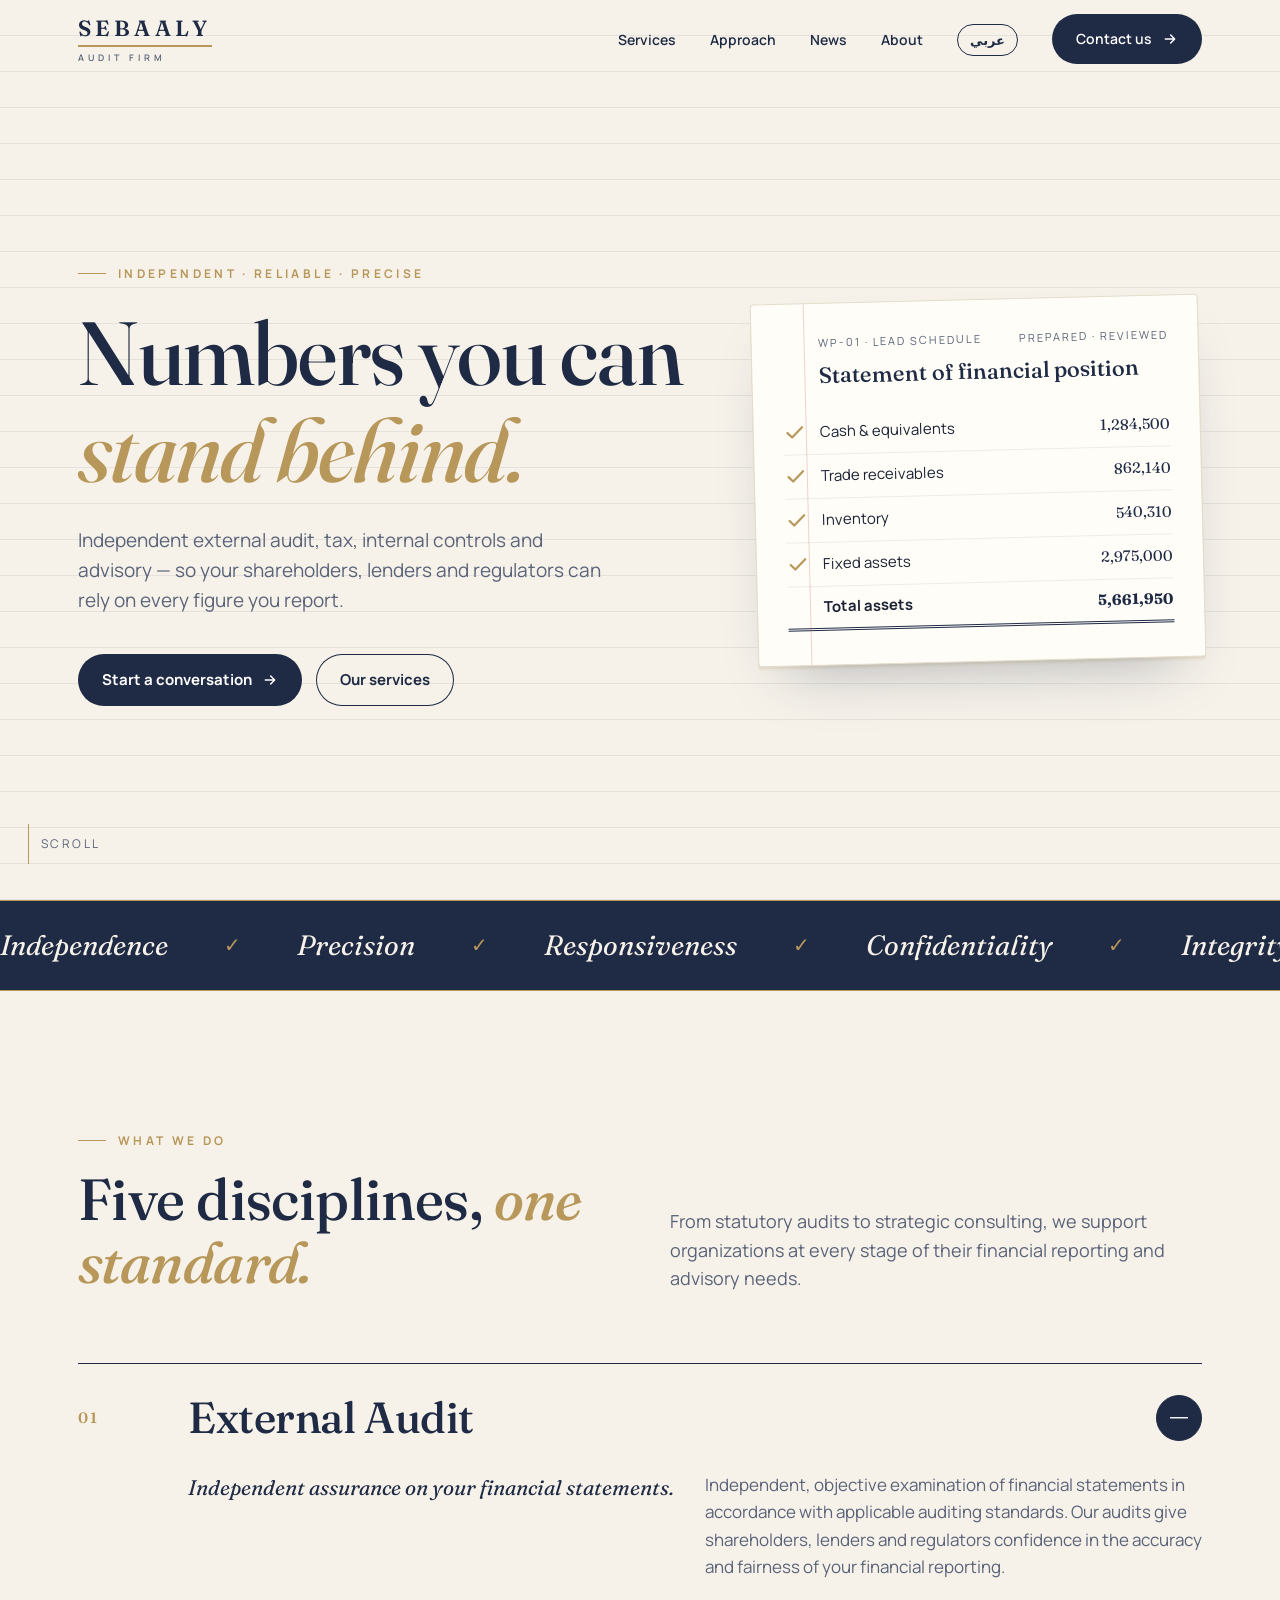
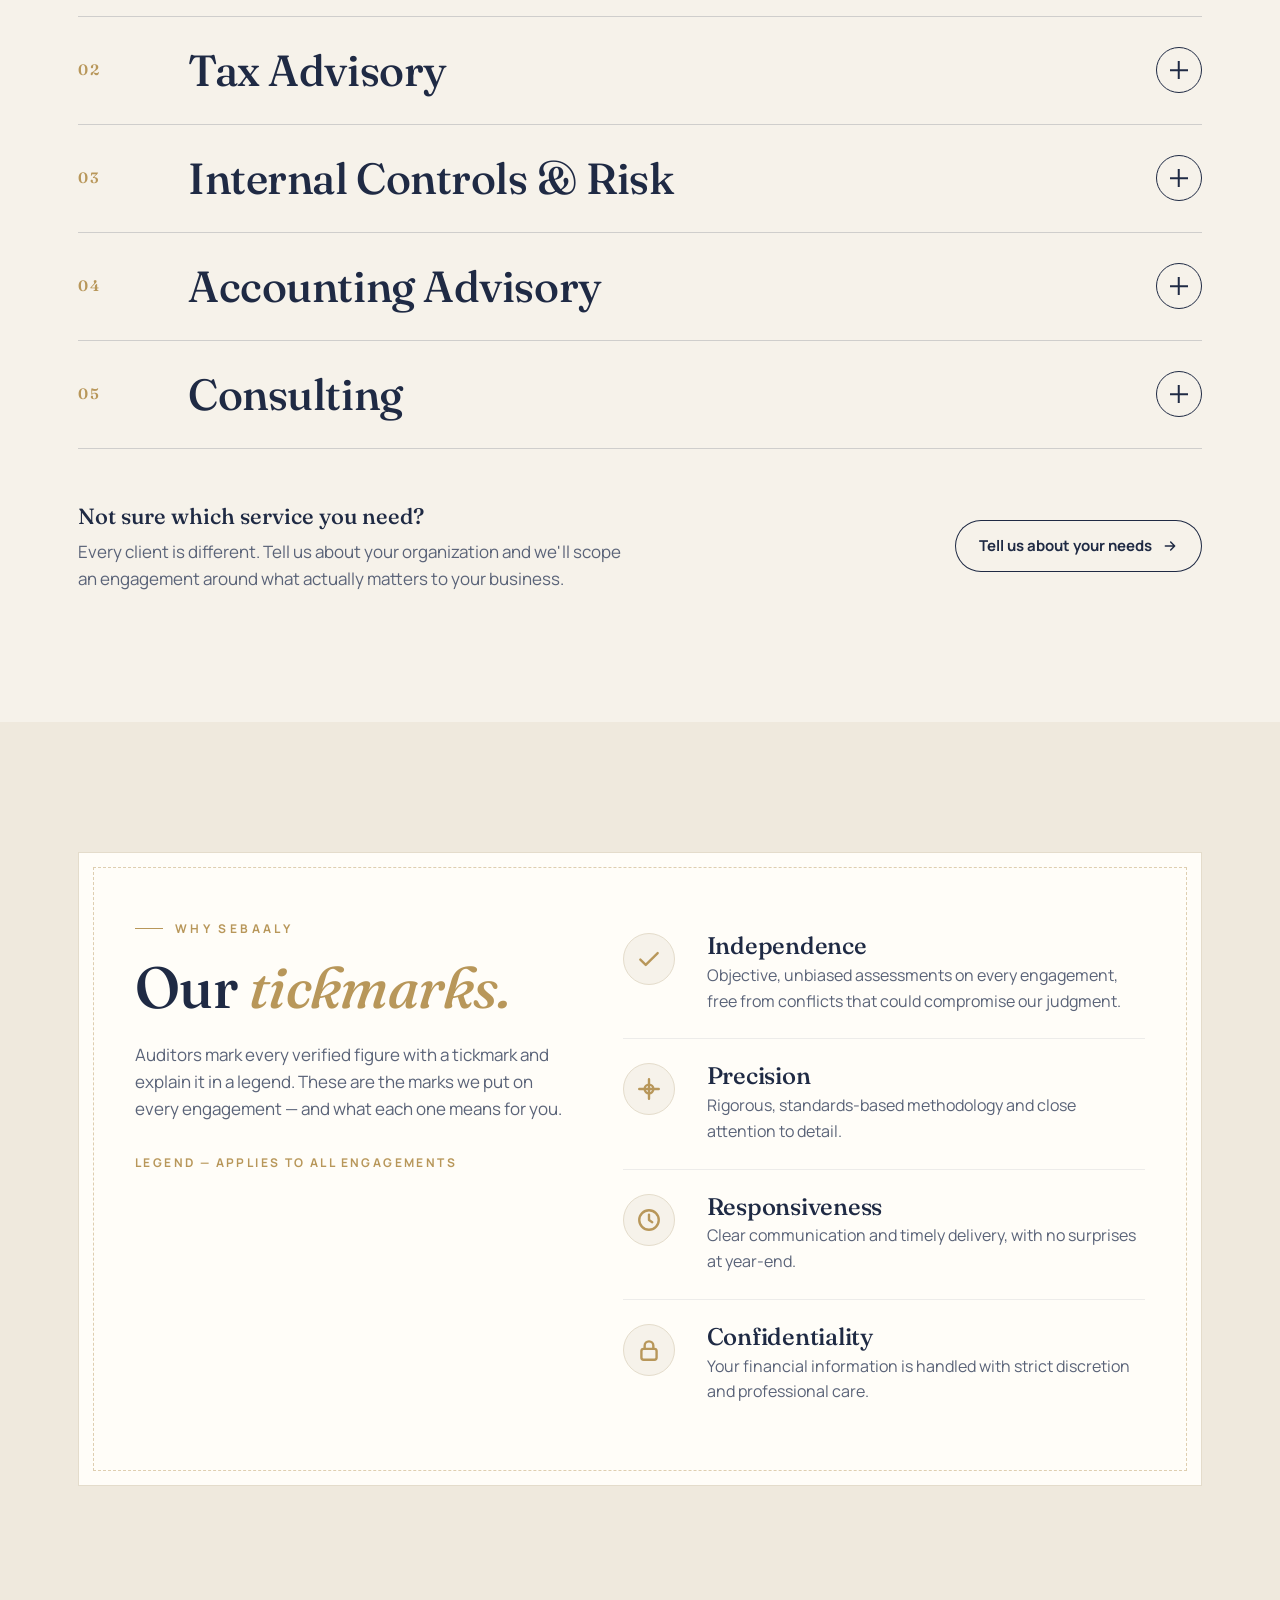
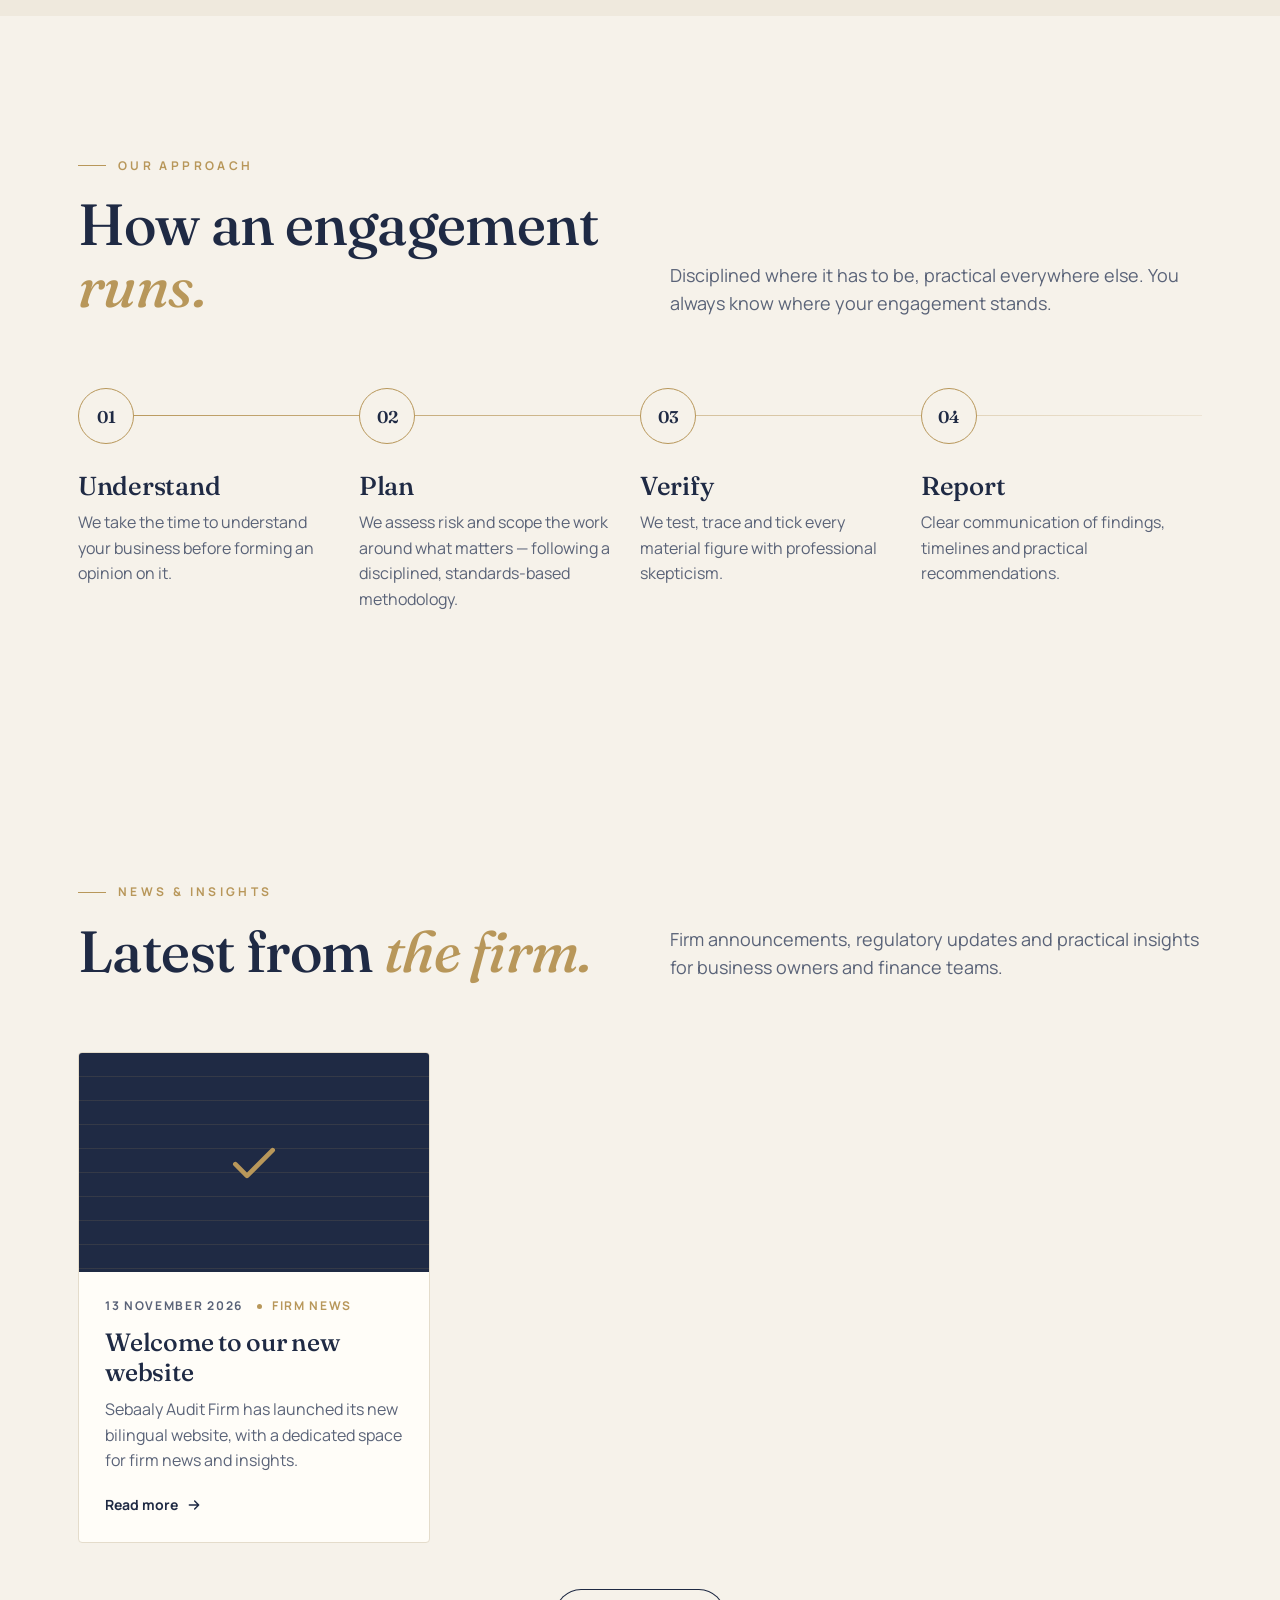
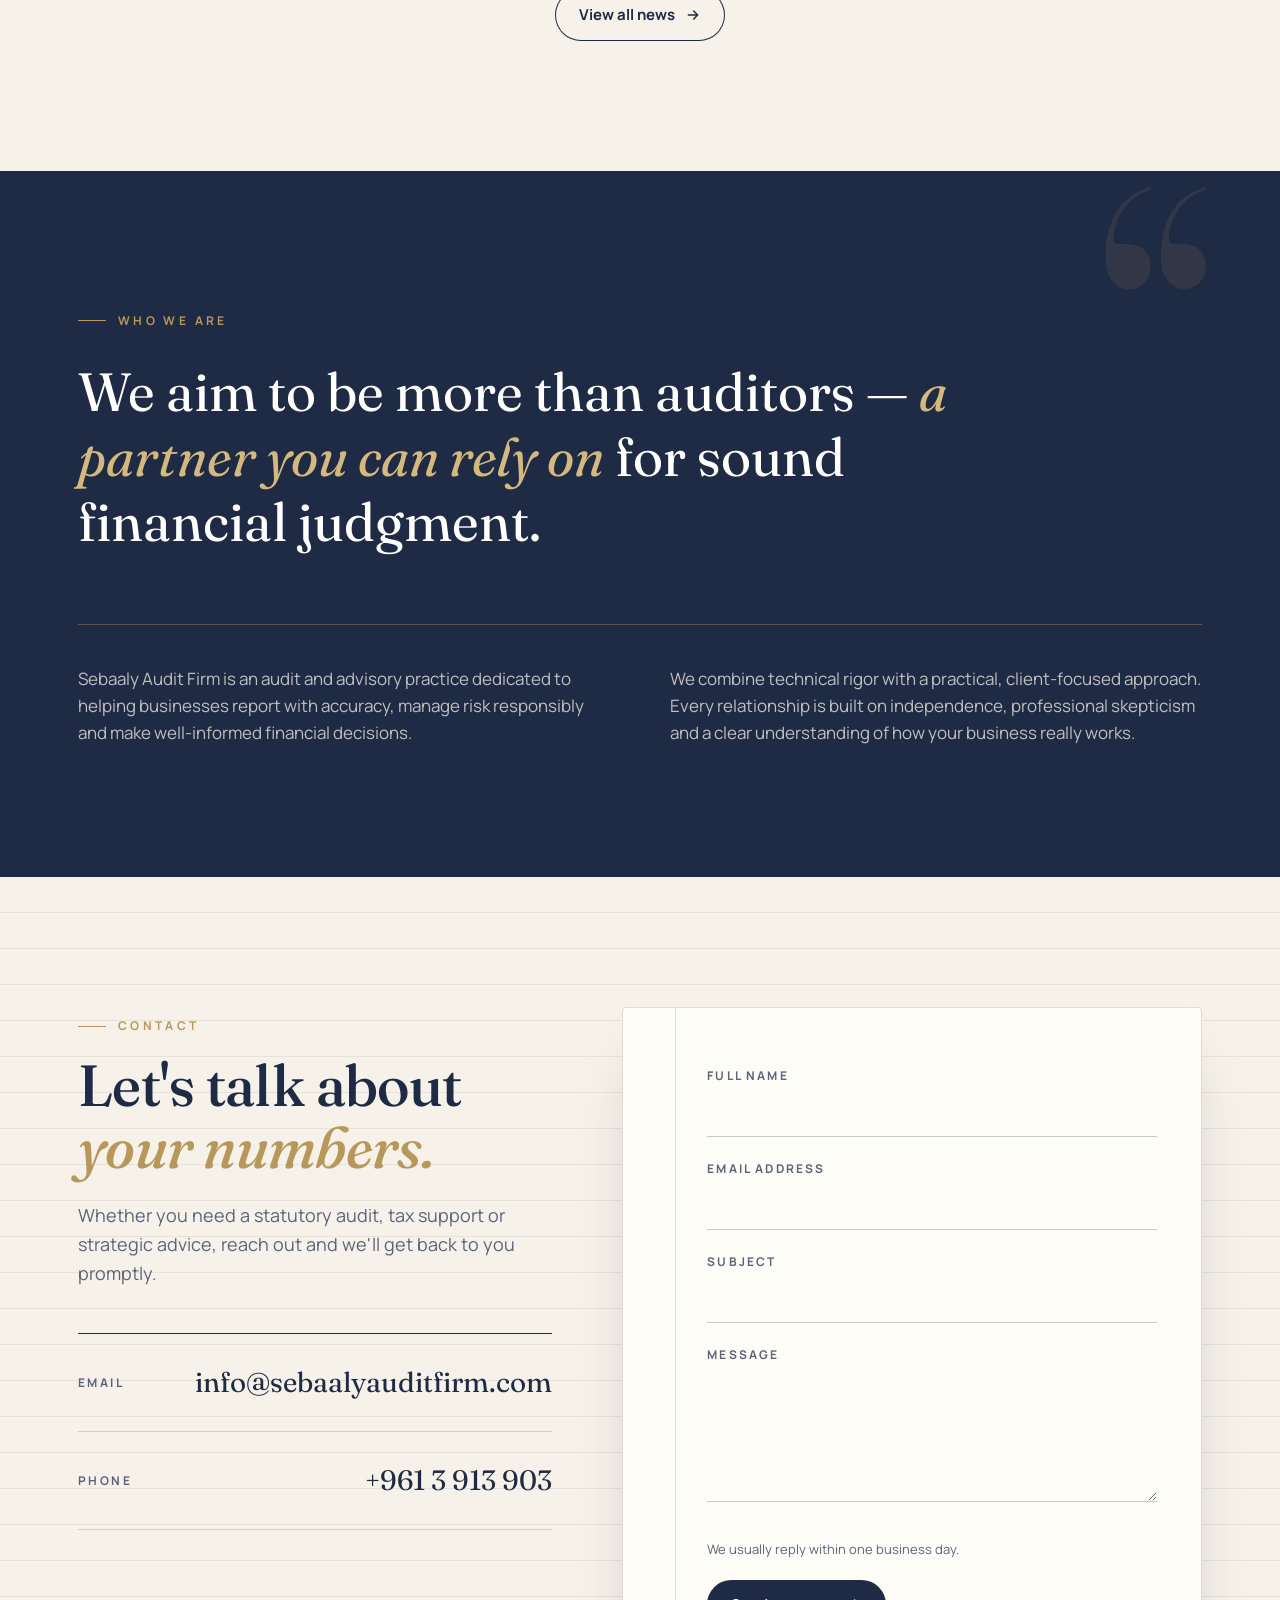
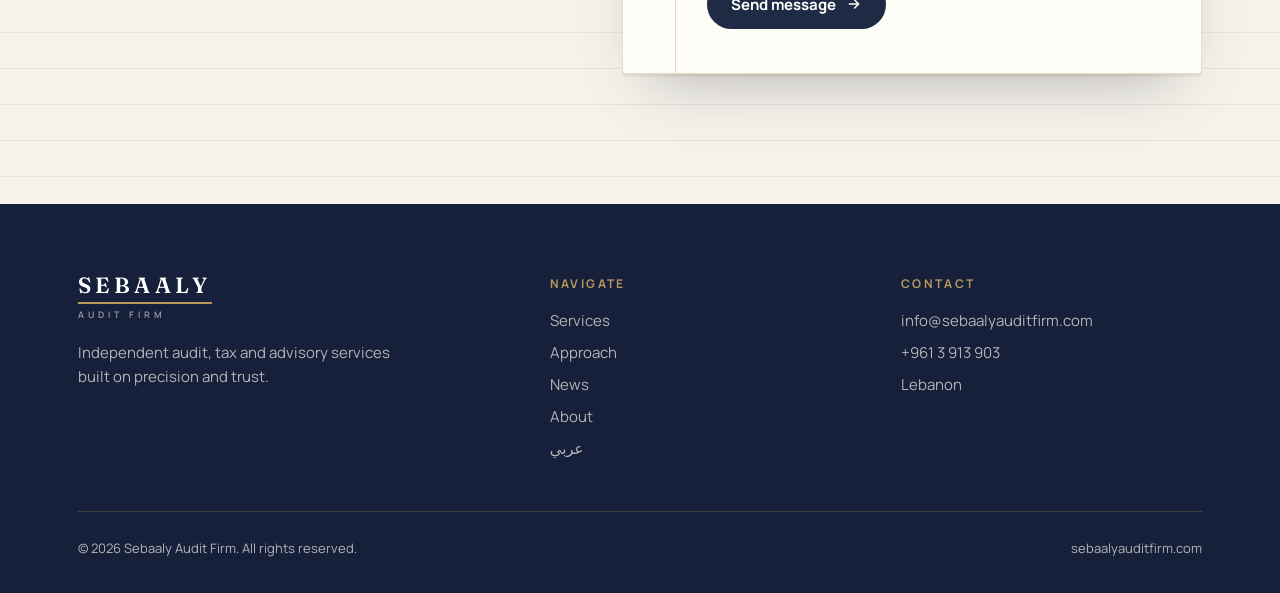
<file: index.html>
<!DOCTYPE html>
<html lang="en" dir="ltr">
<head>
<meta charset="UTF-8">
<meta name="viewport" content="width=device-width, initial-scale=1.0">
<title>Sebaaly Audit Firm | Audit, Tax & Advisory — Lebanon</title>
<meta name="description" content="Sebaaly Audit Firm provides independent external audit, tax advisory, internal controls, accounting advisory and consulting services.">
<meta property="og:title" content="Sebaaly Audit Firm | Audit, Tax & Advisory — Lebanon">
<meta property="og:description" content="Sebaaly Audit Firm provides independent external audit, tax advisory, internal controls, accounting advisory and consulting services.">
<meta name="theme-color" content="#1F2A44">
<link rel="icon" href="data:image/svg+xml,%3Csvg xmlns='http://www.w3.org/2000/svg' viewBox='0 0 64 64'%3E%3Crect width='64' height='64' rx='12' fill='%231F2A44'/%3E%3Cpath d='M16 33l11 11 22-24' fill='none' stroke='%23B8975A' stroke-width='6' stroke-linecap='round' stroke-linejoin='round'/%3E%3C/svg%3E">
<link rel="preconnect" href="https://fonts.googleapis.com">
<link rel="preconnect" href="https://fonts.gstatic.com" crossorigin>
<link href="https://fonts.googleapis.com/css2?family=Fraunces:ital,opsz,wght@0,9..144,400;0,9..144,500;0,9..144,600;1,9..144,400;1,9..144,500&family=Manrope:wght@400;500;600;700;800&display=swap" rel="stylesheet">
<link rel="stylesheet" href="styles.css">
<link rel="alternate" hreflang="en" href="https://sebaalyauditfirm.com/">
<link rel="alternate" hreflang="ar" href="https://sebaalyauditfirm.com/ar/">
</head>
<body data-root="">

<header class="site-header">
  <div class="wrap nav">
    <a href="#top" class="wordmark" aria-label="Sebaaly Audit Firm"><b>SEBAALY</b><span>AUDIT FIRM</span></a>
    <button class="toggle" aria-label="Menu" aria-expanded="false"><span></span><span></span><span></span></button>
    <ul class="menu">
      <li><a href="#services">Services</a></li><li><a href="#approach">Approach</a></li><li><a href="#news">News</a></li><li><a href="#about">About</a></li>
      <li><a href="ar/index.html" class="lang" lang="ar">عربي</a></li>
      <li><a href="#contact" class="btn">Contact us <svg class="arr" width="16" height="16" viewBox="0 0 24 24" fill="none" stroke="currentColor" stroke-width="2.2" stroke-linecap="round" stroke-linejoin="round"><path d="M5 12h14M13 6l6 6-6 6"/></svg></a></li>
    </ul>
  </div>
</header>

<main id="top">
<section class="hero ledger-bg">
  <div class="wrap hero-grid">
    <div>
      <span class="eyebrow rv">Independent · Reliable · Precise</span>
      <h1 class="rv d1">Numbers you can <em>stand behind.</em></h1>
      <p class="lead rv d2">Independent external audit, tax, internal controls and advisory — so your shareholders, lenders and regulators can rely on every figure you report.</p>
      <div class="hero-ctas rv d3">
        <a href="#contact" class="btn">Start a conversation <svg class="arr" width="16" height="16" viewBox="0 0 24 24" fill="none" stroke="currentColor" stroke-width="2.2" stroke-linecap="round" stroke-linejoin="round"><path d="M5 12h14M13 6l6 6-6 6"/></svg></a>
        <a href="#services" class="btn ghost">Our services</a>
      </div>
    </div>
    <div class="tilt"><div class="paper rv d2" aria-hidden="true">
      <div class="paper-head"><span>WP-01 · Lead schedule</span><span>Prepared · Reviewed</span></div>
      <h4>Statement of financial position</h4>
      <div class="row"><svg class="tick" viewBox="0 0 24 24"><path d="M4 12.5l5 5L20 6.5"/></svg><span>Cash & equivalents</span><span class="amt">1,284,500</span></div><div class="row"><svg class="tick" viewBox="0 0 24 24"><path d="M4 12.5l5 5L20 6.5"/></svg><span>Trade receivables</span><span class="amt">862,140</span></div><div class="row"><svg class="tick" viewBox="0 0 24 24"><path d="M4 12.5l5 5L20 6.5"/></svg><span>Inventory</span><span class="amt">540,310</span></div><div class="row"><svg class="tick" viewBox="0 0 24 24"><path d="M4 12.5l5 5L20 6.5"/></svg><span>Fixed assets</span><span class="amt">2,975,000</span></div><div class="row total"><svg class="tick" viewBox="0 0 24 24"><path d="M4 12.5l5 5L20 6.5"/></svg><span>Total assets</span><span class="amt">5,661,950</span></div>
      <div class="stamp"><div>VERIFIED<strong>SEBAALY</strong>AUDIT FIRM</div></div>
    </div></div>
  </div>
  <div class="margin-note"><i></i>Scroll</div>
</section>

<div class="marquee" aria-hidden="true"><div class="marquee-track"><span>Independence</span><span>Precision</span><span>Responsiveness</span><span>Confidentiality</span><span>Integrity</span><span>Professional skepticism</span><span>Independence</span><span>Precision</span><span>Responsiveness</span><span>Confidentiality</span><span>Integrity</span><span>Professional skepticism</span></div></div>

<section id="services">
  <div class="wrap">
    <div class="sec-head">
      <div><span class="eyebrow rv">What we do</span><h2 class="rv d1">Five disciplines, <em>one standard.</em></h2></div>
      <p class="rv d2">From statutory audits to strategic consulting, we support organizations at every stage of their financial reporting and advisory needs.</p>
    </div>
    <div class="svc rv"><details open><summary><span class="num">01</span><h3>External Audit</h3><span class="plus" aria-hidden="true"></span></summary><div class="body"><span></span><p class="short">Independent assurance on your financial statements.</p><p>Independent, objective examination of financial statements in accordance with applicable auditing standards. Our audits give shareholders, lenders and regulators confidence in the accuracy and fairness of your financial reporting.</p></div></details><details><summary><span class="num">02</span><h3>Tax Advisory</h3><span class="plus" aria-hidden="true"></span></summary><div class="body"><span></span><p class="short">Compliance and planning, without surprises.</p><p>Practical, up-to-date tax guidance covering compliance, planning and reporting. We help you understand your obligations, manage risk and structure your affairs efficiently within the bounds of the law.</p></div></details><details><summary><span class="num">03</span><h3>Internal Controls & Risk</h3><span class="plus" aria-hidden="true"></span></summary><div class="body"><span></span><p class="short">Find the gaps before they find you.</p><p>Evaluation and enhancement of internal control systems and risk management processes. We identify gaps and recommend practical improvements to protect your assets and strengthen operational resilience.</p></div></details><details><summary><span class="num">04</span><h3>Accounting Advisory</h3><span class="plus" aria-hidden="true"></span></summary><div class="body"><span></span><p class="short">Books that are always audit-ready.</p><p>Technical accounting support for complex transactions, new standards and financial reporting challenges. We help ensure your books are accurate, well-documented and audit-ready.</p></div></details><details><summary><span class="num">05</span><h3>Consulting</h3><span class="plus" aria-hidden="true"></span></summary><div class="body"><span></span><p class="short">Financial judgment for the decisions that matter.</p><p>Broader business and financial advisory — including due diligence, process improvement and strategic financial guidance — tailored to the specific challenges your organization faces.</p></div></details></div>
    <div class="svc-foot rv">
      <p><b>Not sure which service you need?</b>Every client is different. Tell us about your organization and we'll scope an engagement around what actually matters to your business.</p>
      <a href="#contact" class="btn ghost">Tell us about your needs <svg class="arr" width="16" height="16" viewBox="0 0 24 24" fill="none" stroke="currentColor" stroke-width="2.2" stroke-linecap="round" stroke-linejoin="round"><path d="M5 12h14M13 6l6 6-6 6"/></svg></a>
    </div>
  </div>
</section>

<section class="legend-sec ledger-bg">
  <div class="wrap">
    <div class="legend rv">
      <div class="legend-intro">
        <span class="eyebrow">Why Sebaaly</span>
        <h2 style="margin-top:18px">Our <em>tickmarks.</em></h2>
        <p>Auditors mark every verified figure with a tickmark and explain it in a legend. These are the marks we put on every engagement — and what each one means for you.</p>
        <small>Legend — applies to all engagements</small>
      </div>
      <ul class="marks"><li class="rv d1"><span class="mark"><svg viewBox="0 0 24 24"><path d="M4 12.5l5 5L20 6.5"/></svg></span><div><h3>Independence</h3><p>Objective, unbiased assessments on every engagement, free from conflicts that could compromise our judgment.</p></div></li><li class="rv d2"><span class="mark"><svg viewBox="0 0 24 24"><path d="M12 3v18M3 12h18"/><circle cx="12" cy="12" r="4"/></svg></span><div><h3>Precision</h3><p>Rigorous, standards-based methodology and close attention to detail.</p></div></li><li class="rv d3"><span class="mark"><svg viewBox="0 0 24 24"><circle cx="12" cy="12" r="9"/><path d="M12 7v5l3 2"/></svg></span><div><h3>Responsiveness</h3><p>Clear communication and timely delivery, with no surprises at year-end.</p></div></li><li class="rv d1"><span class="mark"><svg viewBox="0 0 24 24"><rect x="5" y="11" width="14" height="10" rx="2"/><path d="M8 11V8a4 4 0 0 1 8 0v3"/></svg></span><div><h3>Confidentiality</h3><p>Your financial information is handled with strict discretion and professional care.</p></div></li></ul>
    </div>
  </div>
</section>

<section id="approach">
  <div class="wrap">
    <div class="sec-head">
      <div><span class="eyebrow rv">Our approach</span><h2 class="rv d1">How an engagement <em>runs.</em></h2></div>
      <p class="rv d2">Disciplined where it has to be, practical everywhere else. You always know where your engagement stands.</p>
    </div>
    <div class="steps"><div class="step rv d1"><div class="dot">01</div><h3>Understand</h3><p>We take the time to understand your business before forming an opinion on it.</p></div><div class="step rv d2"><div class="dot">02</div><h3>Plan</h3><p>We assess risk and scope the work around what matters — following a disciplined, standards-based methodology.</p></div><div class="step rv d3"><div class="dot">03</div><h3>Verify</h3><p>We test, trace and tick every material figure with professional skepticism.</p></div><div class="step rv d1"><div class="dot">04</div><h3>Report</h3><p>Clear communication of findings, timelines and practical recommendations.</p></div></div>
  </div>
</section>

<section id="news" class="news-sec" hidden>
  <div class="wrap">
    <div class="sec-head">
      <div><span class="eyebrow rv">News & insights</span><h2 class="rv d1">Latest from <em>the firm.</em></h2></div>
      <p class="rv d2">Firm announcements, regulatory updates and practical insights for business owners and finance teams.</p>
    </div>
    <div id="news-root" data-mode="home"></div>
    <div class="news-more"><a href="news.html" class="btn ghost">View all news <svg class="arr" width="16" height="16" viewBox="0 0 24 24" fill="none" stroke="currentColor" stroke-width="2.2" stroke-linecap="round" stroke-linejoin="round"><path d="M5 12h14M13 6l6 6-6 6"/></svg></a></div>
  </div>
</section>

<section class="quote" id="about">
  <div class="wrap">
    <span class="big" aria-hidden="true">&ldquo;</span>
    <span class="eyebrow rv">Who we are</span>
    <blockquote class="rv d1">We aim to be more than auditors — <em>a partner you can rely on</em> for sound financial judgment.</blockquote>
    <div class="about-cols rv d2"><p>Sebaaly Audit Firm is an audit and advisory practice dedicated to helping businesses report with accuracy, manage risk responsibly and make well-informed financial decisions.</p><p>We combine technical rigor with a practical, client-focused approach. Every relationship is built on independence, professional skepticism and a clear understanding of how your business really works.</p></div>
  </div>
</section>

<section id="contact" class="ledger-bg">
  <div class="wrap contact-grid">
    <div>
      <span class="eyebrow rv">Contact</span>
      <h2 class="rv d1">Let's talk about <em>your numbers.</em></h2>
      <p class="rv d2">Whether you need a statutory audit, tax support or strategic advice, reach out and we'll get back to you promptly.</p>
      <div class="lines rv d3">
        <a href="mailto:info@sebaalyauditfirm.com"><small>Email</small><span>info@sebaalyauditfirm.com</span></a>
        <a href="tel:+9613913903"><small>Phone</small><span>+961 3 913 903</span></a>
      </div>
    </div>
    <form class="paper rv d2" action="https://formsubmit.co/info@sebaalyauditfirm.com" method="POST">
      <input type="hidden" name="_subject" value="New enquiry from sebaalyauditfirm.com">
      <input type="hidden" name="_template" value="table">
      <input type="text" name="_honey" style="display:none" tabindex="-1" autocomplete="off">
      <div class="field"><label for="n">Full name</label><input id="n" name="name" required autocomplete="name"></div>
      <div class="field"><label for="e">Email address</label><input id="e" type="email" name="email" required autocomplete="email" dir="ltr"></div>
      <div class="field"><label for="s">Subject</label><input id="s" name="subject"></div>
      <div class="field"><label for="m">Message</label><textarea id="m" name="message" rows="4" required></textarea></div>
      <div class="form-foot"><small>We usually reply within one business day.</small><button class="btn" type="submit">Send message <svg class="arr" width="16" height="16" viewBox="0 0 24 24" fill="none" stroke="currentColor" stroke-width="2.2" stroke-linecap="round" stroke-linejoin="round"><path d="M5 12h14M13 6l6 6-6 6"/></svg></button></div>
    </form>
  </div>
</section>
</main>


<footer>
  <div class="wrap">
    <div class="foot-grid">
      <div><a href="#top" class="wordmark"><b>SEBAALY</b><span>AUDIT FIRM</span></a><p>Independent audit, tax and advisory services built on precision and trust.</p></div>
      <div><h5>Navigate</h5><ul><li><a href="#services">Services</a></li><li><a href="#approach">Approach</a></li><li><a href="#news">News</a></li><li><a href="#about">About</a></li><li><a href="ar/index.html">عربي</a></li></ul></div>
      <div><h5>Contact</h5><ul>
        <li><a href="mailto:info@sebaalyauditfirm.com">info@sebaalyauditfirm.com</a></li>
        <li><a href="tel:+9613913903" class="ltr">+961 3 913 903</a></li>
        <li>Lebanon</li></ul></div>
    </div>
    <div class="foot-bottom"><span>&copy; <span id="yr">2026</span> Sebaaly Audit Firm. All rights reserved.</span><span>sebaalyauditfirm.com</span></div>
  </div>
</footer>
<script>window.NEWS_I18N={"n_read": "Read more", "n_back": "All news", "n_empty": "No news yet — check back soon.", "n_notfound": "This article could not be found.", "n_all": "View all news"};</script>
<script src="main.js"></script>
<script src="news.js"></script>
</body>
</html>
</file>
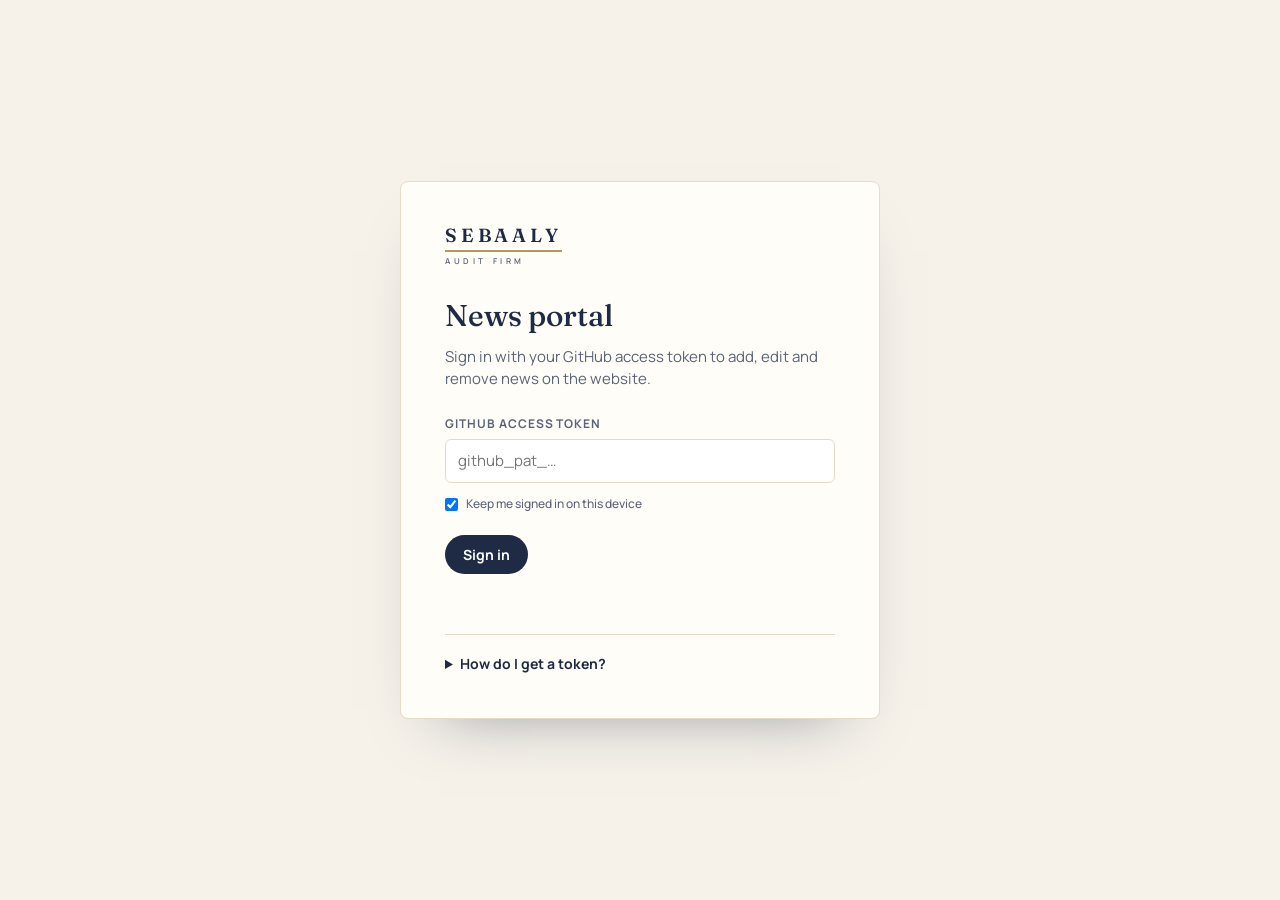
<file: admin/index.html>
<!DOCTYPE html>
<html lang="en">
<head>
<meta charset="UTF-8">
<meta name="viewport" content="width=device-width, initial-scale=1.0">
<meta name="robots" content="noindex,nofollow">
<title>News Portal | Sebaaly Audit Firm</title>
<link rel="icon" href="data:image/svg+xml,%3Csvg xmlns='http://www.w3.org/2000/svg' viewBox='0 0 64 64'%3E%3Crect width='64' height='64' rx='12' fill='%231F2A44'/%3E%3Cpath d='M16 33l11 11 22-24' fill='none' stroke='%23B8975A' stroke-width='6' stroke-linecap='round' stroke-linejoin='round'/%3E%3C/svg%3E">
<link rel="preconnect" href="https://fonts.googleapis.com">
<link rel="preconnect" href="https://fonts.gstatic.com" crossorigin>
<link href="https://fonts.googleapis.com/css2?family=Fraunces:opsz,wght@9..144,500;9..144,600&family=Manrope:wght@400;500;600;700&family=IBM+Plex+Sans+Arabic:wght@400;500&display=swap" rel="stylesheet">
<style>
:root{--navy:#1F2A44;--gold:#B8975A;--paper:#F6F2EA;--card:#FFFDF8;--line:#E4DCCB;--muted:#5A6378;--red:#B4443C;--green:#2E7D4F}
*{box-sizing:border-box;margin:0;padding:0}
body{font-family:Manrope,system-ui,sans-serif;background:var(--paper);color:var(--navy);font-size:15px;line-height:1.5}
h1,h2{font-family:Fraunces,Georgia,serif;font-weight:500}
.wm{display:inline-flex;flex-direction:column;line-height:1;text-decoration:none;color:var(--navy)}
.wm b{font-family:Fraunces,serif;font-size:19px;letter-spacing:.2em;font-weight:600;padding-bottom:5px;border-bottom:2px solid var(--gold)}
.wm span{font-size:8px;letter-spacing:.45em;color:var(--muted);margin-top:5px;font-weight:600}
.btn{display:inline-flex;align-items:center;gap:8px;background:var(--navy);color:#fff;border:0;border-radius:999px;padding:10px 18px;font:700 14px Manrope,sans-serif;cursor:pointer;text-decoration:none;transition:background .2s}
.btn:hover{background:var(--gold)}
.btn.ghost{background:transparent;color:var(--navy);box-shadow:inset 0 0 0 1px var(--navy)}
.btn.ghost:hover{background:var(--navy);color:#fff}
.btn.danger{background:transparent;color:var(--red);box-shadow:inset 0 0 0 1px var(--red)}
.btn.danger:hover{background:var(--red);color:#fff}
.btn.sm{padding:7px 13px;font-size:13px}
.btn:disabled{opacity:.5;cursor:wait}
input,textarea,select{width:100%;font:inherit;font-size:15px;color:var(--navy);background:#fff;border:1px solid var(--line);border-radius:6px;padding:10px 12px;outline:none;transition:border-color .2s}
input:focus,textarea:focus{border-color:var(--gold)}
textarea{resize:vertical;min-height:90px;line-height:1.6}
[dir=rtl]{font-family:"IBM Plex Sans Arabic",sans-serif}
label{display:block;font-size:12px;font-weight:700;letter-spacing:.08em;text-transform:uppercase;color:var(--muted);margin-bottom:6px}
.hidden{display:none!important}

/* login */
#login{min-height:100vh;display:grid;place-items:center;padding:30px}
.login-card{background:var(--card);border:1px solid var(--line);border-radius:8px;padding:44px;max-width:480px;width:100%;box-shadow:0 30px 60px -40px rgba(31,42,68,.5)}
.login-card h1{font-size:30px;margin:28px 0 8px}
.login-card p{color:var(--muted);margin-bottom:24px}
.login-card .row{display:flex;align-items:center;gap:8px;margin:12px 0 22px;font-size:14px;color:var(--muted)}
.login-card .row input{width:auto}
details.help{margin-top:26px;border-top:1px solid var(--line);padding-top:18px;font-size:14px;color:var(--muted)}
details.help summary{cursor:pointer;font-weight:700;color:var(--navy)}
details.help ol{padding-left:20px;margin-top:12px;display:grid;gap:6px}
details.help a{color:var(--gold)}
.msg{font-size:14px;margin-top:14px;min-height:20px}
.msg.err{color:var(--red)} .msg.ok{color:var(--green)}

/* app */
header.top{background:var(--card);border-bottom:1px solid var(--line);position:sticky;top:0;z-index:5}
.bar{max-width:1100px;margin:0 auto;padding:16px 24px;display:flex;align-items:center;justify-content:space-between;gap:16px}
.bar .acts{display:flex;gap:10px;align-items:center}
.bar small{color:var(--muted);font-size:13px}
main{max-width:1100px;margin:0 auto;padding:40px 24px 90px}
.head{display:flex;justify-content:space-between;align-items:end;gap:20px;margin-bottom:28px;flex-wrap:wrap}
.head h1{font-size:36px}
.head p{color:var(--muted)}
.list{background:var(--card);border:1px solid var(--line);border-radius:8px;overflow:hidden}
.item{display:grid;grid-template-columns:76px 1fr auto;gap:18px;align-items:center;padding:16px 20px;border-bottom:1px solid var(--line)}
.item:last-child{border:0}
.thumb{width:76px;height:52px;border-radius:4px;background:var(--navy) center/cover;display:grid;place-items:center;color:var(--gold);font-size:20px}
.item h3{font-family:Fraunces,serif;font-weight:500;font-size:18px}
.item .ar{color:var(--muted);font-size:14px}
.item .meta{font-size:12px;color:var(--muted);letter-spacing:.06em;text-transform:uppercase;font-weight:700;margin-bottom:2px}
.tag{display:inline-block;background:#F3E9D3;color:#8A6A2E;border-radius:4px;padding:1px 7px;font-size:11px;margin-left:6px;letter-spacing:.04em}
.item .acts{display:flex;gap:8px}
.empty{padding:50px;text-align:center;color:var(--muted)}

/* editor */
.panel{background:var(--card);border:1px solid var(--line);border-radius:8px;padding:28px;margin-bottom:22px}
.panel h2{font-size:21px;margin-bottom:18px;display:flex;justify-content:space-between;align-items:center}
.grid2{display:grid;grid-template-columns:1fr 1fr;gap:20px}
.grid3{display:grid;grid-template-columns:200px 1fr 1fr;gap:20px}
.f{margin-bottom:18px}
.lang-h{font-size:12px;font-weight:800;letter-spacing:.14em;color:var(--gold);margin-bottom:12px;text-transform:uppercase}
.hint{font-size:13px;color:var(--muted);margin-top:6px}
.hint code{background:#F3E9D3;padding:1px 5px;border-radius:3px;font-size:12px}
.imgbox{display:flex;gap:20px;align-items:center;flex-wrap:wrap}
.imgprev{width:240px;aspect-ratio:16/10;border-radius:6px;background:var(--navy) center/cover;display:grid;place-items:center;color:var(--gold);font-size:13px;border:1px solid var(--line)}
.footbar{position:sticky;bottom:0;background:rgba(246,242,234,.95);backdrop-filter:blur(6px);border-top:1px solid var(--line);padding:14px 0;display:flex;justify-content:space-between;align-items:center;gap:14px;flex-wrap:wrap}
.check{display:flex;gap:8px;align-items:center;font-size:14px}
.check input{width:auto}
#toast{opacity:0;position:fixed;bottom:24px;left:50%;transform:translateX(-50%) translateY(120px);background:var(--navy);color:#fff;padding:13px 22px;border-radius:999px;font-weight:600;font-size:14px;transition:transform .35s;z-index:20;max-width:90vw;text-align:center}
#toast.show{opacity:1;transform:translateX(-50%) translateY(0)}
#toast.err{background:var(--red)}
@media(max-width:760px){.grid2,.grid3{grid-template-columns:1fr}.item{grid-template-columns:1fr}.thumb{display:none}.login-card{padding:30px 24px}}
</style>
</head>
<body>

<!-- LOGIN -->
<section id="login" class="hidden">
  <div class="login-card">
    <a class="wm" href="../"><b>SEBAALY</b><span>AUDIT FIRM</span></a>
    <h1>News portal</h1>
    <p>Sign in with your GitHub access token to add, edit and remove news on the website.</p>
    <label for="tok">GitHub access token</label>
    <input id="tok" type="password" placeholder="github_pat_…" autocomplete="off" spellcheck="false">
    <div class="row"><input type="checkbox" id="remember" checked><label for="remember" style="margin:0;text-transform:none;letter-spacing:0;font-weight:500">Keep me signed in on this device</label></div>
    <button class="btn" id="signin">Sign in</button>
    <div class="msg" id="loginMsg"></div>
    <details class="help">
      <summary>How do I get a token?</summary>
      <ol>
        <li>Open <a href="https://github.com/settings/personal-access-tokens/new" target="_blank" rel="noopener">GitHub → Fine-grained tokens → Generate new token</a>.</li>
        <li>Name it “Sebaaly news portal” and pick an expiry (e.g. 1 year).</li>
        <li><b>Resource owner:</b> the Sebaaly Audit Firm GitHub account. <b>Repository access:</b> Only select repositories → the website repository.</li>
        <li><b>Permissions → Repository → Contents:</b> Read and write. Nothing else.</li>
        <li>Generate, copy the token and paste it here. Don't share it — it can edit the website.</li>
      </ol>
    </details>
  </div>
</section>

<!-- APP -->
<div id="app" class="hidden">
  <header class="top"><div class="bar">
    <a class="wm" href="../" target="_blank"><b>SEBAALY</b><span>NEWS PORTAL</span></a>
    <div class="acts"><small id="who"></small><a class="btn ghost sm" href="../news.html" target="_blank">View site</a><button class="btn ghost sm" id="signout">Sign out</button></div>
  </div></header>

  <main id="listView">
    <div class="head">
      <div><h1>News</h1><p>Posts appear on the homepage (latest 3) and on the News page, in English and Arabic.</p></div>
      <button class="btn" id="newBtn">+ New post</button>
    </div>
    <div class="list" id="list"><div class="empty">Loading…</div></div>
  </main>

  <main id="editView" class="hidden">
    <div class="head">
      <div><h1 id="editTitle">New post</h1><p>Fill in both languages. If an Arabic field is empty, the English text is shown on the Arabic site (and vice versa).</p></div>
      <button class="btn ghost" id="backBtn">← Back to list</button>
    </div>

    <div class="panel">
      <h2>Details</h2>
      <div class="grid3">
        <div class="f"><label for="date">Date</label><input type="date" id="date"></div>
        <div class="f"><label for="cat_en">Category (English)</label><input id="cat_en" placeholder="e.g. Firm news, Tax update"></div>
        <div class="f"><label for="cat_ar">Category (Arabic)</label><input id="cat_ar" dir="rtl" placeholder="مثال: أخبار المكتب"></div>
      </div>
    </div>

    <div class="panel">
      <h2>Content</h2>
      <div class="grid2">
        <div>
          <div class="lang-h">English</div>
          <div class="f"><label for="t_en">Title</label><input id="t_en"></div>
          <div class="f"><label for="s_en">Short summary</label><textarea id="s_en" rows="2" style="min-height:60px"></textarea></div>
          <div class="f"><label for="b_en">Article</label><textarea id="b_en" rows="12"></textarea></div>
        </div>
        <div>
          <div class="lang-h">العربية</div>
          <div class="f"><label for="t_ar">Title</label><input id="t_ar" dir="rtl"></div>
          <div class="f"><label for="s_ar">Short summary</label><textarea id="s_ar" dir="rtl" rows="2" style="min-height:60px"></textarea></div>
          <div class="f"><label for="b_ar">Article</label><textarea id="b_ar" dir="rtl" rows="12"></textarea></div>
        </div>
      </div>
      <p class="hint">Formatting: leave a blank line between paragraphs · <code>## Heading</code> · <code>- list item</code> · <code>**bold**</code> · <code>[link text](https://…)</code></p>
    </div>

    <div class="panel">
      <h2>Cover image <span class="hint" style="margin:0">optional</span></h2>
      <div class="imgbox">
        <div class="imgprev" id="imgPrev">No image</div>
        <div>
          <input type="file" id="imgFile" accept="image/*" style="max-width:280px">
          <p class="hint">JPG or PNG. It's resized automatically to keep the site fast.</p>
          <button class="btn danger sm hidden" id="imgRemove" style="margin-top:10px">Remove image</button>
        </div>
      </div>
    </div>

    <div class="footbar">
      <label class="check" style="margin:0;text-transform:none;letter-spacing:0;font-weight:500;color:var(--navy)"><input type="checkbox" id="draft"> Save as draft (hidden from the website)</label>
      <div style="display:flex;gap:10px"><button class="btn danger hidden" id="delBtn">Delete</button><button class="btn" id="saveBtn">Publish</button></div>
    </div>
  </main>
</div>

<div id="toast"></div>

<script>
(function(){
  // The repository is detected from the token at sign-in (no account name is hard-coded).
  var OWNER='', REPO='', BRANCH='main', NEWS='data/news.json', IMG_DIR='images/news/', API='';
  var RKEY='sebaaly_news_repo';
  function setRepo(r){OWNER=r.owner.login;REPO=r.name;BRANCH=r.default_branch||'main';API='https://api.github.com/repos/'+OWNER+'/'+REPO+'/contents/'}
  var KEY='sebaaly_news_token', token=null, posts=[], editing=null, newImage=null, removeImage=false;
  var $=function(id){return document.getElementById(id)};

  function store(){try{return localStorage.getItem(KEY)||sessionStorage.getItem(KEY)}catch(e){return null}}
  function save(t,remember){try{(remember?localStorage:sessionStorage).setItem(KEY,t)}catch(e){}}
  function clear(){try{localStorage.removeItem(KEY);sessionStorage.removeItem(KEY)}catch(e){}}
  function toast(m,err){var t=$('toast');t.textContent=m;t.className='show'+(err?' err':'');clearTimeout(t._h);t._h=setTimeout(function(){t.className=err?'err':''},err?6000:3800)}
  function esc(s){return String(s==null?'':s).replace(/[&<>"']/g,function(c){return{'&':'&amp;','<':'&lt;','>':'&gt;','"':'&quot;',"'":'&#39;'}[c]})}
  function b64enc(str){return btoa(unescape(encodeURIComponent(str)))}
  function b64dec(b){return decodeURIComponent(escape(atob(b.replace(/\s/g,''))))}

  function gh(path,opt){
    opt=opt||{};
    var h=hdr();
    if(opt.body)h['Content-Type']='application/json';
    return fetch(path.indexOf('http')===0?path:API+path+(opt.method?'':'?ref='+BRANCH+'&t='+Date.now()),{method:opt.method||'GET',headers:h,body:opt.body?JSON.stringify(opt.body):undefined,cache:'no-store'})
      .then(function(r){
        if(r.status===404&&opt.allow404)return null;
        if(!r.ok)return r.json().catch(function(){return{}}).then(function(j){var e=new Error(j.message||('GitHub error '+r.status));e.status=r.status;throw e});
        return r.status===204?{}:r.json();
      });
  }

  function loadNews(){
    return gh(NEWS,{allow404:true}).then(function(f){
      if(!f)return{sha:null,list:[]};
      var list=[];try{list=JSON.parse(b64dec(f.content))}catch(e){throw new Error('news.json is not valid JSON')}
      return{sha:f.sha,list:Array.isArray(list)?list:[]};
    });
  }
  function writeNews(mutate,message){
    // read-modify-write with one retry on conflict
    function attempt(n){
      return loadNews().then(function(cur){
        var list=mutate(cur.list.slice());
        var body={message:message,content:b64enc(JSON.stringify(list,null,2)+'\n'),branch:BRANCH};
        if(cur.sha)body.sha=cur.sha;
        return gh(NEWS,{method:'PUT',body:body}).then(function(){return list});
      }).catch(function(e){if((e.status===409||e.status===422)&&n<1)return attempt(n+1);throw e});
    }
    return attempt(0);
  }
  function putFile(path,b64,message){
    return gh(path,{allow404:true}).then(function(f){
      var body={message:message,content:b64,branch:BRANCH};if(f&&f.sha)body.sha=f.sha;
      return gh(path,{method:'PUT',body:body});
    });
  }
  function delFile(path,message){
    return gh(path,{allow404:true}).then(function(f){
      if(!f)return;return gh(path,{method:'DELETE',body:{message:message,sha:f.sha,branch:BRANCH}});
    });
  }

  /* auth */
  function hdr(){return{'Authorization':'Bearer '+token,'Accept':'application/vnd.github+json','X-GitHub-Api-Version':'2022-11-28'}}
  function signIn(t,remember){
    token=t.trim();
    return fetch('https://api.github.com/user/repos?per_page=100&sort=updated',{headers:hdr(),cache:'no-store'})
      .then(function(r){if(r.status===401)throw new Error('That token was not accepted. Check it and try again.');if(!r.ok)throw new Error('GitHub error '+r.status);return r.json()})
      .then(function(repos){
        var ok=repos.filter(function(r){return r.permissions&&r.permissions.push});
        if(!ok.length)throw new Error(repos.length?'This token can read but not edit. Set Contents to “Read and write”.':'This token has no repository access. Give it access to the website repository.');
        var pref=null;try{pref=localStorage.getItem(RKEY)}catch(e){}
        var pick=ok.filter(function(r){return r.full_name===pref})[0]
          ||(ok.length===1?ok[0]:null)
          ||ok.filter(function(r){return /sebaaly/i.test(r.name)})[0];
        if(!pick&&ok.length>1)return choose(ok);
        return pick||ok[0];
      })
      .then(function(repo){
        setRepo(repo);try{localStorage.setItem(RKEY,repo.full_name)}catch(e){}
        if(remember!==null)save(token,remember);
        $('login').classList.add('hidden');$('app').classList.remove('hidden');
        $('who').textContent=OWNER+'/'+REPO;
        refresh();
      });
  }
  function choose(list){
    return new Promise(function(res){
      var box=$('loginMsg');box.className='msg';
      box.innerHTML='Which repository is the website?<br>'+list.map(function(r,i){return '<button class="btn ghost sm" style="margin:8px 8px 0 0" data-i="'+i+'">'+esc(r.full_name)+'</button>'}).join('');
      box.querySelectorAll('button').forEach(function(b){b.onclick=function(){box.textContent='';res(list[+b.dataset.i])}});
    });
  }
  $('signin').onclick=function(){
    var t=$('tok').value;if(!t.trim()){$('loginMsg').className='msg err';$('loginMsg').textContent='Paste your token first.';return}
    this.disabled=true;$('loginMsg').className='msg';$('loginMsg').textContent='Checking…';var b=this;
    signIn(t,$('remember').checked).catch(function(e){token=null;$('loginMsg').className='msg err';$('loginMsg').textContent=e.message}).then(function(){b.disabled=false});
  };
  $('tok').addEventListener('keydown',function(e){if(e.key==='Enter')$('signin').click()});
  $('signout').onclick=function(){clear();try{localStorage.removeItem(RKEY)}catch(e){}token=null;location.reload()};

  /* list */
  function refresh(){
    $('list').innerHTML='<div class="empty">Loading…</div>';
    return loadNews().then(function(cur){posts=cur.list.sort(function(a,b){return(b.date||'').localeCompare(a.date||'')});renderList()})
      .catch(function(e){$('list').innerHTML='<div class="empty">Couldn\'t load news: '+esc(e.message)+'</div>'});
  }
  function pick(o,l){return o?(typeof o==='string'?o:(o[l]||'')):''}
  function renderList(){
    if(!posts.length){$('list').innerHTML='<div class="empty">No posts yet. Click “New post” to write the first one.</div>';return}
    $('list').innerHTML=posts.map(function(p,i){
      var th=p.image?'style="background-image:url(\'../'+esc(p.image)+'\')"':'';
      return '<div class="item"><div class="thumb" '+th+'>'+(p.image?'':'✓')+'</div><div>'+
        '<div class="meta">'+esc(p.date)+(pick(p.category,'en')?' · '+esc(pick(p.category,'en')):'')+(p.draft?'<span class="tag">DRAFT</span>':'')+'</div>'+
        '<h3>'+esc(pick(p.title,'en')||'(no English title)')+'</h3><div class="ar" dir="rtl">'+esc(pick(p.title,'ar'))+'</div></div>'+
        '<div class="acts"><button class="btn ghost sm" data-edit="'+i+'">Edit</button></div></div>';
    }).join('');
    document.querySelectorAll('[data-edit]').forEach(function(b){b.onclick=function(){openEditor(posts[+b.dataset.edit])}});
  }

  /* editor */
  var F=['cat_en','cat_ar','t_en','t_ar','s_en','s_ar','b_en','b_ar'];
  function openEditor(p){
    editing=p||null;newImage=null;removeImage=false;$('imgFile').value='';
    $('editTitle').textContent=p?'Edit post':'New post';
    $('date').value=p?p.date:new Date().toISOString().slice(0,10);
    $('cat_en').value=p?pick(p.category,'en'):'';$('cat_ar').value=p?pick(p.category,'ar'):'';
    $('t_en').value=p?pick(p.title,'en'):'';$('t_ar').value=p?pick(p.title,'ar'):'';
    $('s_en').value=p?pick(p.summary,'en'):'';$('s_ar').value=p?pick(p.summary,'ar'):'';
    $('b_en').value=p?pick(p.body,'en'):'';$('b_ar').value=p?pick(p.body,'ar'):'';
    $('draft').checked=!!(p&&p.draft);
    setPreview(p&&p.image?'../'+p.image:null);
    $('delBtn').classList.toggle('hidden',!p);
    $('listView').classList.add('hidden');$('editView').classList.remove('hidden');window.scrollTo(0,0);
  }
  function setPreview(src){
    var pv=$('imgPrev');
    if(src){pv.style.backgroundImage='url("'+src+'")';pv.textContent='';$('imgRemove').classList.remove('hidden')}
    else{pv.style.backgroundImage='';pv.textContent='No image';$('imgRemove').classList.add('hidden')}
  }
  function back(){$('editView').classList.add('hidden');$('listView').classList.remove('hidden');window.scrollTo(0,0)}
  $('backBtn').onclick=back;
  $('newBtn').onclick=function(){openEditor(null)};

  $('imgFile').onchange=function(){
    var f=this.files[0];if(!f)return;
    var reader=new FileReader();
    reader.onload=function(){
      var im=new Image();
      im.onload=function(){
        var max=1600,w=im.width,h=im.height;if(w>max){h=Math.round(h*max/w);w=max}
        var c=document.createElement('canvas');c.width=w;c.height=h;var x=c.getContext('2d');
        x.fillStyle='#fff';x.fillRect(0,0,w,h);x.drawImage(im,0,0,w,h);
        var url=c.toDataURL('image/jpeg',0.85);newImage=url.split(',')[1];removeImage=false;setPreview(url);
      };
      im.onerror=function(){toast('That file could not be read as an image.',true)};
      im.src=reader.result;
    };
    reader.readAsDataURL(f);
  };
  $('imgRemove').onclick=function(){newImage=null;removeImage=true;$('imgFile').value='';setPreview(null)};

  function slug(s){return(s||'').toLowerCase().normalize('NFKD').replace(/[̀-ͯ]/g,'').replace(/[^a-z0-9]+/g,'-').replace(/^-+|-+$/g,'').slice(0,60)}

  $('saveBtn').onclick=function(){
    var v={};F.forEach(function(k){v[k]=$(k).value.trim()});
    var date=$('date').value;
    if(!date){toast('Pick a date.',true);return}
    if(!v.t_en&&!v.t_ar){toast('Add a title in at least one language.',true);return}
    if(!v.b_en&&!v.b_ar&&!v.s_en&&!v.s_ar){toast('Add a summary or article text.',true);return}
    var id=editing?editing.id:(date+'-'+(slug(v.t_en)||Math.random().toString(36).slice(2,8)));
    if(!editing&&posts.some(function(p){return p.id===id}))id+='-'+Math.random().toString(36).slice(2,5);
    var post={id:id,date:date,
      category:{en:v.cat_en,ar:v.cat_ar},title:{en:v.t_en,ar:v.t_ar},
      summary:{en:v.s_en,ar:v.s_ar},body:{en:v.b_en,ar:v.b_ar},
      image:editing&&editing.image&&!removeImage?editing.image:''};
    if($('draft').checked)post.draft=true;
    var btn=this,label=v.t_en||v.t_ar;btn.disabled=true;btn.textContent='Publishing…';
    var chain=Promise.resolve();
    var oldImg=editing&&editing.image;
    if(newImage){
      var path=IMG_DIR+id+'-'+Date.now().toString(36)+'.jpg';
      chain=chain.then(function(){return putFile(path,newImage,'News image: '+label)}).then(function(){post.image=path});
    }
    chain.then(function(){
      return writeNews(function(list){
        var i=list.findIndex(function(p){return p.id===id});
        if(i>=0)list[i]=post;else list.push(post);
        return list.sort(function(a,b){return(b.date||'').localeCompare(a.date||'')});
      },(editing?'Update news: ':'Add news: ')+label);
    }).then(function(){
      if(oldImg&&oldImg!==post.image)return delFile(oldImg,'Remove old news image').catch(function(){});
    }).then(function(){
      toast(post.draft?'Saved as draft.':'Published — live on the website in about a minute.');
      back();refresh();
    }).catch(function(e){toast('Not saved: '+e.message,true)}).then(function(){btn.disabled=false;btn.textContent='Publish'});
  };

  $('delBtn').onclick=function(){
    if(!editing)return;
    var label=pick(editing.title,'en')||pick(editing.title,'ar');
    if(!confirm('Delete “'+label+'”? This removes it from the website.'))return;
    var btn=this,img=editing.image,id=editing.id;btn.disabled=true;
    writeNews(function(list){return list.filter(function(p){return p.id!==id})},'Delete news: '+label)
      .then(function(){if(img)return delFile(img,'Remove news image').catch(function(){})})
      .then(function(){toast('Deleted.');back();refresh()})
      .catch(function(e){toast('Not deleted: '+e.message,true)}).then(function(){btn.disabled=false});
  };

  /* boot */
  var saved=store();
  if(saved){signIn(saved,null).catch(function(){clear();token=null;$('app').classList.add('hidden');$('login').classList.remove('hidden')})}
  else $('login').classList.remove('hidden');
})();
</script>
</body>
</html>
</file>
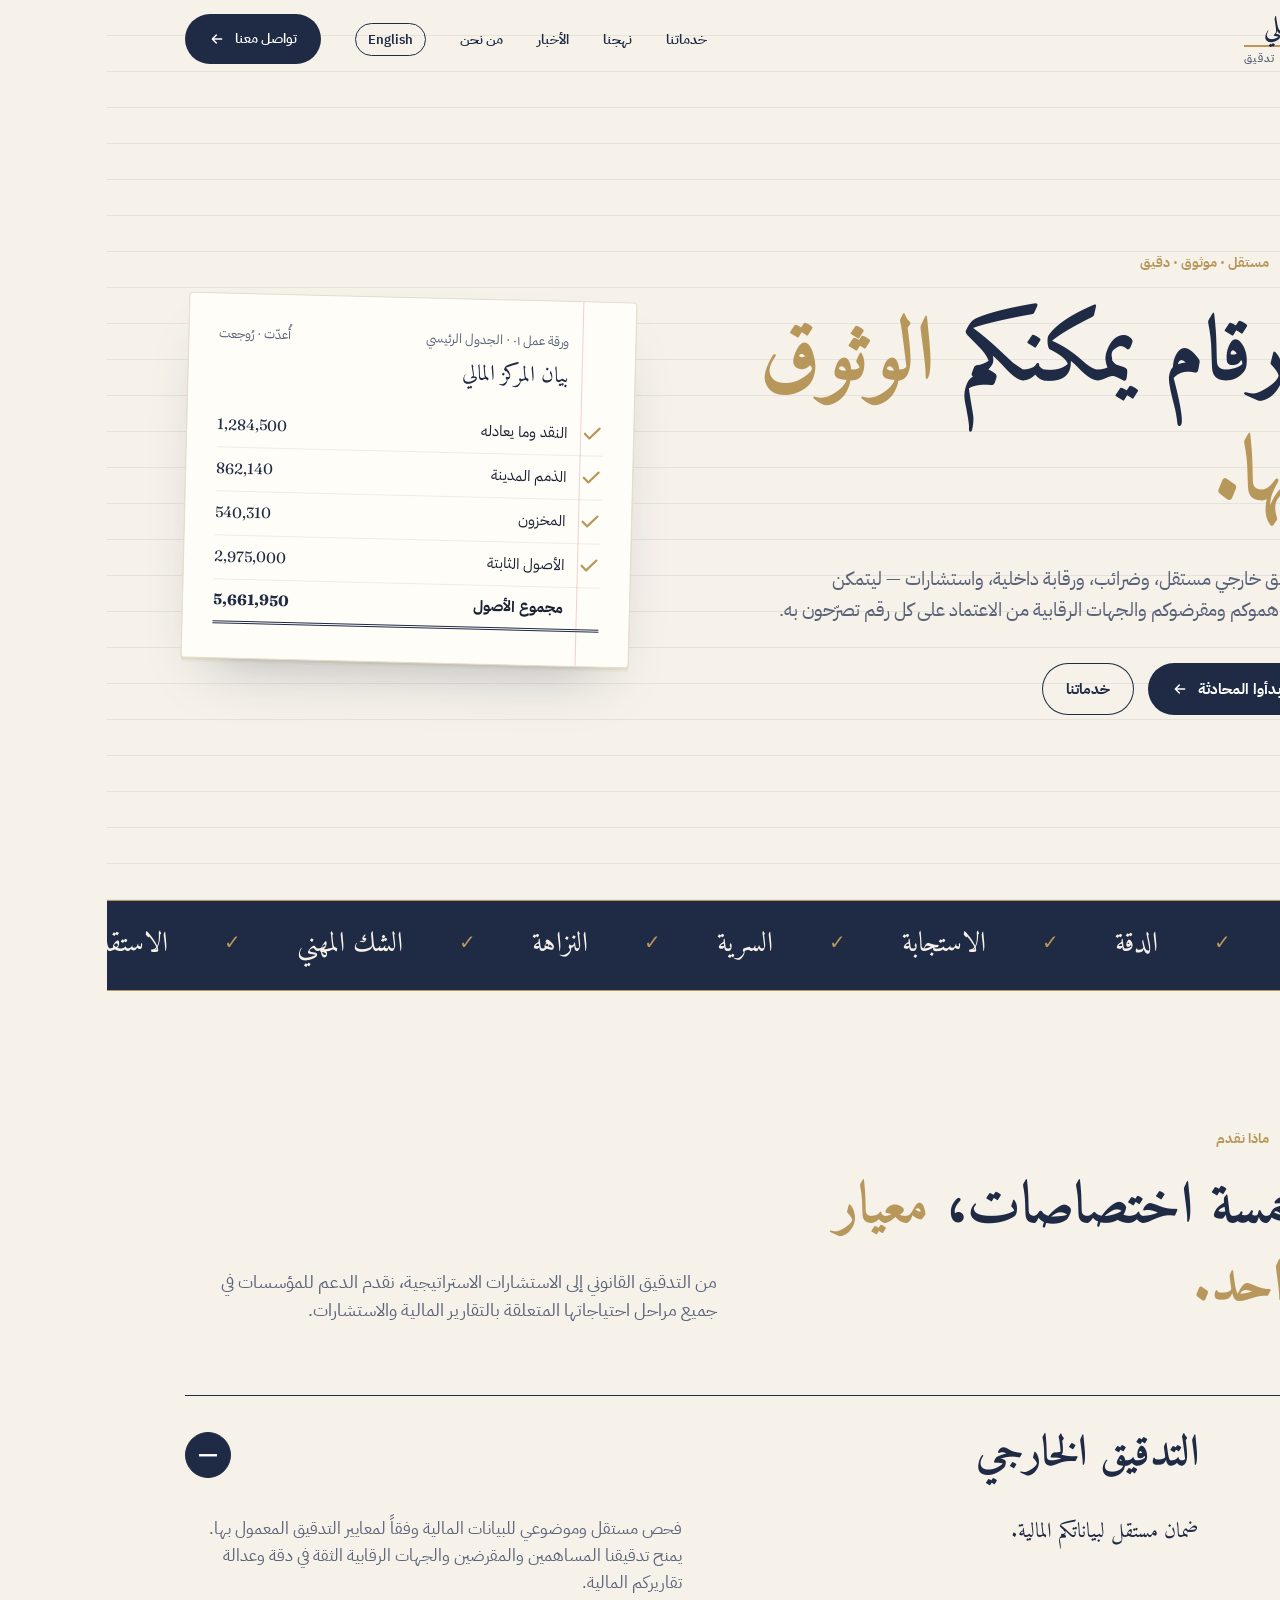
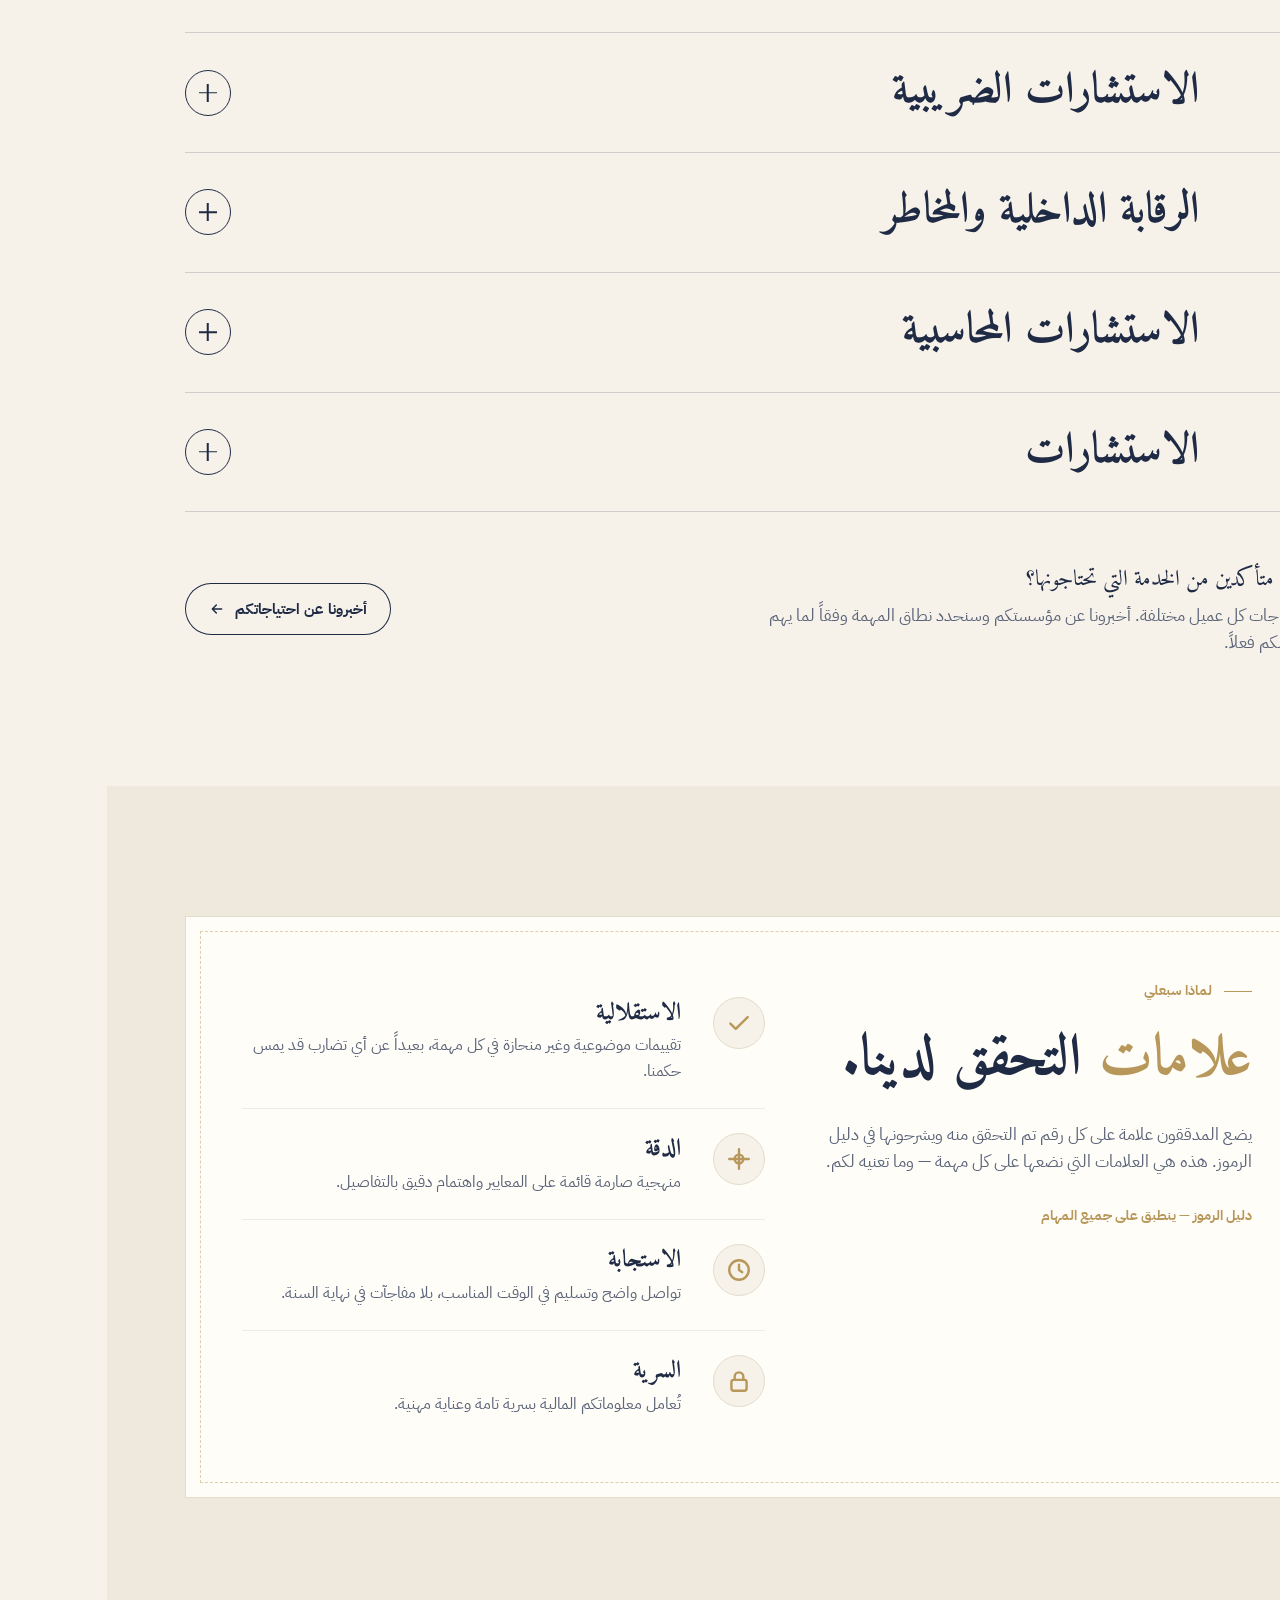
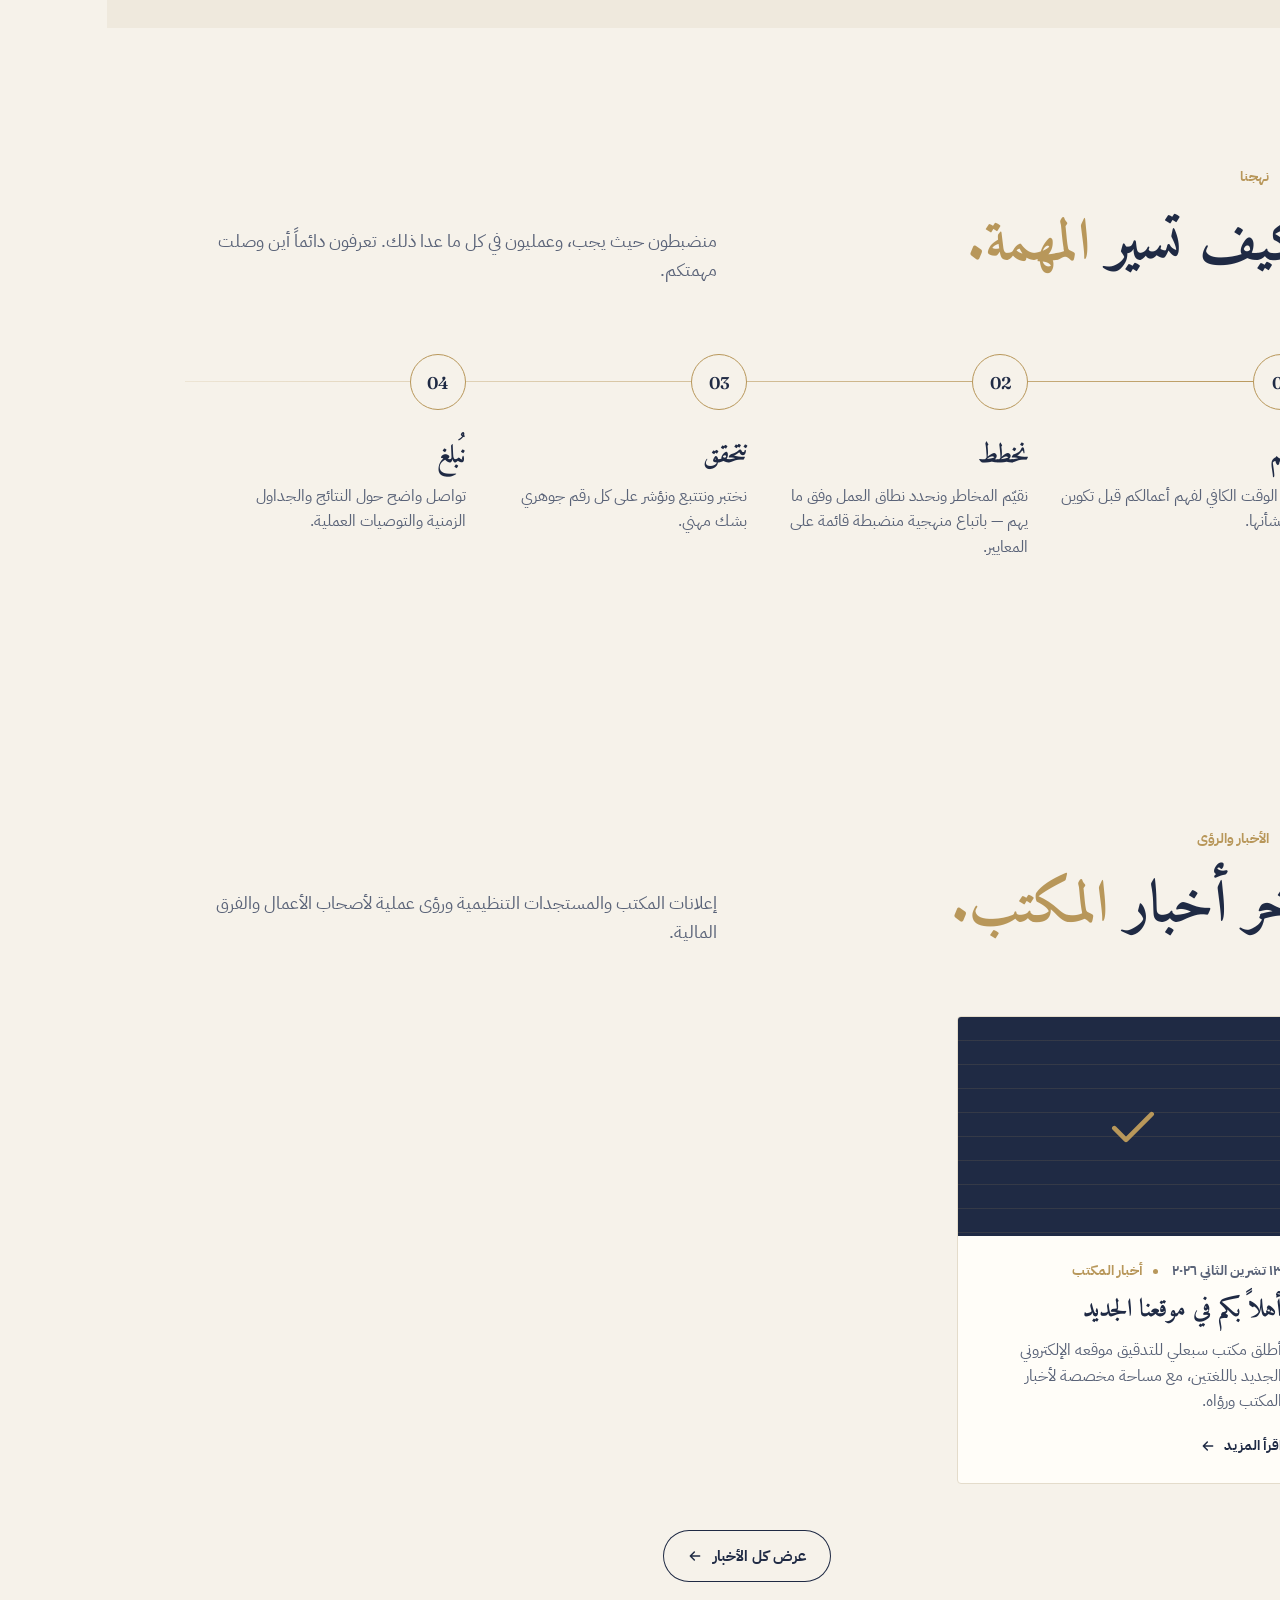
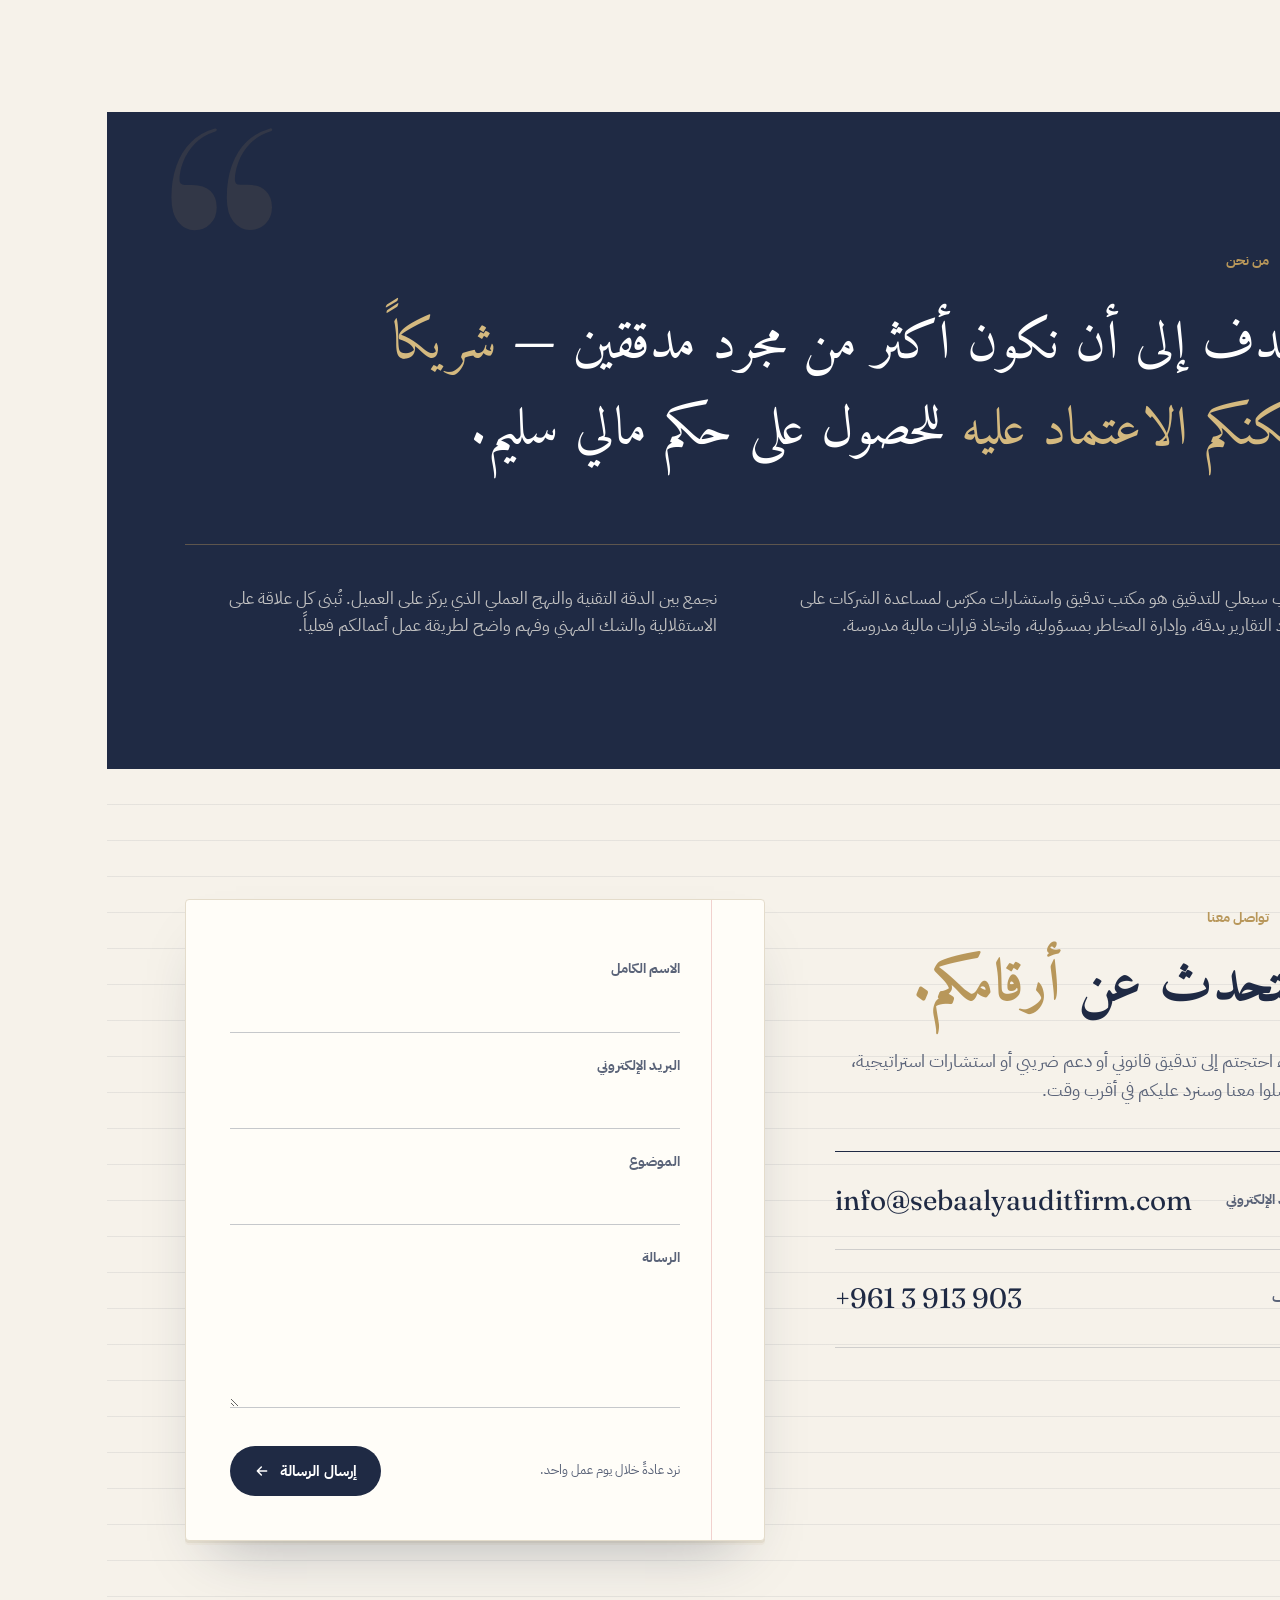
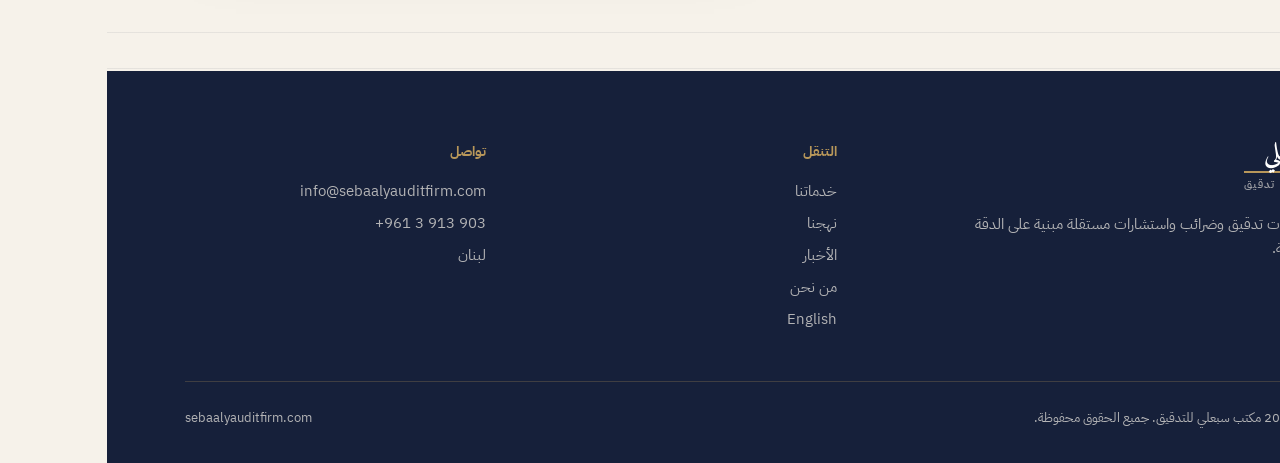
<file: ar/index.html>
<!DOCTYPE html>
<html lang="ar" dir="rtl">
<head>
<meta charset="UTF-8">
<meta name="viewport" content="width=device-width, initial-scale=1.0">
<title>مكتب سبعلي للتدقيق | تدقيق وضرائب واستشارات — لبنان</title>
<meta name="description" content="يقدم مكتب سبعلي للتدقيق خدمات التدقيق الخارجي المستقل والاستشارات الضريبية والرقابة الداخلية والاستشارات المحاسبية.">
<meta property="og:title" content="مكتب سبعلي للتدقيق | تدقيق وضرائب واستشارات — لبنان">
<meta property="og:description" content="يقدم مكتب سبعلي للتدقيق خدمات التدقيق الخارجي المستقل والاستشارات الضريبية والرقابة الداخلية والاستشارات المحاسبية.">
<meta name="theme-color" content="#1F2A44">
<link rel="icon" href="data:image/svg+xml,%3Csvg xmlns='http://www.w3.org/2000/svg' viewBox='0 0 64 64'%3E%3Crect width='64' height='64' rx='12' fill='%231F2A44'/%3E%3Cpath d='M16 33l11 11 22-24' fill='none' stroke='%23B8975A' stroke-width='6' stroke-linecap='round' stroke-linejoin='round'/%3E%3C/svg%3E">
<link rel="preconnect" href="https://fonts.googleapis.com">
<link rel="preconnect" href="https://fonts.gstatic.com" crossorigin>
<link href="https://fonts.googleapis.com/css2?family=Amiri:wght@400;700&family=IBM+Plex+Sans+Arabic:wght@400;500;600;700&family=Fraunces:opsz,wght@9..144,500;9..144,600&display=swap" rel="stylesheet">
<link rel="stylesheet" href="../styles.css">
<link rel="alternate" hreflang="en" href="https://sebaalyauditfirm.com/">
<link rel="alternate" hreflang="ar" href="https://sebaalyauditfirm.com/ar/">
</head>
<body data-root="../">

<header class="site-header">
  <div class="wrap nav">
    <a href="#top" class="wordmark" aria-label="Sebaaly Audit Firm"><b>سبعلي</b><span>مكتب تدقيق</span></a>
    <button class="toggle" aria-label="Menu" aria-expanded="false"><span></span><span></span><span></span></button>
    <ul class="menu">
      <li><a href="#services">خدماتنا</a></li><li><a href="#approach">نهجنا</a></li><li><a href="#news">الأخبار</a></li><li><a href="#about">من نحن</a></li>
      <li><a href="../index.html" class="lang" lang="en">English</a></li>
      <li><a href="#contact" class="btn">تواصل معنا <svg class="arr" width="16" height="16" viewBox="0 0 24 24" fill="none" stroke="currentColor" stroke-width="2.2" stroke-linecap="round" stroke-linejoin="round"><path d="M5 12h14M13 6l6 6-6 6"/></svg></a></li>
    </ul>
  </div>
</header>

<main id="top">
<section class="hero ledger-bg">
  <div class="wrap hero-grid">
    <div>
      <span class="eyebrow rv">مستقل · موثوق · دقيق</span>
      <h1 class="rv d1">أرقام يمكنكم <em>الوثوق بها.</em></h1>
      <p class="lead rv d2">تدقيق خارجي مستقل، وضرائب، ورقابة داخلية، واستشارات — ليتمكن مساهموكم ومقرضوكم والجهات الرقابية من الاعتماد على كل رقم تصرّحون به.</p>
      <div class="hero-ctas rv d3">
        <a href="#contact" class="btn">ابدأوا المحادثة <svg class="arr" width="16" height="16" viewBox="0 0 24 24" fill="none" stroke="currentColor" stroke-width="2.2" stroke-linecap="round" stroke-linejoin="round"><path d="M5 12h14M13 6l6 6-6 6"/></svg></a>
        <a href="#services" class="btn ghost">خدماتنا</a>
      </div>
    </div>
    <div class="tilt"><div class="paper rv d2" aria-hidden="true">
      <div class="paper-head"><span>ورقة عمل ٠١ · الجدول الرئيسي</span><span>أُعدّت · رُوجعت</span></div>
      <h4>بيان المركز المالي</h4>
      <div class="row"><svg class="tick" viewBox="0 0 24 24"><path d="M4 12.5l5 5L20 6.5"/></svg><span>النقد وما يعادله</span><span class="amt">1,284,500</span></div><div class="row"><svg class="tick" viewBox="0 0 24 24"><path d="M4 12.5l5 5L20 6.5"/></svg><span>الذمم المدينة</span><span class="amt">862,140</span></div><div class="row"><svg class="tick" viewBox="0 0 24 24"><path d="M4 12.5l5 5L20 6.5"/></svg><span>المخزون</span><span class="amt">540,310</span></div><div class="row"><svg class="tick" viewBox="0 0 24 24"><path d="M4 12.5l5 5L20 6.5"/></svg><span>الأصول الثابتة</span><span class="amt">2,975,000</span></div><div class="row total"><svg class="tick" viewBox="0 0 24 24"><path d="M4 12.5l5 5L20 6.5"/></svg><span>مجموع الأصول</span><span class="amt">5,661,950</span></div>
      <div class="stamp"><div>تم التحقق<strong>سبعلي</strong>مكتب تدقيق</div></div>
    </div></div>
  </div>
  <div class="margin-note"><i></i>مرّروا</div>
</section>

<div class="marquee" aria-hidden="true"><div class="marquee-track"><span>الاستقلالية</span><span>الدقة</span><span>الاستجابة</span><span>السرية</span><span>النزاهة</span><span>الشك المهني</span><span>الاستقلالية</span><span>الدقة</span><span>الاستجابة</span><span>السرية</span><span>النزاهة</span><span>الشك المهني</span></div></div>

<section id="services">
  <div class="wrap">
    <div class="sec-head">
      <div><span class="eyebrow rv">ماذا نقدم</span><h2 class="rv d1">خمسة اختصاصات، <em>معيار واحد.</em></h2></div>
      <p class="rv d2">من التدقيق القانوني إلى الاستشارات الاستراتيجية، نقدم الدعم للمؤسسات في جميع مراحل احتياجاتها المتعلقة بالتقارير المالية والاستشارات.</p>
    </div>
    <div class="svc rv"><details open><summary><span class="num">01</span><h3>التدقيق الخارجي</h3><span class="plus" aria-hidden="true"></span></summary><div class="body"><span></span><p class="short">ضمان مستقل لبياناتكم المالية.</p><p>فحص مستقل وموضوعي للبيانات المالية وفقاً لمعايير التدقيق المعمول بها. يمنح تدقيقنا المساهمين والمقرضين والجهات الرقابية الثقة في دقة وعدالة تقاريركم المالية.</p></div></details><details><summary><span class="num">02</span><h3>الاستشارات الضريبية</h3><span class="plus" aria-hidden="true"></span></summary><div class="body"><span></span><p class="short">امتثال وتخطيط، بلا مفاجآت.</p><p>إرشادات ضريبية عملية ومحدثة تغطي الامتثال والتخطيط والتقارير. نساعدكم على فهم التزاماتكم وإدارة المخاطر وتنظيم شؤونكم بكفاءة ضمن حدود القانون.</p></div></details><details><summary><span class="num">03</span><h3>الرقابة الداخلية والمخاطر</h3><span class="plus" aria-hidden="true"></span></summary><div class="body"><span></span><p class="short">اكتشفوا الثغرات قبل أن تؤثر عليكم.</p><p>تقييم وتعزيز أنظمة الرقابة الداخلية وعمليات إدارة المخاطر. نحدد الثغرات ونوصي بتحسينات عملية لحماية أصولكم وتعزيز المرونة التشغيلية.</p></div></details><details><summary><span class="num">04</span><h3>الاستشارات المحاسبية</h3><span class="plus" aria-hidden="true"></span></summary><div class="body"><span></span><p class="short">حسابات جاهزة للتدقيق دائماً.</p><p>دعم محاسبي تقني للمعاملات المعقدة والمعايير الجديدة وتحديات التقارير المالية. نساعد على ضمان دقة حساباتكم وتوثيقها بشكل جيد وجاهزيتها للتدقيق.</p></div></details><details><summary><span class="num">05</span><h3>الاستشارات</h3><span class="plus" aria-hidden="true"></span></summary><div class="body"><span></span><p class="short">حكم مالي سليم للقرارات المهمة.</p><p>خدمات استشارية أوسع في الأعمال والشؤون المالية — بما في ذلك العناية الواجبة وتحسين العمليات والإرشاد المالي الاستراتيجي — مصممة وفق التحديات الخاصة بمؤسستكم.</p></div></details></div>
    <div class="svc-foot rv">
      <p><b>لستم متأكدين من الخدمة التي تحتاجونها؟</b>احتياجات كل عميل مختلفة. أخبرونا عن مؤسستكم وسنحدد نطاق المهمة وفقاً لما يهم أعمالكم فعلاً.</p>
      <a href="#contact" class="btn ghost">أخبرونا عن احتياجاتكم <svg class="arr" width="16" height="16" viewBox="0 0 24 24" fill="none" stroke="currentColor" stroke-width="2.2" stroke-linecap="round" stroke-linejoin="round"><path d="M5 12h14M13 6l6 6-6 6"/></svg></a>
    </div>
  </div>
</section>

<section class="legend-sec ledger-bg">
  <div class="wrap">
    <div class="legend rv">
      <div class="legend-intro">
        <span class="eyebrow">لماذا سبعلي</span>
        <h2 style="margin-top:18px"><em>علامات</em> التحقق لدينا.</h2>
        <p>يضع المدققون علامة على كل رقم تم التحقق منه ويشرحونها في دليل الرموز. هذه هي العلامات التي نضعها على كل مهمة — وما تعنيه لكم.</p>
        <small>دليل الرموز — ينطبق على جميع المهام</small>
      </div>
      <ul class="marks"><li class="rv d1"><span class="mark"><svg viewBox="0 0 24 24"><path d="M4 12.5l5 5L20 6.5"/></svg></span><div><h3>الاستقلالية</h3><p>تقييمات موضوعية وغير منحازة في كل مهمة، بعيداً عن أي تضارب قد يمس حكمنا.</p></div></li><li class="rv d2"><span class="mark"><svg viewBox="0 0 24 24"><path d="M12 3v18M3 12h18"/><circle cx="12" cy="12" r="4"/></svg></span><div><h3>الدقة</h3><p>منهجية صارمة قائمة على المعايير واهتمام دقيق بالتفاصيل.</p></div></li><li class="rv d3"><span class="mark"><svg viewBox="0 0 24 24"><circle cx="12" cy="12" r="9"/><path d="M12 7v5l3 2"/></svg></span><div><h3>الاستجابة</h3><p>تواصل واضح وتسليم في الوقت المناسب، بلا مفاجآت في نهاية السنة.</p></div></li><li class="rv d1"><span class="mark"><svg viewBox="0 0 24 24"><rect x="5" y="11" width="14" height="10" rx="2"/><path d="M8 11V8a4 4 0 0 1 8 0v3"/></svg></span><div><h3>السرية</h3><p>تُعامل معلوماتكم المالية بسرية تامة وعناية مهنية.</p></div></li></ul>
    </div>
  </div>
</section>

<section id="approach">
  <div class="wrap">
    <div class="sec-head">
      <div><span class="eyebrow rv">نهجنا</span><h2 class="rv d1">كيف تسير <em>المهمة.</em></h2></div>
      <p class="rv d2">منضبطون حيث يجب، وعمليون في كل ما عدا ذلك. تعرفون دائماً أين وصلت مهمتكم.</p>
    </div>
    <div class="steps"><div class="step rv d1"><div class="dot">01</div><h3>نفهم</h3><p>نأخذ الوقت الكافي لفهم أعمالكم قبل تكوين رأي بشأنها.</p></div><div class="step rv d2"><div class="dot">02</div><h3>نخطط</h3><p>نقيّم المخاطر ونحدد نطاق العمل وفق ما يهم — باتباع منهجية منضبطة قائمة على المعايير.</p></div><div class="step rv d3"><div class="dot">03</div><h3>نتحقق</h3><p>نختبر ونتتبع ونؤشر على كل رقم جوهري بشك مهني.</p></div><div class="step rv d1"><div class="dot">04</div><h3>نُبلغ</h3><p>تواصل واضح حول النتائج والجداول الزمنية والتوصيات العملية.</p></div></div>
  </div>
</section>

<section id="news" class="news-sec" hidden>
  <div class="wrap">
    <div class="sec-head">
      <div><span class="eyebrow rv">الأخبار والرؤى</span><h2 class="rv d1">آخر أخبار <em>المكتب.</em></h2></div>
      <p class="rv d2">إعلانات المكتب والمستجدات التنظيمية ورؤى عملية لأصحاب الأعمال والفرق المالية.</p>
    </div>
    <div id="news-root" data-mode="home"></div>
    <div class="news-more"><a href="news.html" class="btn ghost">عرض كل الأخبار <svg class="arr" width="16" height="16" viewBox="0 0 24 24" fill="none" stroke="currentColor" stroke-width="2.2" stroke-linecap="round" stroke-linejoin="round"><path d="M5 12h14M13 6l6 6-6 6"/></svg></a></div>
  </div>
</section>

<section class="quote" id="about">
  <div class="wrap">
    <span class="big" aria-hidden="true">&ldquo;</span>
    <span class="eyebrow rv">من نحن</span>
    <blockquote class="rv d1">نهدف إلى أن نكون أكثر من مجرد مدققين — <em>شريكاً يمكنكم الاعتماد عليه</em> للحصول على حكم مالي سليم.</blockquote>
    <div class="about-cols rv d2"><p>مكتب سبعلي للتدقيق هو مكتب تدقيق واستشارات مكرّس لمساعدة الشركات على إعداد التقارير بدقة، وإدارة المخاطر بمسؤولية، واتخاذ قرارات مالية مدروسة.</p><p>نجمع بين الدقة التقنية والنهج العملي الذي يركز على العميل. تُبنى كل علاقة على الاستقلالية والشك المهني وفهم واضح لطريقة عمل أعمالكم فعلياً.</p></div>
  </div>
</section>

<section id="contact" class="ledger-bg">
  <div class="wrap contact-grid">
    <div>
      <span class="eyebrow rv">تواصل معنا</span>
      <h2 class="rv d1">لنتحدث عن <em>أرقامكم.</em></h2>
      <p class="rv d2">سواء احتجتم إلى تدقيق قانوني أو دعم ضريبي أو استشارات استراتيجية، تواصلوا معنا وسنرد عليكم في أقرب وقت.</p>
      <div class="lines rv d3">
        <a href="mailto:info@sebaalyauditfirm.com"><small>البريد الإلكتروني</small><span>info@sebaalyauditfirm.com</span></a>
        <a href="tel:+9613913903"><small>الهاتف</small><span>+961 3 913 903</span></a>
      </div>
    </div>
    <form class="paper rv d2" action="https://formsubmit.co/info@sebaalyauditfirm.com" method="POST">
      <input type="hidden" name="_subject" value="استفسار جديد من موقع sebaalyauditfirm.com">
      <input type="hidden" name="_template" value="table">
      <input type="text" name="_honey" style="display:none" tabindex="-1" autocomplete="off">
      <div class="field"><label for="n">الاسم الكامل</label><input id="n" name="name" required autocomplete="name"></div>
      <div class="field"><label for="e">البريد الإلكتروني</label><input id="e" type="email" name="email" required autocomplete="email" dir="ltr"></div>
      <div class="field"><label for="s">الموضوع</label><input id="s" name="subject"></div>
      <div class="field"><label for="m">الرسالة</label><textarea id="m" name="message" rows="4" required></textarea></div>
      <div class="form-foot"><small>نرد عادةً خلال يوم عمل واحد.</small><button class="btn" type="submit">إرسال الرسالة <svg class="arr" width="16" height="16" viewBox="0 0 24 24" fill="none" stroke="currentColor" stroke-width="2.2" stroke-linecap="round" stroke-linejoin="round"><path d="M5 12h14M13 6l6 6-6 6"/></svg></button></div>
    </form>
  </div>
</section>
</main>


<footer>
  <div class="wrap">
    <div class="foot-grid">
      <div><a href="#top" class="wordmark"><b>سبعلي</b><span>مكتب تدقيق</span></a><p>خدمات تدقيق وضرائب واستشارات مستقلة مبنية على الدقة والثقة.</p></div>
      <div><h5>التنقل</h5><ul><li><a href="#services">خدماتنا</a></li><li><a href="#approach">نهجنا</a></li><li><a href="#news">الأخبار</a></li><li><a href="#about">من نحن</a></li><li><a href="../index.html">English</a></li></ul></div>
      <div><h5>تواصل</h5><ul>
        <li><a href="mailto:info@sebaalyauditfirm.com">info@sebaalyauditfirm.com</a></li>
        <li><a href="tel:+9613913903" class="ltr">+961 3 913 903</a></li>
        <li>لبنان</li></ul></div>
    </div>
    <div class="foot-bottom"><span>&copy; <span id="yr">2026</span> مكتب سبعلي للتدقيق. جميع الحقوق محفوظة.</span><span>sebaalyauditfirm.com</span></div>
  </div>
</footer>
<script>window.NEWS_I18N={"n_read": "اقرأ المزيد", "n_back": "كل الأخبار", "n_empty": "لا توجد أخبار بعد — تابعونا قريباً.", "n_notfound": "تعذّر العثور على هذا المقال.", "n_all": "عرض كل الأخبار"};</script>
<script src="../main.js"></script>
<script src="../news.js"></script>
</body>
</html>
</file>
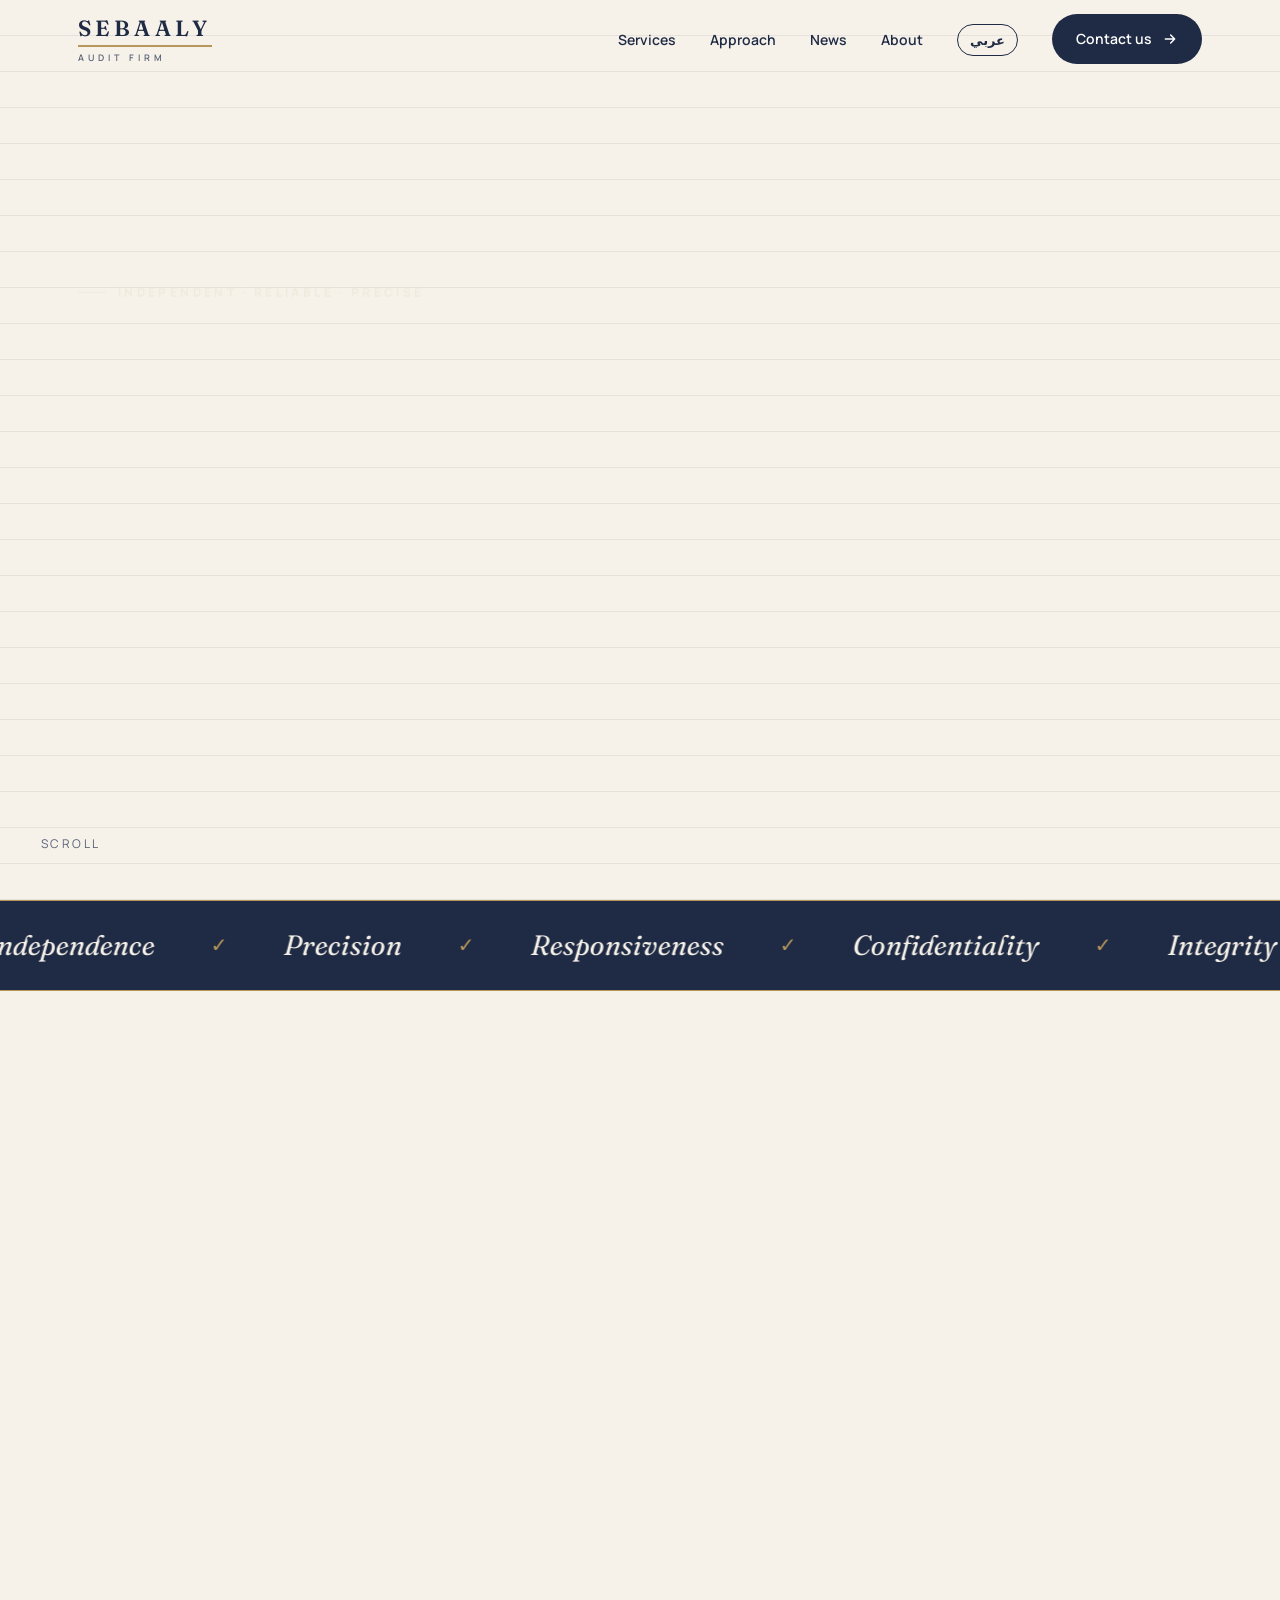
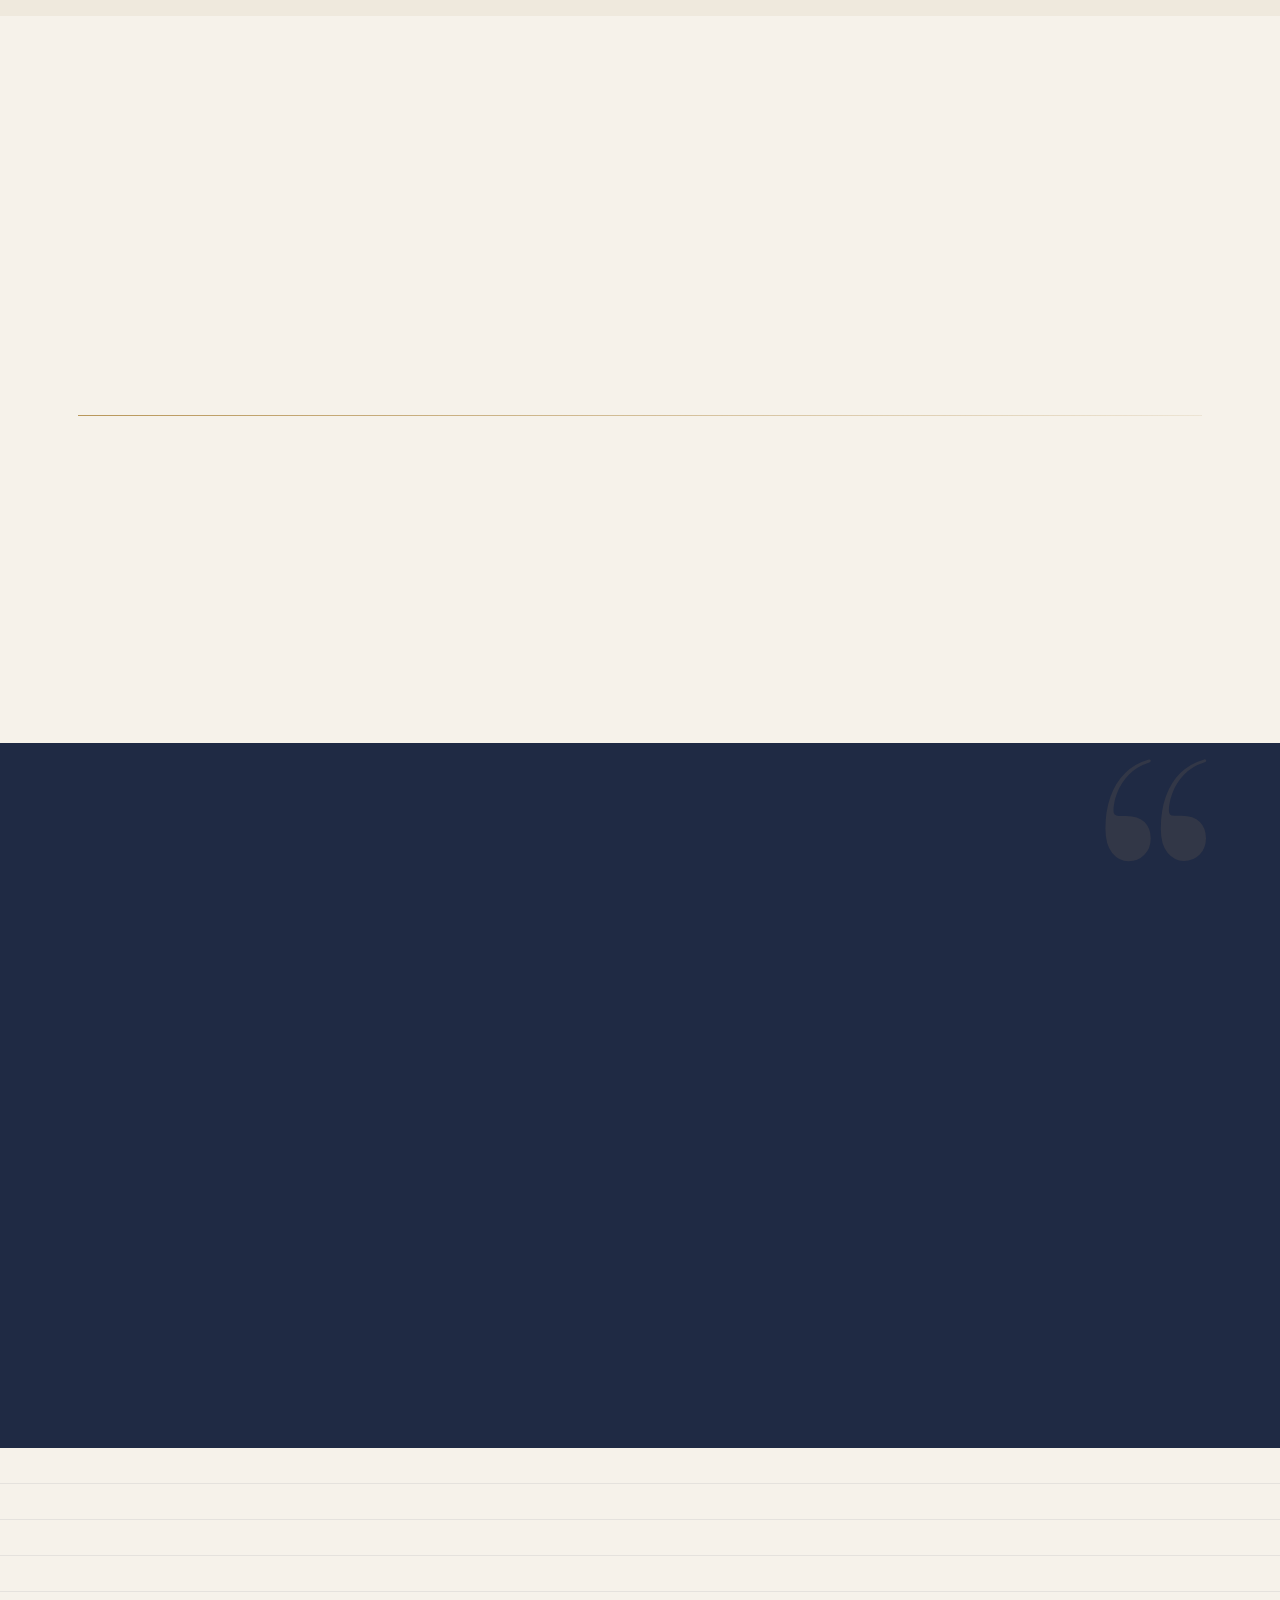
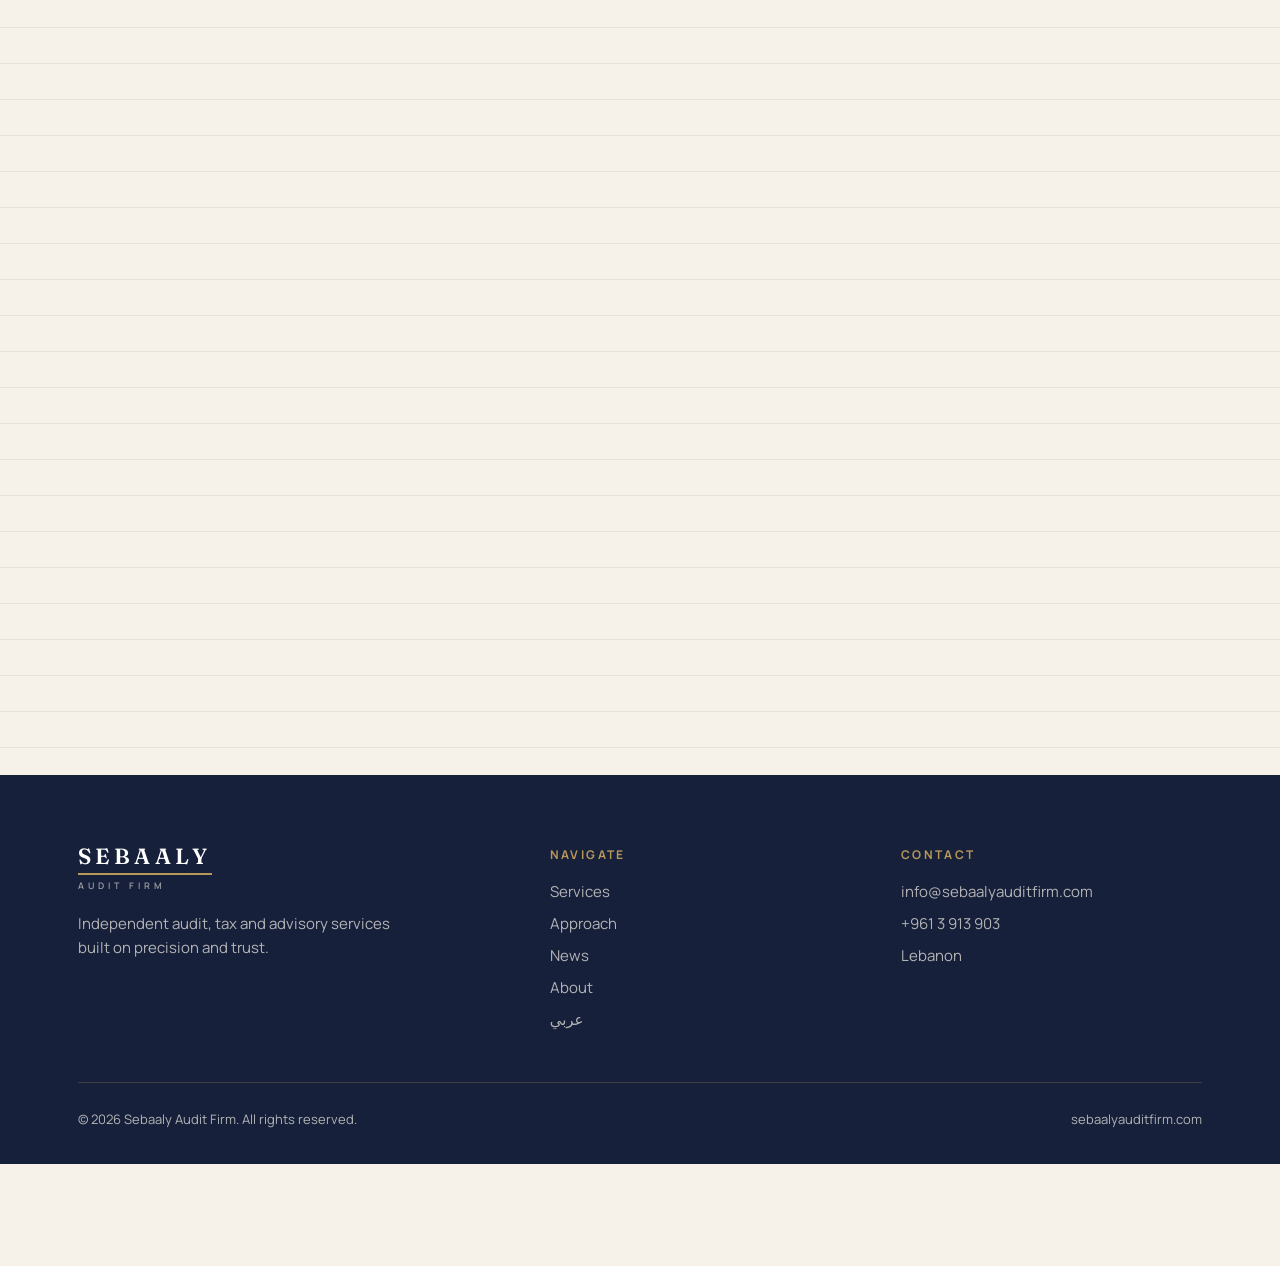
<file: about.html>
<!DOCTYPE html><html><head><meta charset="UTF-8"><meta http-equiv="refresh" content="0; url=index.html#about"><link rel="canonical" href="index.html#about"><title>Redirecting…</title></head><body><a href="index.html#about">Continue</a></body></html>
</file>
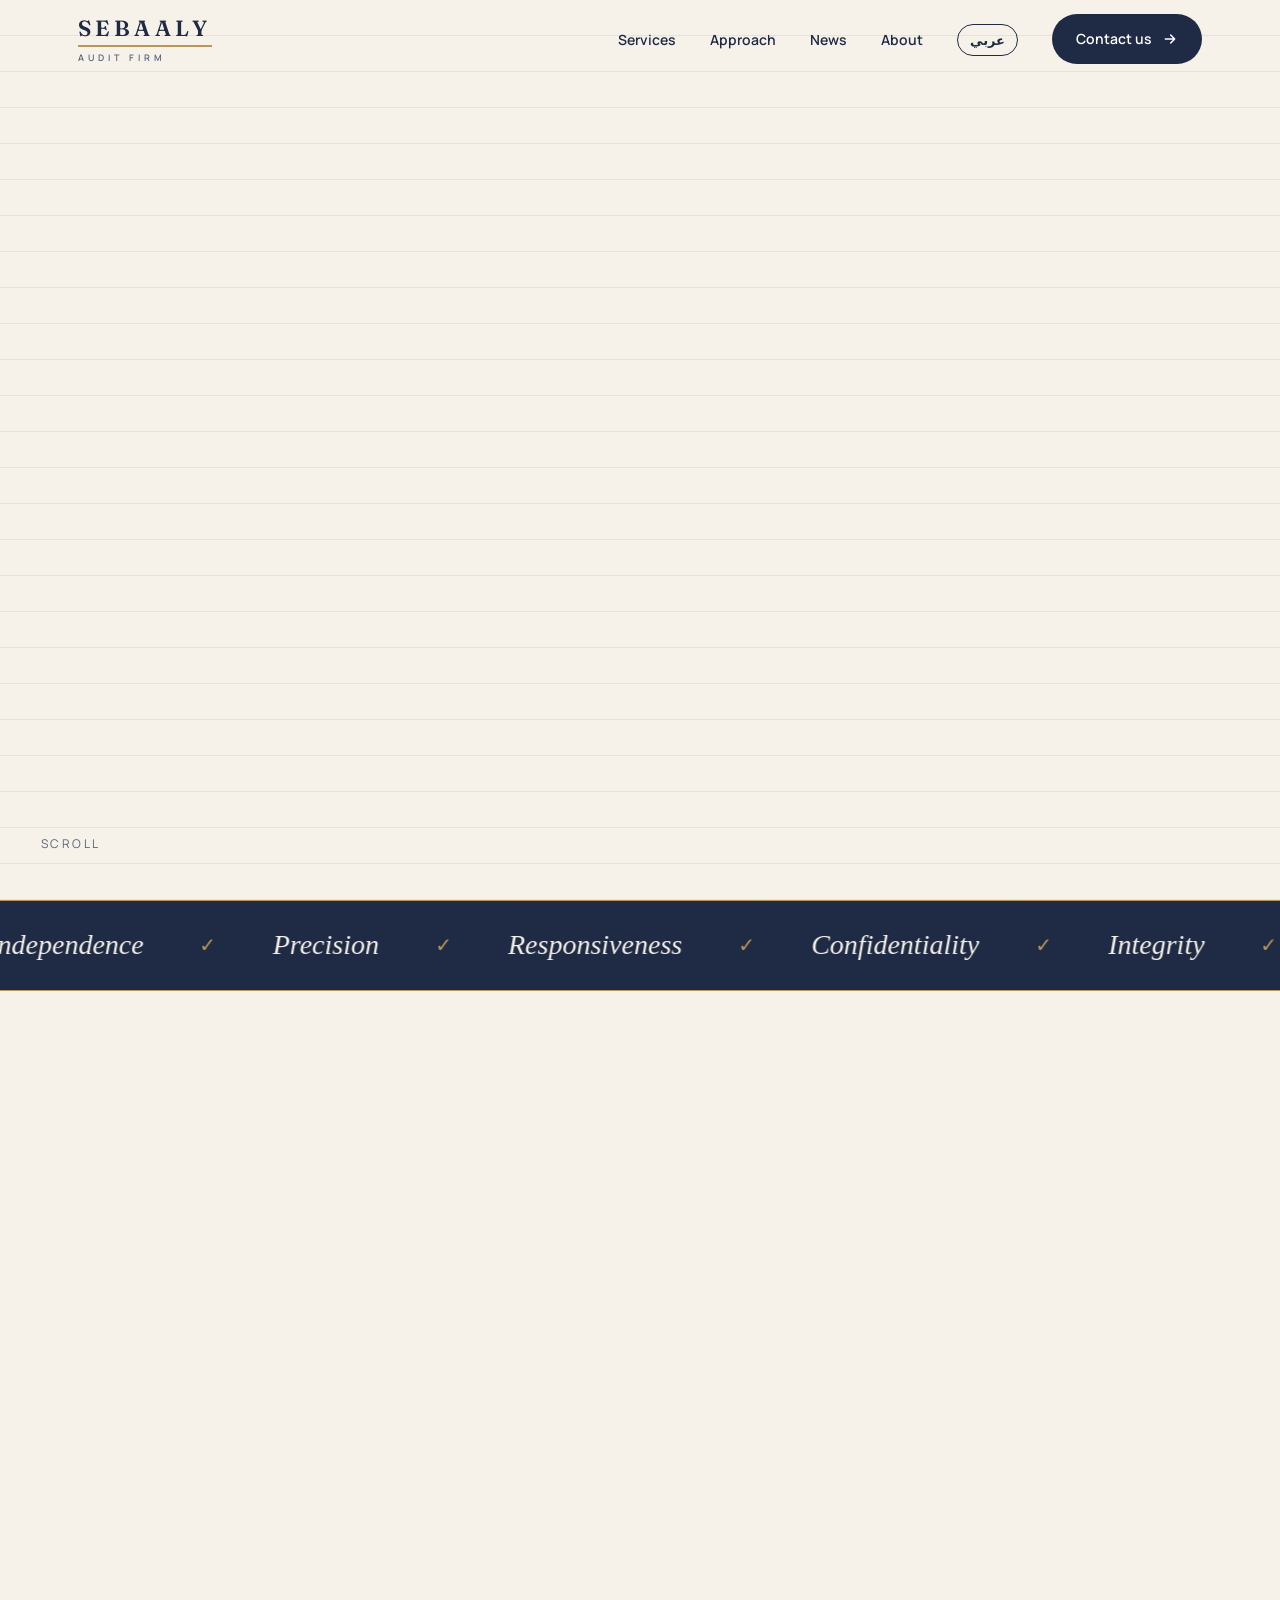
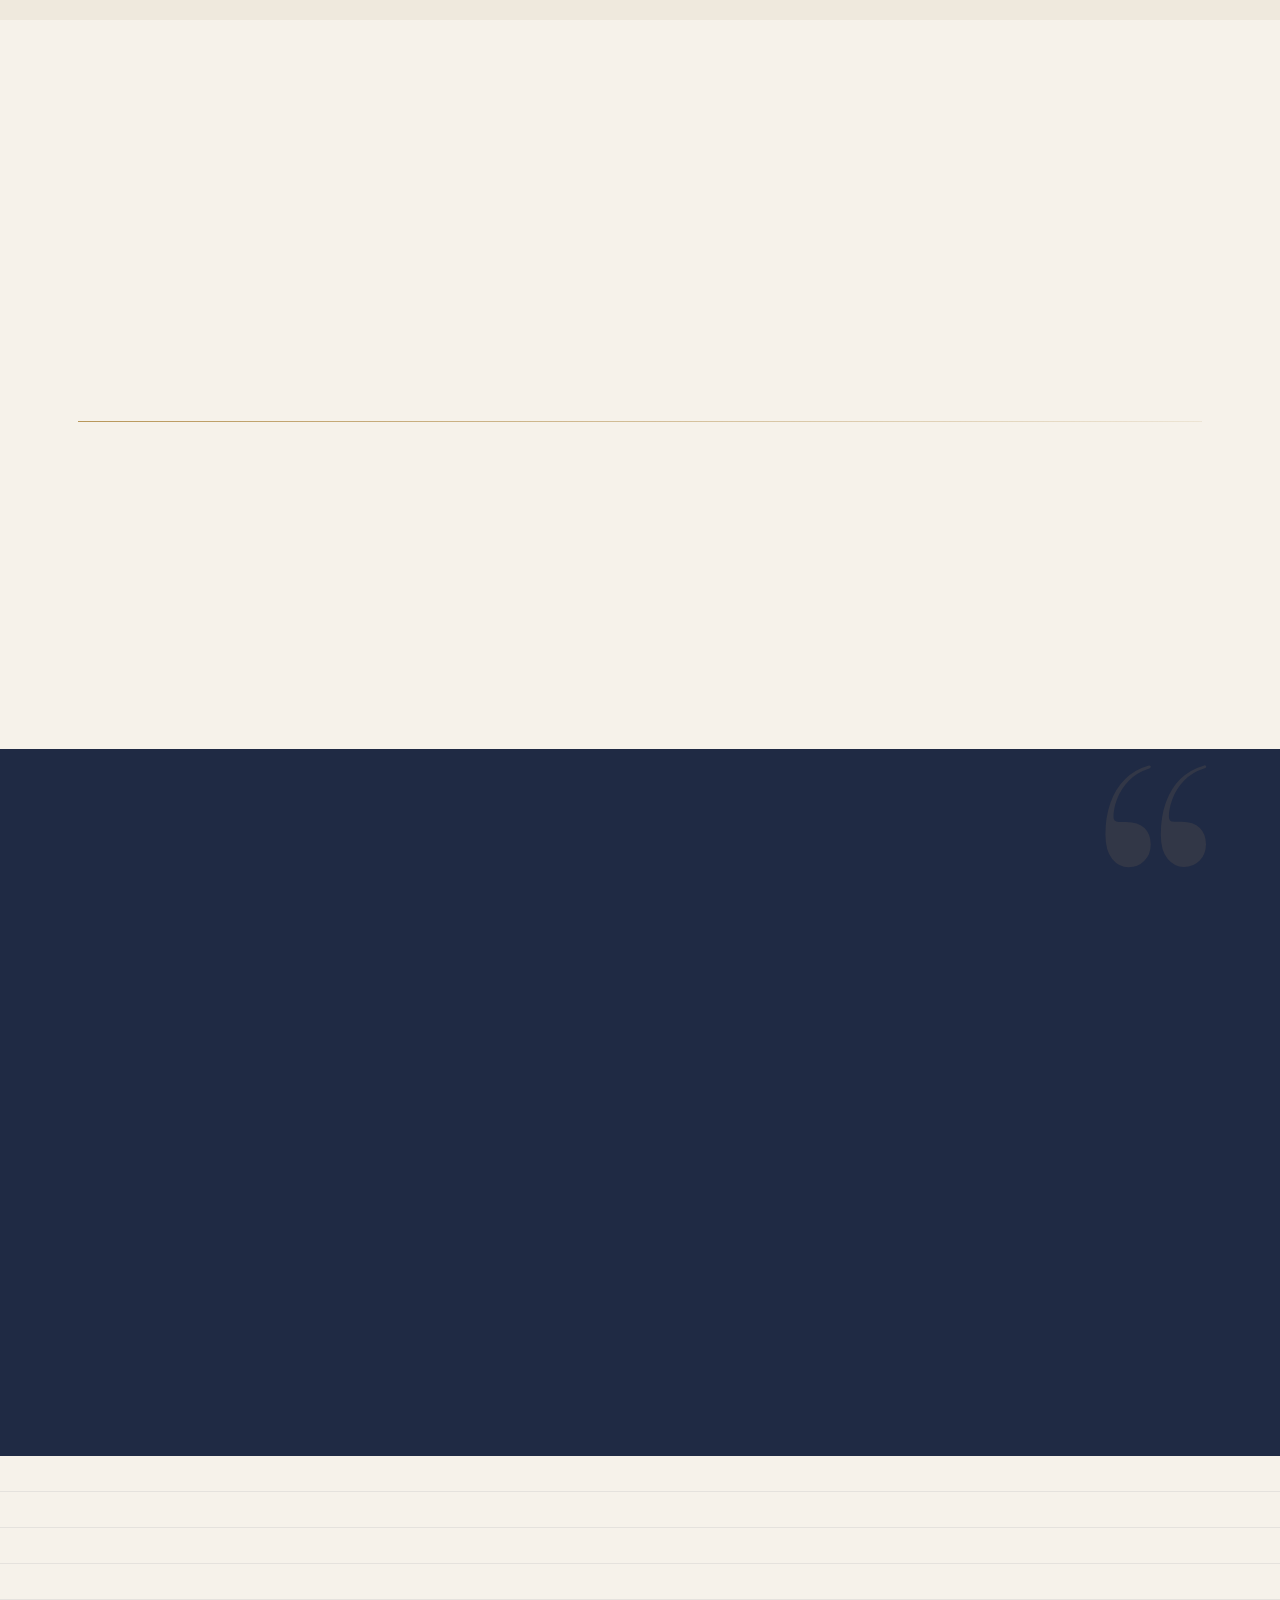
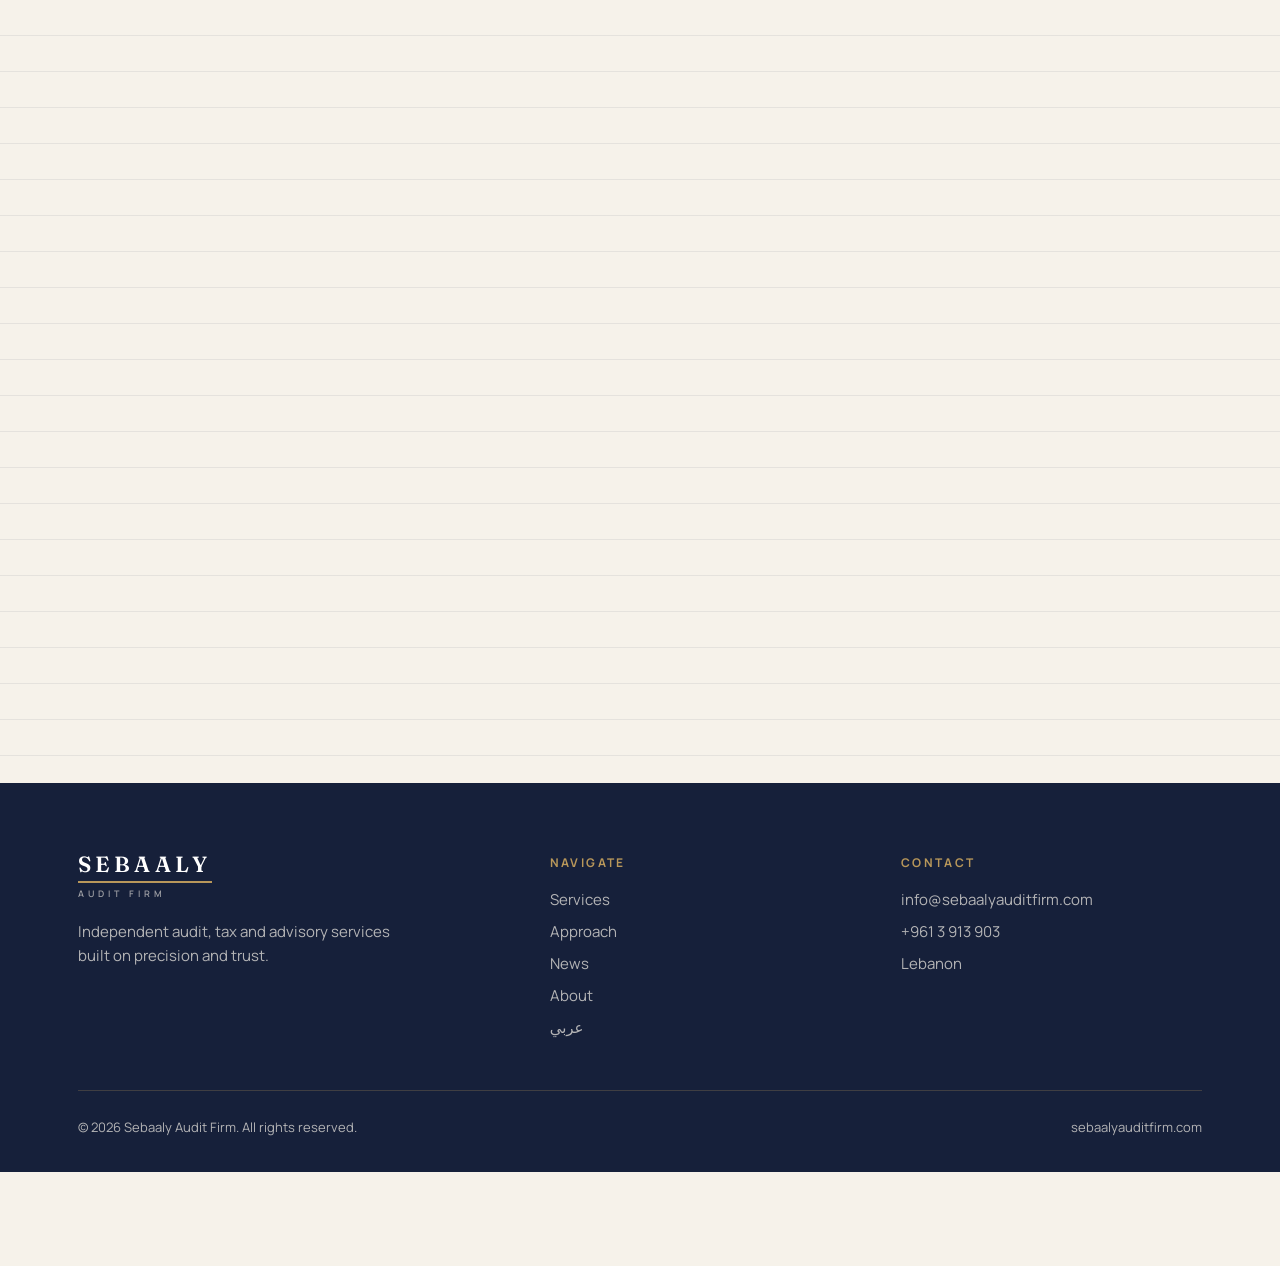
<file: contact.html>
<!DOCTYPE html><html><head><meta charset="UTF-8"><meta http-equiv="refresh" content="0; url=index.html#contact"><link rel="canonical" href="index.html#contact"><title>Redirecting…</title></head><body><a href="index.html#contact">Continue</a></body></html>
</file>
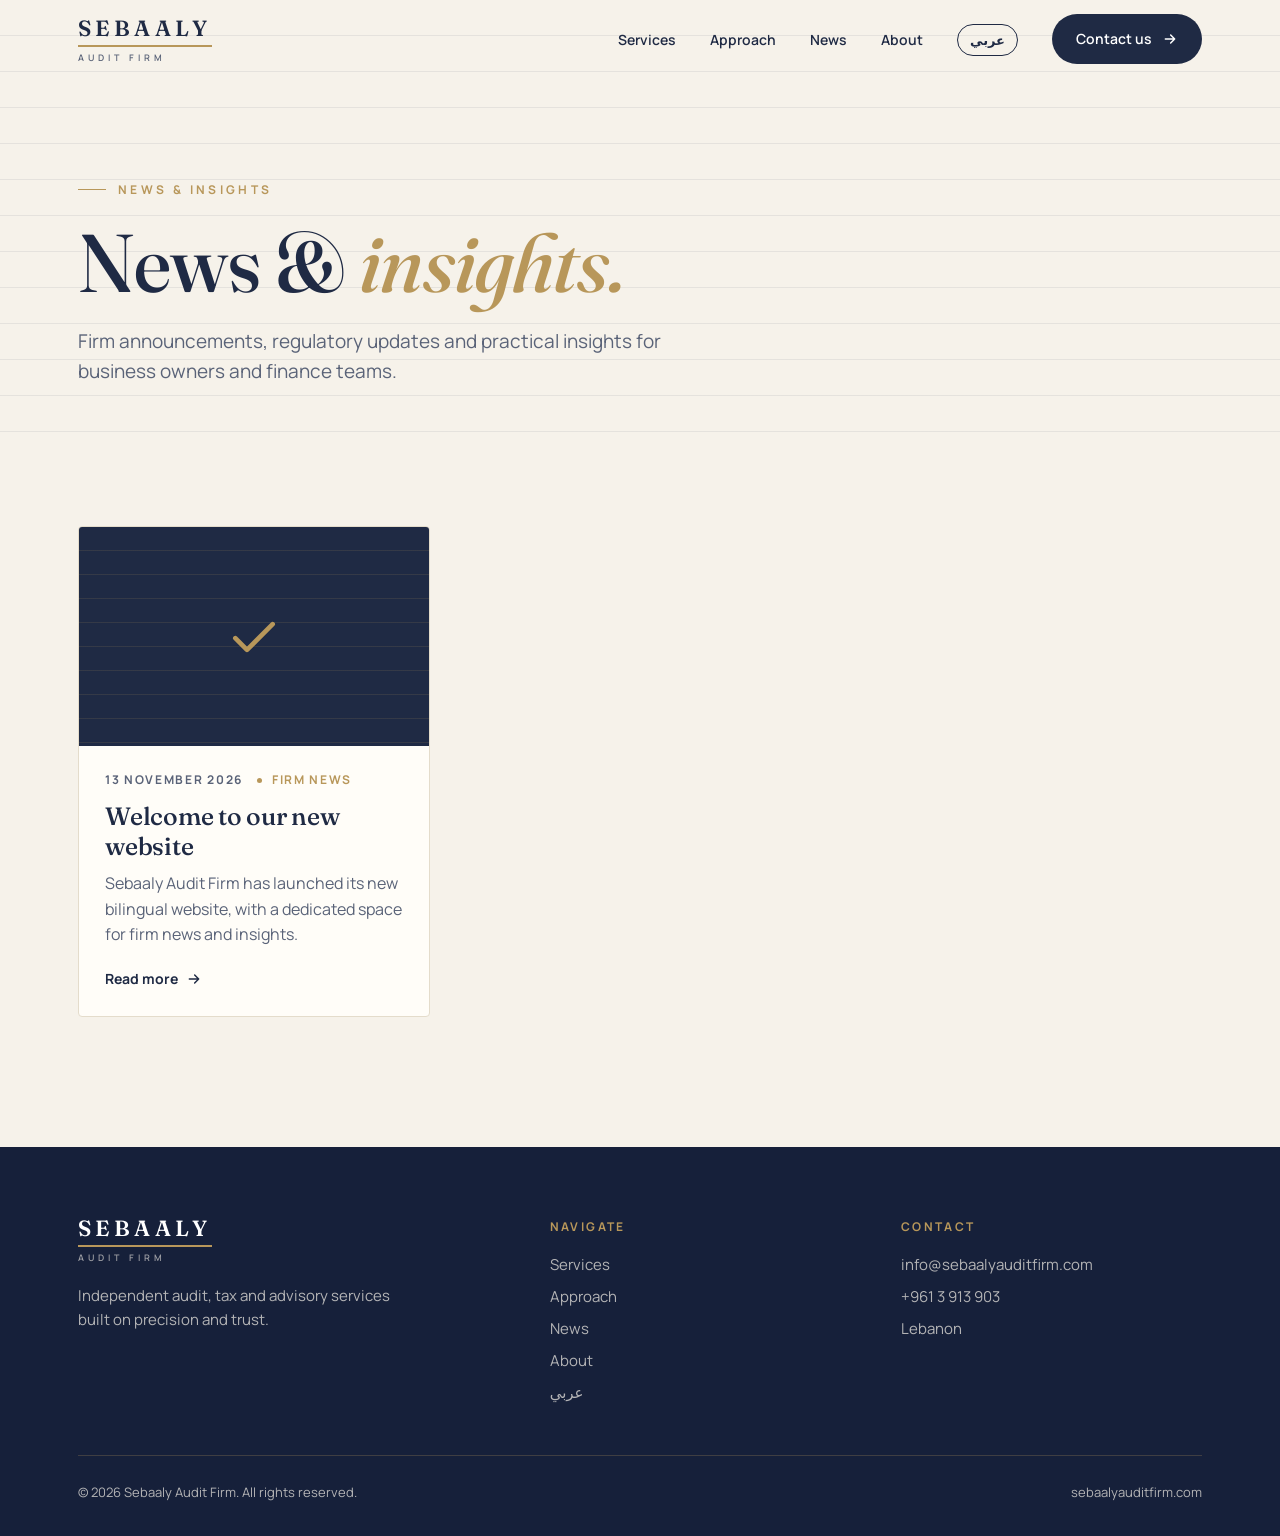
<file: news.html>
<!DOCTYPE html>
<html lang="en" dir="ltr">
<head>
<meta charset="UTF-8">
<meta name="viewport" content="width=device-width, initial-scale=1.0">
<title>News & Insights | Sebaaly Audit Firm</title>
<meta name="description" content="Sebaaly Audit Firm provides independent external audit, tax advisory, internal controls, accounting advisory and consulting services.">
<meta property="og:title" content="News & Insights | Sebaaly Audit Firm">
<meta property="og:description" content="Sebaaly Audit Firm provides independent external audit, tax advisory, internal controls, accounting advisory and consulting services.">
<meta name="theme-color" content="#1F2A44">
<link rel="icon" href="data:image/svg+xml,%3Csvg xmlns='http://www.w3.org/2000/svg' viewBox='0 0 64 64'%3E%3Crect width='64' height='64' rx='12' fill='%231F2A44'/%3E%3Cpath d='M16 33l11 11 22-24' fill='none' stroke='%23B8975A' stroke-width='6' stroke-linecap='round' stroke-linejoin='round'/%3E%3C/svg%3E">
<link rel="preconnect" href="https://fonts.googleapis.com">
<link rel="preconnect" href="https://fonts.gstatic.com" crossorigin>
<link href="https://fonts.googleapis.com/css2?family=Fraunces:ital,opsz,wght@0,9..144,400;0,9..144,500;0,9..144,600;1,9..144,400;1,9..144,500&family=Manrope:wght@400;500;600;700;800&display=swap" rel="stylesheet">
<link rel="stylesheet" href="styles.css">
<meta name="robots" content="index,follow">
</head>
<body data-root="">

<header class="site-header">
  <div class="wrap nav">
    <a href="index.html#top" class="wordmark" aria-label="Sebaaly Audit Firm"><b>SEBAALY</b><span>AUDIT FIRM</span></a>
    <button class="toggle" aria-label="Menu" aria-expanded="false"><span></span><span></span><span></span></button>
    <ul class="menu">
      <li><a href="index.html#services">Services</a></li><li><a href="index.html#approach">Approach</a></li><li><a href="index.html#news">News</a></li><li><a href="index.html#about">About</a></li>
      <li><a href="ar/news.html" class="lang" lang="ar">عربي</a></li>
      <li><a href="index.html#contact" class="btn">Contact us <svg class="arr" width="16" height="16" viewBox="0 0 24 24" fill="none" stroke="currentColor" stroke-width="2.2" stroke-linecap="round" stroke-linejoin="round"><path d="M5 12h14M13 6l6 6-6 6"/></svg></a></li>
    </ul>
  </div>
</header>

<main id="top">
<section class="news-hero ledger-bg">
  <div class="wrap">
    <span class="eyebrow">News & insights</span>
    <h1>News & <em>insights.</em></h1>
    <p class="lead">Firm announcements, regulatory updates and practical insights for business owners and finance teams.</p>
  </div>
</section>
<section class="news-page"><div class="wrap"><div id="news-root" data-mode="page"><p class="news-loading">…</p></div></div></section>
</main>

<footer>
  <div class="wrap">
    <div class="foot-grid">
      <div><a href="index.html#top" class="wordmark"><b>SEBAALY</b><span>AUDIT FIRM</span></a><p>Independent audit, tax and advisory services built on precision and trust.</p></div>
      <div><h5>Navigate</h5><ul><li><a href="index.html#services">Services</a></li><li><a href="index.html#approach">Approach</a></li><li><a href="index.html#news">News</a></li><li><a href="index.html#about">About</a></li><li><a href="ar/news.html">عربي</a></li></ul></div>
      <div><h5>Contact</h5><ul>
        <li><a href="mailto:info@sebaalyauditfirm.com">info@sebaalyauditfirm.com</a></li>
        <li><a href="tel:+9613913903" class="ltr">+961 3 913 903</a></li>
        <li>Lebanon</li></ul></div>
    </div>
    <div class="foot-bottom"><span>&copy; <span id="yr">2026</span> Sebaaly Audit Firm. All rights reserved.</span><span>sebaalyauditfirm.com</span></div>
  </div>
</footer>
<script>window.NEWS_I18N={"n_read": "Read more", "n_back": "All news", "n_empty": "No news yet — check back soon.", "n_notfound": "This article could not be found.", "n_all": "View all news"};</script>
<script src="main.js"></script>
<script src="news.js"></script>
</body>
</html>
</file>
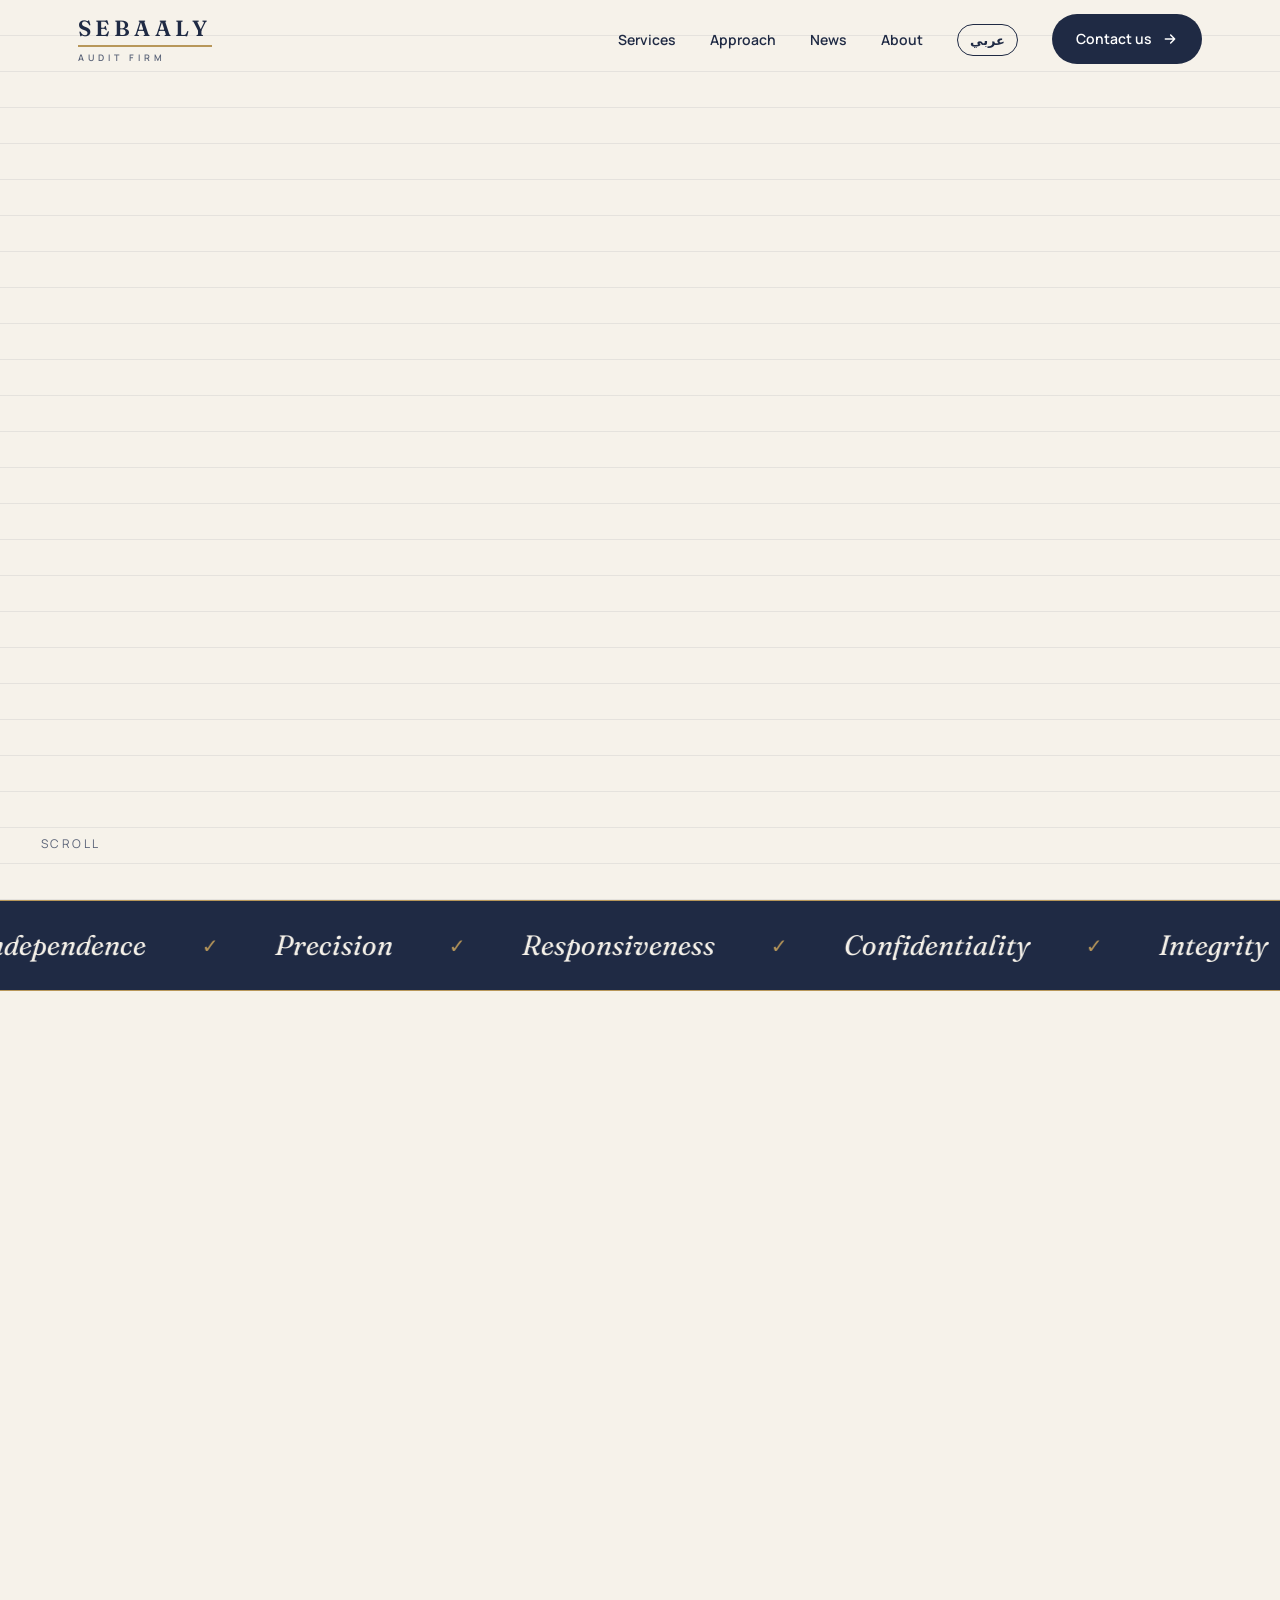
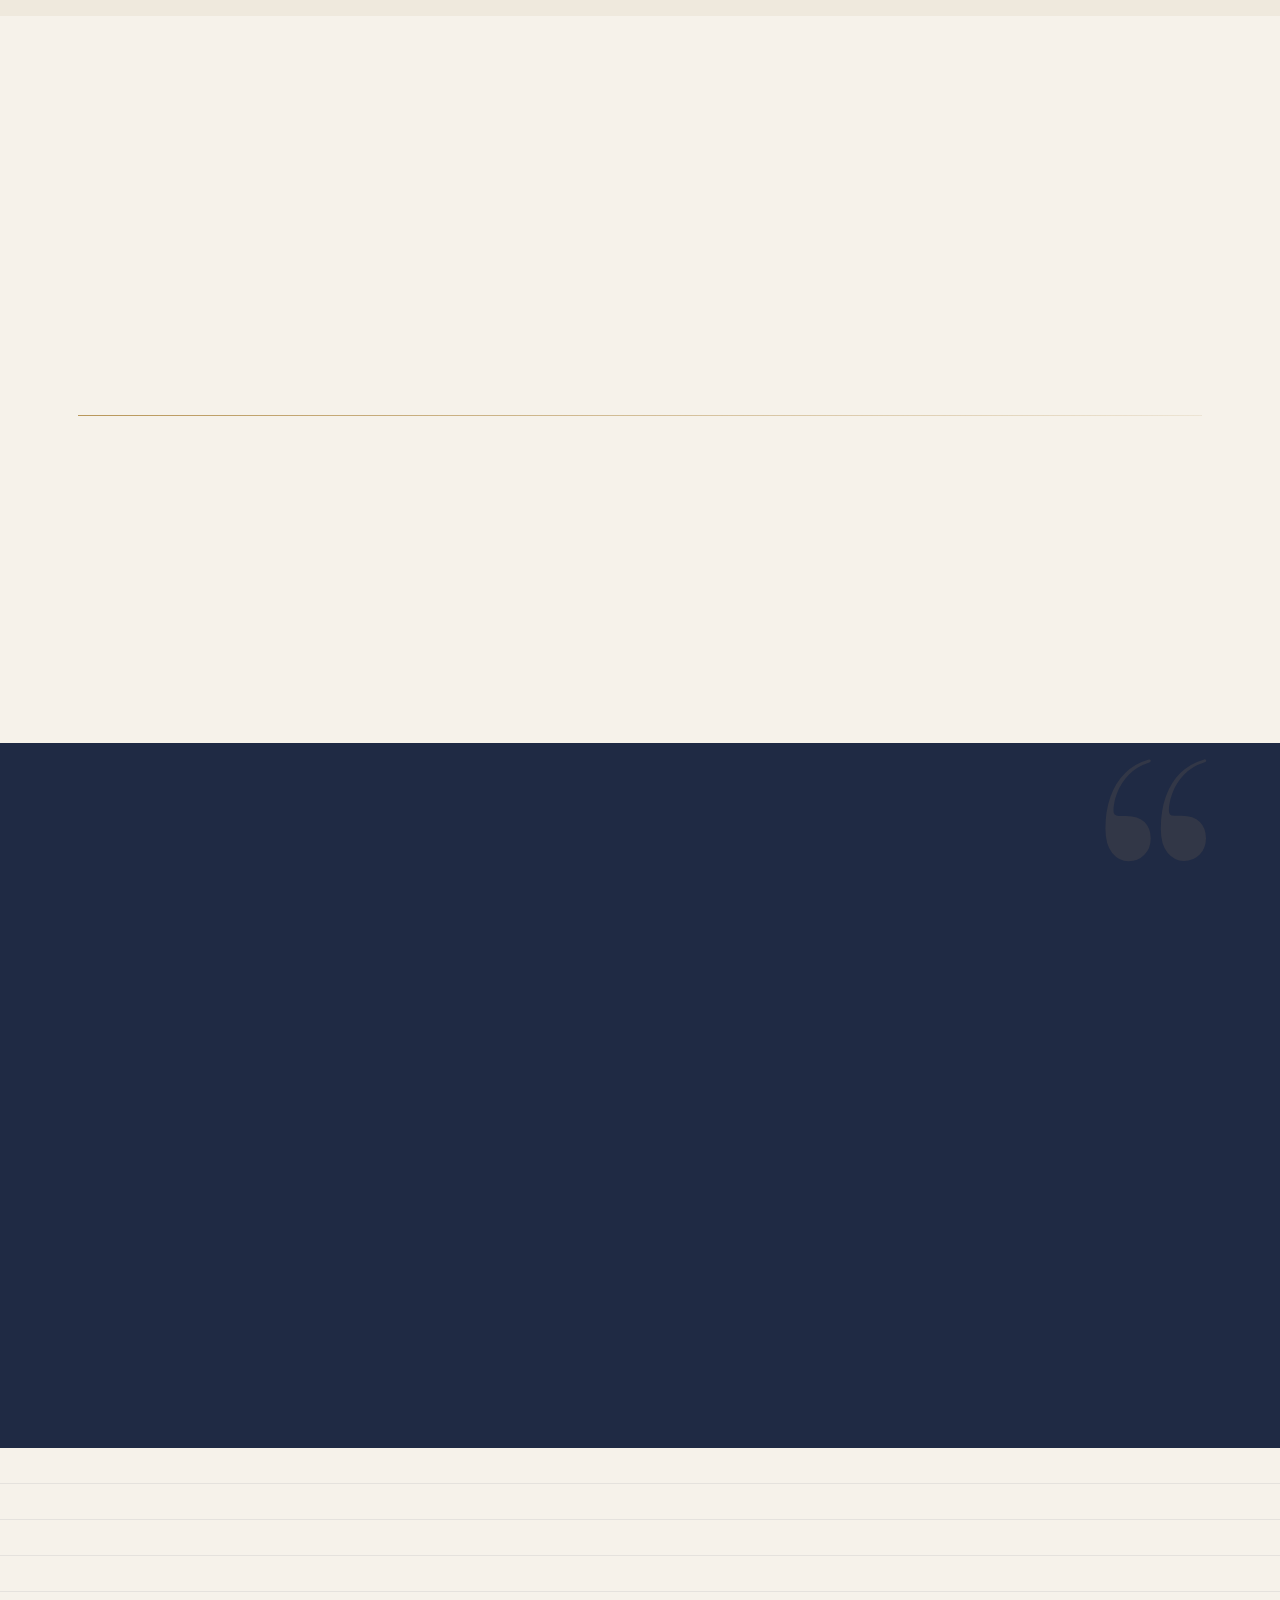
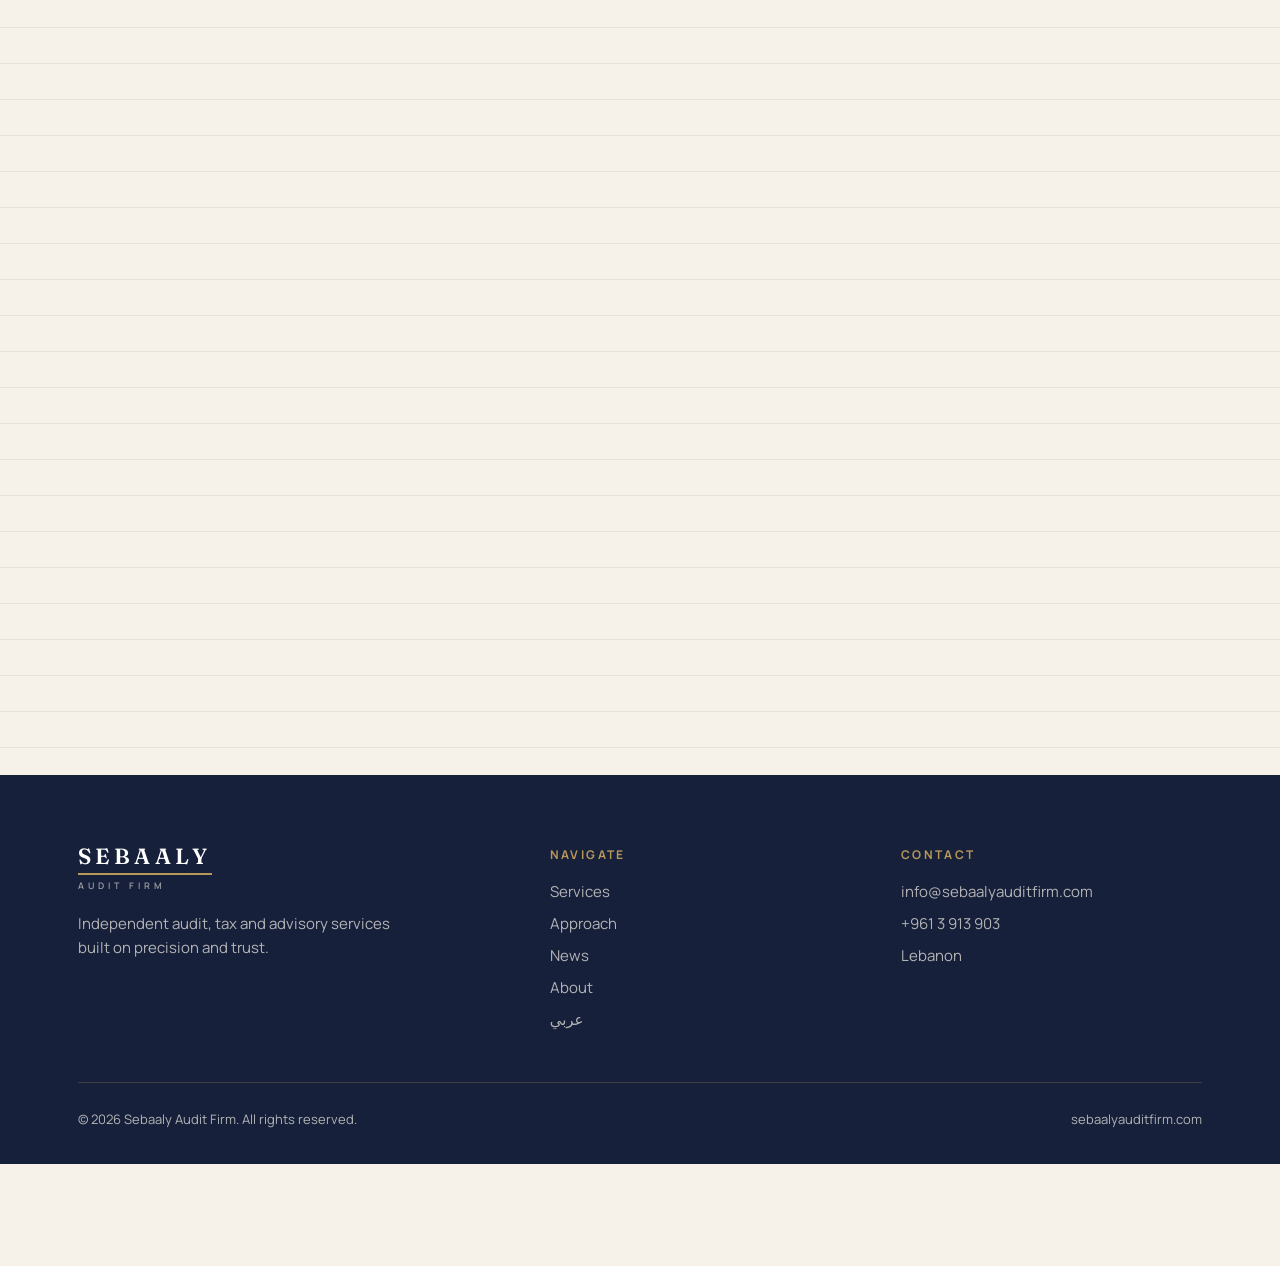
<file: services.html>
<!DOCTYPE html><html><head><meta charset="UTF-8"><meta http-equiv="refresh" content="0; url=index.html#services"><link rel="canonical" href="index.html#services"><title>Redirecting…</title></head><body><a href="index.html#services">Continue</a></body></html>
</file>
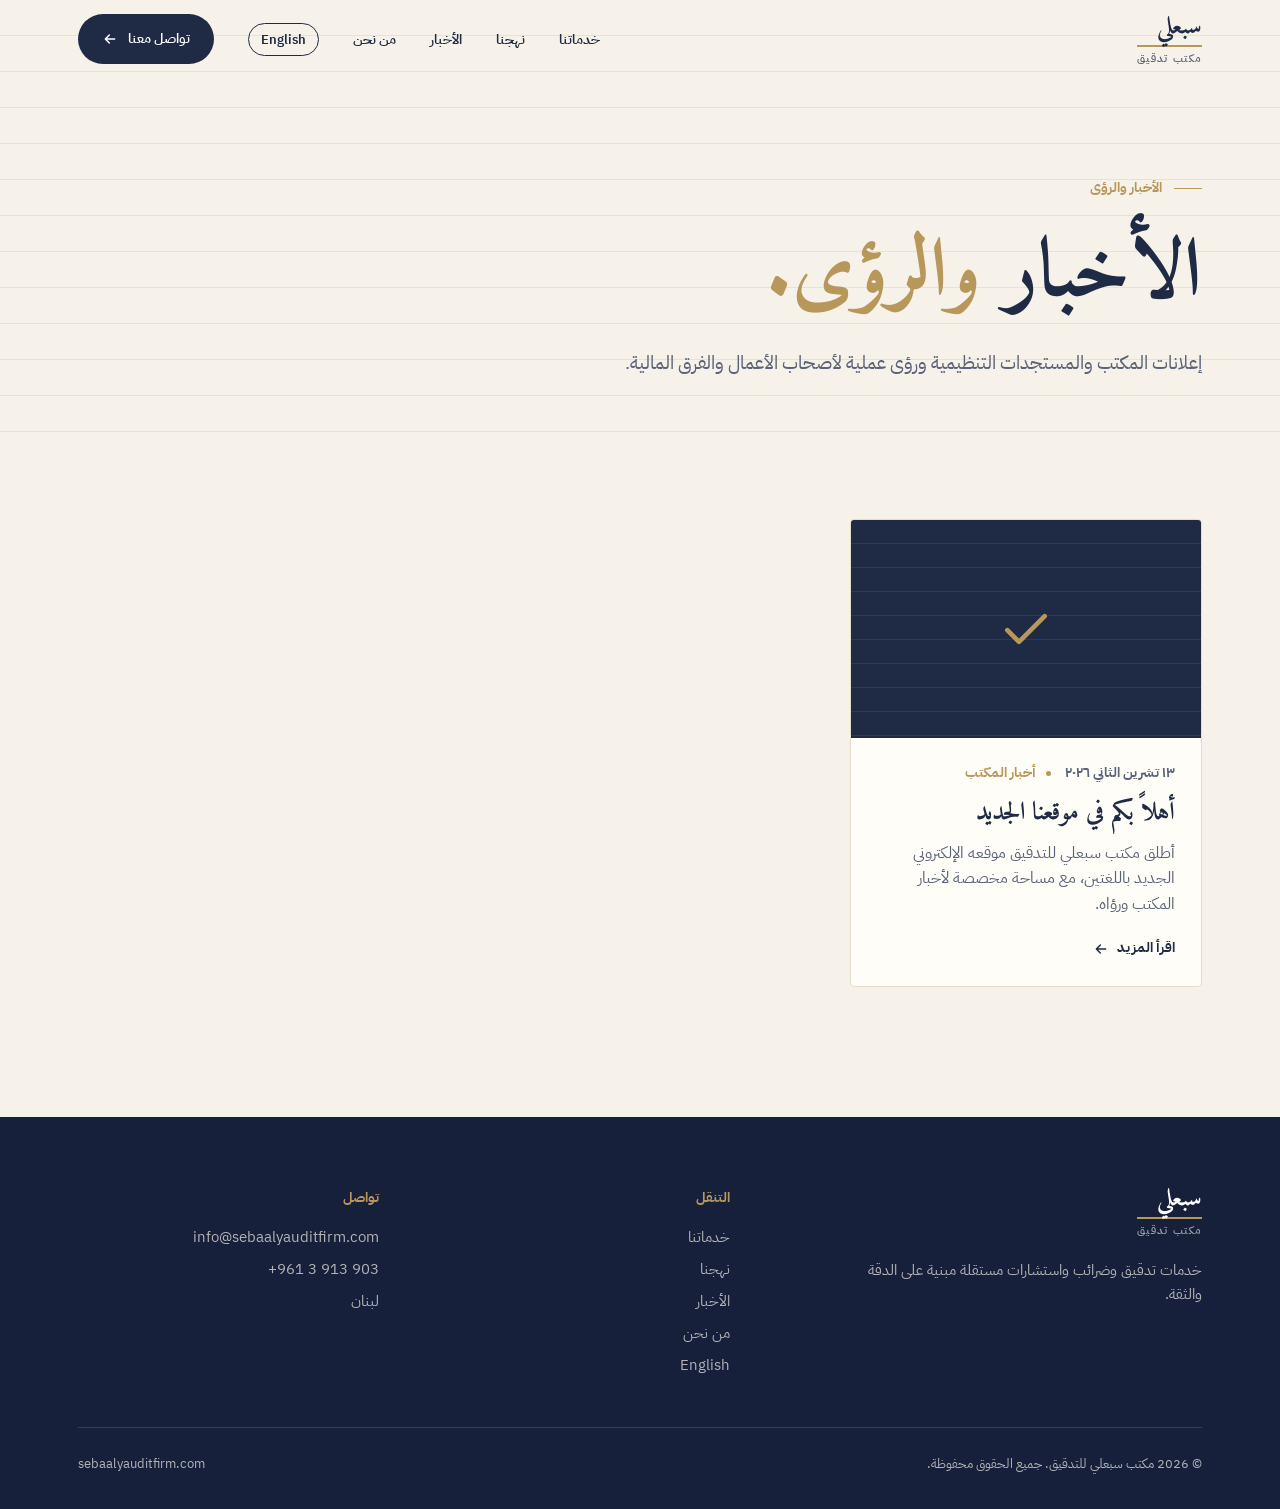
<file: ar/news.html>
<!DOCTYPE html>
<html lang="ar" dir="rtl">
<head>
<meta charset="UTF-8">
<meta name="viewport" content="width=device-width, initial-scale=1.0">
<title>الأخبار والرؤى | مكتب سبعلي للتدقيق</title>
<meta name="description" content="يقدم مكتب سبعلي للتدقيق خدمات التدقيق الخارجي المستقل والاستشارات الضريبية والرقابة الداخلية والاستشارات المحاسبية.">
<meta property="og:title" content="الأخبار والرؤى | مكتب سبعلي للتدقيق">
<meta property="og:description" content="يقدم مكتب سبعلي للتدقيق خدمات التدقيق الخارجي المستقل والاستشارات الضريبية والرقابة الداخلية والاستشارات المحاسبية.">
<meta name="theme-color" content="#1F2A44">
<link rel="icon" href="data:image/svg+xml,%3Csvg xmlns='http://www.w3.org/2000/svg' viewBox='0 0 64 64'%3E%3Crect width='64' height='64' rx='12' fill='%231F2A44'/%3E%3Cpath d='M16 33l11 11 22-24' fill='none' stroke='%23B8975A' stroke-width='6' stroke-linecap='round' stroke-linejoin='round'/%3E%3C/svg%3E">
<link rel="preconnect" href="https://fonts.googleapis.com">
<link rel="preconnect" href="https://fonts.gstatic.com" crossorigin>
<link href="https://fonts.googleapis.com/css2?family=Amiri:wght@400;700&family=IBM+Plex+Sans+Arabic:wght@400;500;600;700&family=Fraunces:opsz,wght@9..144,500;9..144,600&display=swap" rel="stylesheet">
<link rel="stylesheet" href="../styles.css">
<meta name="robots" content="index,follow">
</head>
<body data-root="../">

<header class="site-header">
  <div class="wrap nav">
    <a href="index.html#top" class="wordmark" aria-label="Sebaaly Audit Firm"><b>سبعلي</b><span>مكتب تدقيق</span></a>
    <button class="toggle" aria-label="Menu" aria-expanded="false"><span></span><span></span><span></span></button>
    <ul class="menu">
      <li><a href="index.html#services">خدماتنا</a></li><li><a href="index.html#approach">نهجنا</a></li><li><a href="index.html#news">الأخبار</a></li><li><a href="index.html#about">من نحن</a></li>
      <li><a href="../news.html" class="lang" lang="en">English</a></li>
      <li><a href="index.html#contact" class="btn">تواصل معنا <svg class="arr" width="16" height="16" viewBox="0 0 24 24" fill="none" stroke="currentColor" stroke-width="2.2" stroke-linecap="round" stroke-linejoin="round"><path d="M5 12h14M13 6l6 6-6 6"/></svg></a></li>
    </ul>
  </div>
</header>

<main id="top">
<section class="news-hero ledger-bg">
  <div class="wrap">
    <span class="eyebrow">الأخبار والرؤى</span>
    <h1>الأخبار <em>والرؤى.</em></h1>
    <p class="lead">إعلانات المكتب والمستجدات التنظيمية ورؤى عملية لأصحاب الأعمال والفرق المالية.</p>
  </div>
</section>
<section class="news-page"><div class="wrap"><div id="news-root" data-mode="page"><p class="news-loading">…</p></div></div></section>
</main>

<footer>
  <div class="wrap">
    <div class="foot-grid">
      <div><a href="index.html#top" class="wordmark"><b>سبعلي</b><span>مكتب تدقيق</span></a><p>خدمات تدقيق وضرائب واستشارات مستقلة مبنية على الدقة والثقة.</p></div>
      <div><h5>التنقل</h5><ul><li><a href="index.html#services">خدماتنا</a></li><li><a href="index.html#approach">نهجنا</a></li><li><a href="index.html#news">الأخبار</a></li><li><a href="index.html#about">من نحن</a></li><li><a href="../news.html">English</a></li></ul></div>
      <div><h5>تواصل</h5><ul>
        <li><a href="mailto:info@sebaalyauditfirm.com">info@sebaalyauditfirm.com</a></li>
        <li><a href="tel:+9613913903" class="ltr">+961 3 913 903</a></li>
        <li>لبنان</li></ul></div>
    </div>
    <div class="foot-bottom"><span>&copy; <span id="yr">2026</span> مكتب سبعلي للتدقيق. جميع الحقوق محفوظة.</span><span>sebaalyauditfirm.com</span></div>
  </div>
</footer>
<script>window.NEWS_I18N={"n_read": "اقرأ المزيد", "n_back": "كل الأخبار", "n_empty": "لا توجد أخبار بعد — تابعونا قريباً.", "n_notfound": "تعذّر العثور على هذا المقال.", "n_all": "عرض كل الأخبار"};</script>
<script src="../main.js"></script>
<script src="../news.js"></script>
</body>
</html>
</file>
<file: styles.css>
:root{
  --navy:#1F2A44;--navy-2:#16203A;--ink:#1B2233;--gold:#B8975A;--gold-2:#D4B97F;
  --paper:#F6F2EA;--paper-2:#EFE9DD;--rule:rgba(31,42,68,.08);--muted:#5A6378;
  --serif:"Fraunces",Georgia,serif;--sans:"Manrope",system-ui,sans-serif;
  --radius:4px;--max:1180px;
}
html[lang="ar"]{--serif:"Amiri",serif;--sans:"IBM Plex Sans Arabic",system-ui,sans-serif}
*{box-sizing:border-box;margin:0;padding:0}
html{scroll-behavior:smooth}
body{font-family:var(--sans);color:var(--ink);background:var(--paper);line-height:1.6;font-size:17px;-webkit-font-smoothing:antialiased;overflow-x:hidden}
a{color:inherit}
img,svg{display:block}
.wrap{max-width:var(--max);margin:0 auto;padding:0 28px}
.ledger-bg{background-image:repeating-linear-gradient(to bottom,transparent 0 35px,var(--rule) 35px 36px)}
.eyebrow{font-size:12px;letter-spacing:.28em;text-transform:uppercase;color:var(--gold);font-weight:700;display:inline-flex;align-items:center;gap:12px}
html[lang="ar"] .eyebrow{letter-spacing:0;font-size:14px}
.eyebrow::before{content:"";width:28px;height:1px;background:var(--gold)}
h1,h2,h3{font-family:var(--serif);font-weight:500;color:var(--navy);line-height:1.08;letter-spacing:-.01em}
html[lang="ar"] h1,html[lang="ar"] h2,html[lang="ar"] h3{line-height:1.35;font-weight:700;letter-spacing:0}
h2{font-size:clamp(34px,4.6vw,58px)}
em{font-style:italic;color:var(--gold)}
html[lang="ar"] em{font-style:normal}

/* header */
.site-header{position:fixed;inset:0 0 auto 0;z-index:50;transition:background .3s,box-shadow .3s}
.site-header.scrolled{background:rgba(246,242,234,.92);backdrop-filter:blur(10px);box-shadow:0 1px 0 var(--rule)}
.nav{display:flex;align-items:center;justify-content:space-between;height:78px}
.wordmark{text-decoration:none;display:inline-flex;flex-direction:column;line-height:1}
.wordmark b{font-family:"Fraunces",Georgia,serif;font-size:22px;letter-spacing:.2em;color:var(--navy);font-weight:600;padding-bottom:6px;border-bottom:2px solid var(--gold)}
.wordmark span{font-size:9px;letter-spacing:.45em;color:var(--muted);margin-top:6px;font-weight:600}
html[lang="ar"] .wordmark b{font-family:"Amiri",serif;letter-spacing:0;font-size:24px}
html[lang="ar"] .wordmark span{letter-spacing:.1em;font-size:11px}
.menu{display:flex;align-items:center;gap:34px;list-style:none}
.menu a{text-decoration:none;font-size:14px;font-weight:600;color:var(--navy);position:relative}
.menu a:not(.btn)::after{content:"";position:absolute;inset:auto 0 -6px 0;height:1px;background:var(--gold);transform:scaleX(0);transition:transform .3s}
.menu a:not(.btn):hover::after{transform:scaleX(1)}
.lang{border:1px solid var(--navy);padding:6px 12px;border-radius:999px;font-size:13px!important}
.toggle{display:none;background:none;border:0;width:40px;height:40px;cursor:pointer}
.toggle span{display:block;height:2px;background:var(--navy);margin:6px 8px;transition:.3s}
.btn{display:inline-flex;align-items:center;gap:10px;background:var(--navy);color:#fff!important;text-decoration:none;padding:14px 24px;border-radius:999px;font-weight:700;font-size:15px;border:0;cursor:pointer;font-family:inherit;transition:background .25s,transform .25s}
.btn:hover{background:var(--gold);transform:translateY(-2px)}
.btn .arr{transition:transform .25s}
.btn:hover .arr{transform:translateX(4px)}
html[dir="rtl"] .btn .arr{transform:scaleX(-1)}
html[dir="rtl"] .btn:hover .arr{transform:scaleX(-1) translateX(4px)}
.btn.ghost{background:transparent;color:var(--navy)!important;box-shadow:inset 0 0 0 1px var(--navy)}
.btn.ghost:hover{background:var(--navy);color:#fff!important}

/* hero */
.hero{min-height:100vh;padding:140px 0 80px;display:flex;align-items:center;position:relative}
.hero-grid{display:grid;grid-template-columns:1.15fr .85fr;gap:70px;align-items:center}
.hero h1{font-size:clamp(46px,7vw,96px);margin:22px 0 26px}
.hero p.lead{font-size:19px;color:var(--muted);max-width:540px;margin-bottom:38px}
.hero-ctas{display:flex;gap:14px;flex-wrap:wrap}
.margin-note{position:absolute;inset-inline-start:28px;bottom:36px;font-size:12px;color:var(--muted);letter-spacing:.2em;text-transform:uppercase;display:flex;align-items:center;gap:12px}
.margin-note i{width:1px;height:40px;background:var(--gold);animation:drip 2s infinite}
@keyframes drip{0%{transform:scaleY(0);transform-origin:top}50%{transform:scaleY(1);transform-origin:top}51%{transform-origin:bottom}100%{transform:scaleY(0);transform-origin:bottom}}

/* working paper card */
.tilt{transform:rotate(-1.4deg)}
html[dir="rtl"] .tilt{transform:rotate(1.4deg)}
.paper{background:#FFFDF8;border:1px solid #E4DCCB;box-shadow:0 30px 60px -30px rgba(31,42,68,.35),0 2px 0 #E9E2D2,0 4px 0 #F2ECE0;border-radius:var(--radius);padding:30px 30px 34px;position:relative}
.paper::before{content:"";position:absolute;inset:0 auto 0 52px;width:1px;background:rgba(200,80,80,.25)}
html[dir="rtl"] .paper::before{inset:0 52px 0 auto}
.paper-head{display:flex;justify-content:space-between;font-size:11px;letter-spacing:.18em;text-transform:uppercase;color:var(--muted);padding-inline-start:36px;margin-bottom:6px}
html[lang="ar"] .paper-head{letter-spacing:0;font-size:13px}
.paper h4{font-family:var(--serif);font-weight:500;color:var(--navy);font-size:22px;padding-inline-start:36px;margin-bottom:18px}
.row{display:grid;grid-template-columns:36px 1fr auto;align-items:center;height:44px;border-bottom:1px solid var(--rule);font-size:15px}
.row .amt{font-variant-numeric:tabular-nums;font-family:"Fraunces",serif;color:var(--navy)}
.tick{width:22px;height:22px;stroke:var(--gold);stroke-width:2.4;fill:none;stroke-linecap:round;stroke-linejoin:round}
.tick path{stroke-dasharray:30;stroke-dashoffset:30}
.row.on .tick path{animation:draw .5s forwards}
@keyframes draw{to{stroke-dashoffset:0}}
.row.total{border-bottom:3px double var(--navy);font-weight:700}
.stamp{position:absolute;inset-inline-end:-52px;bottom:-104px;width:150px;height:150px;border:3px solid var(--gold);border-radius:50%;display:grid;place-items:center;text-align:center;color:var(--gold);font-weight:800;letter-spacing:.2em;font-size:11px;background:rgba(255,253,248,.85);transform:rotate(-14deg) scale(2.2);opacity:0;transition:transform .45s cubic-bezier(.2,1.6,.4,1),opacity .2s}
.stamp::before{content:"";position:absolute;inset:7px;border:1px solid var(--gold);border-radius:50%}
.stamp strong{display:block;font-family:"Fraunces",serif;font-size:24px;letter-spacing:.06em;color:var(--navy);margin:4px 0}
html[lang="ar"] .stamp{letter-spacing:0;font-size:13px}
html[lang="ar"] .stamp strong{font-family:"Amiri",serif}
.stamp.on{opacity:1;transform:rotate(-14deg) scale(1)}

/* marquee */
.marquee{background:var(--navy);color:var(--paper);overflow:hidden;padding:22px 0;border-block:1px solid var(--gold)}
.marquee-track{display:flex;gap:56px;width:max-content;animation:scroll 34s linear infinite;font-family:var(--serif);font-size:28px;font-style:italic}
html[lang="ar"] .marquee-track{font-style:normal}
html[dir="rtl"] .marquee-track{animation-name:scroll-rtl}
.marquee-track span{display:inline-flex;align-items:center;gap:56px;white-space:nowrap}
.marquee-track span::after{content:"✓";color:var(--gold);font-style:normal;font-size:20px}
@keyframes scroll{to{transform:translateX(-50%)}}
@keyframes scroll-rtl{to{transform:translateX(50%)}}

section{padding:130px 0}
.sec-head{display:grid;grid-template-columns:1fr 1fr;gap:60px;align-items:end;margin-bottom:70px}
.sec-head p{color:var(--muted);font-size:18px}
.sec-head h2{margin-top:18px}

/* services index */
.svc{border-top:1px solid var(--navy)}
.svc details{border-bottom:1px solid rgba(31,42,68,.18)}
.svc summary{list-style:none;cursor:pointer;display:grid;grid-template-columns:90px 1fr auto;align-items:center;gap:20px;padding:30px 0;transition:padding .3s}
.svc summary::-webkit-details-marker{display:none}
.svc .num{font-family:"Fraunces",serif;font-size:15px;color:var(--gold);font-weight:600;letter-spacing:.1em}
.svc h3{font-size:clamp(26px,3.4vw,44px);transition:transform .35s,color .3s}
.svc summary:hover h3{transform:translateX(14px);color:var(--gold)}
html[dir="rtl"] .svc summary:hover h3{transform:translateX(-14px)}
.svc .plus{width:46px;height:46px;border:1px solid var(--navy);border-radius:50%;position:relative;transition:transform .35s,background .3s}
.svc .plus::before,.svc .plus::after{content:"";position:absolute;inset:50% 13px auto;height:1.5px;background:var(--navy);transform:translateY(-50%)}
.svc .plus::after{transform:translateY(-50%) rotate(90deg);transition:transform .35s}
.svc details[open] .plus{background:var(--navy)}
.svc details[open] .plus::before,.svc details[open] .plus::after{background:#fff}
.svc details[open] .plus::after{transform:translateY(-50%) rotate(0)}
.svc .body{display:grid;grid-template-columns:90px 1fr 1fr;gap:20px;padding:0 0 36px}
.svc .body p{color:var(--muted);font-size:17px;max-width:520px}
.svc .body .short{color:var(--navy);font-family:var(--serif);font-size:21px;font-style:italic}
html[lang="ar"] .svc .body .short{font-style:normal}
.svc-foot{display:flex;justify-content:space-between;align-items:center;gap:30px;margin-top:50px;flex-wrap:wrap}
.svc-foot p{max-width:560px;color:var(--muted)}
.svc-foot b{color:var(--navy);font-family:var(--serif);font-size:22px;font-weight:500;display:block;margin-bottom:4px}

/* tickmark legend */
.legend-sec{background:var(--paper-2)}
.legend{background:#FFFDF8;border:1px solid #E4DCCB;padding:56px;display:grid;grid-template-columns:.9fr 1.1fr;gap:60px;position:relative}
.legend::after{content:"";position:absolute;inset:14px;border:1px dashed rgba(184,151,90,.45);pointer-events:none}
.legend-intro p{color:var(--muted);margin-top:22px}
.legend-intro small{display:block;margin-top:30px;font-size:12px;letter-spacing:.2em;text-transform:uppercase;color:var(--gold);font-weight:700}
html[lang="ar"] .legend-intro small{letter-spacing:0;font-size:14px}
.marks{list-style:none;display:grid;gap:0}
.marks li{display:grid;grid-template-columns:64px 1fr;gap:20px;padding:24px 0;border-bottom:1px solid var(--rule);align-items:start}
.marks li:last-child{border:0}
.mark{width:52px;height:52px;border-radius:50%;display:grid;place-items:center;background:var(--paper);border:1px solid #E4DCCB}
.mark svg{width:26px;height:26px;stroke:var(--gold);stroke-width:2.2;fill:none;stroke-linecap:round;stroke-linejoin:round}
.marks h3{font-size:24px;margin-bottom:4px}
.marks p{color:var(--muted);font-size:16px}

/* process */
.steps{display:grid;grid-template-columns:repeat(4,1fr);gap:0;counter-reset:s;position:relative}
.steps::before{content:"";position:absolute;inset:27px 0 auto 0;height:1px;background:linear-gradient(90deg,var(--gold),rgba(184,151,90,.15))}
html[dir="rtl"] .steps::before{background:linear-gradient(-90deg,var(--gold),rgba(184,151,90,.15))}
.step{padding-inline-end:30px;position:relative}
.step .dot{width:56px;height:56px;border-radius:50%;background:var(--paper);border:1px solid var(--gold);display:grid;place-items:center;font-family:"Fraunces",serif;color:var(--navy);font-weight:600;margin-bottom:28px;position:relative;transition:background .3s,color .3s}
.step:hover .dot{background:var(--navy);color:var(--gold)}
.step h3{font-size:26px;margin-bottom:10px}
.step p{color:var(--muted);font-size:16px}

/* quote */
.quote{background:var(--navy);color:var(--paper);position:relative;overflow:hidden}
.quote .wrap{position:relative}
.quote .big{position:absolute;inset-inline-end:10px;top:-150px;font-family:"Fraunces",serif;font-size:420px;color:rgba(184,151,90,.12);line-height:1;pointer-events:none}
.quote blockquote{font-family:var(--serif);font-size:clamp(30px,4.2vw,54px);line-height:1.2;max-width:980px;color:#fff;font-weight:400}
html[lang="ar"] .quote blockquote{line-height:1.6}
.quote blockquote em{color:var(--gold-2)}
.quote .about-cols{display:grid;grid-template-columns:1fr 1fr;gap:60px;margin-top:70px;color:rgba(246,242,234,.75);font-size:17px;border-top:1px solid rgba(184,151,90,.4);padding-top:40px}
.quote .eyebrow{margin-bottom:30px}

/* contact */
.contact-grid{display:grid;grid-template-columns:.9fr 1.1fr;gap:70px;align-items:start}
.contact-grid h2{margin:18px 0 22px}
.contact-grid > div > p{color:var(--muted);font-size:18px}
.lines{margin-top:46px;border-top:1px solid var(--navy)}
.lines a{display:flex;justify-content:space-between;align-items:center;gap:20px;padding:26px 0;border-bottom:1px solid rgba(31,42,68,.18);text-decoration:none;transition:padding .3s,color .3s}
.lines a:hover{padding-inline-start:12px;color:var(--gold)}
.lines small{font-size:12px;letter-spacing:.2em;text-transform:uppercase;color:var(--muted);font-weight:700}
html[lang="ar"] .lines small{letter-spacing:0;font-size:14px}
.lines span{font-family:"Fraunces",serif;font-size:clamp(20px,2.4vw,28px);color:var(--navy);direction:ltr}
form.paper{transform:none!important;padding:44px 44px 44px 84px}
html[dir="rtl"] form.paper{padding:44px 84px 44px 44px}
.field{position:relative;margin-bottom:8px}
.field label{display:block;font-size:12px;letter-spacing:.18em;text-transform:uppercase;font-weight:700;color:var(--muted);padding-top:14px}
html[lang="ar"] .field label{letter-spacing:0;font-size:14px}
.field input,.field textarea{width:100%;border:0;border-bottom:1px solid rgba(31,42,68,.25);background:transparent;font:inherit;font-size:18px;color:var(--navy);padding:10px 0 12px;outline:none;transition:border-color .3s;resize:vertical}
.field input:focus,.field textarea:focus{border-color:var(--gold)}
.form-foot{display:flex;justify-content:space-between;align-items:center;margin-top:30px;gap:20px;flex-wrap:wrap}
.form-foot small{color:var(--muted);font-size:13px}

footer{background:var(--navy-2);color:rgba(246,242,234,.7);padding:70px 0 34px;font-size:15px}
.foot-grid{display:grid;grid-template-columns:1.4fr 1fr 1fr;gap:50px;padding-bottom:50px;border-bottom:1px solid rgba(184,151,90,.25)}
footer .wordmark b{color:#fff}
footer .wordmark span{color:rgba(246,242,234,.6)}
footer p{margin-top:22px;max-width:340px}
footer h5{font-size:12px;letter-spacing:.2em;text-transform:uppercase;color:var(--gold);margin-bottom:16px}
html[lang="ar"] footer h5{letter-spacing:0;font-size:14px}
footer ul{list-style:none;display:grid;gap:8px}
footer a{text-decoration:none;transition:color .2s}
footer a:hover{color:var(--gold)}
.foot-bottom{display:flex;justify-content:space-between;padding-top:26px;font-size:13px;flex-wrap:wrap;gap:10px}
.ltr{direction:ltr;unicode-bidi:isolate;display:inline-block}

/* reveal */
.rv{opacity:0;transform:translateY(28px);transition:opacity .9s ease,transform .9s cubic-bezier(.2,.7,.2,1)}
.rv.in{opacity:1;transform:none}
.d1{transition-delay:.1s}.d2{transition-delay:.2s}.d3{transition-delay:.3s}

@media (max-width:960px){
  .hero-grid,.sec-head,.legend,.contact-grid,.quote .about-cols,.foot-grid{grid-template-columns:1fr}
  .hero-grid{gap:60px}
  .steps{grid-template-columns:1fr 1fr;row-gap:50px}
  .steps::before{display:none}
  .svc .body{grid-template-columns:1fr;padding-inline-start:0}
  .svc summary{grid-template-columns:50px 1fr auto}
  .legend{padding:36px 26px}
  section{padding:90px 0}
  .toggle{display:block}
  .menu{position:fixed;inset:78px 0 auto 0;background:var(--paper);flex-direction:column;align-items:flex-start;gap:0;padding:10px 28px 26px;box-shadow:0 20px 30px -20px rgba(0,0,0,.2);transform:translateY(-10px);opacity:0;pointer-events:none;transition:.3s}
  .menu li{width:100%;border-bottom:1px solid var(--rule)}
  .menu li:last-child{border:0;padding-top:16px}
  .menu a:not(.btn){display:block;padding:16px 0;font-size:17px}
  .menu.open{transform:none;opacity:1;pointer-events:auto}
  .toggle.open span:nth-child(1){transform:translateY(8px) rotate(45deg)}
  .toggle.open span:nth-child(2){opacity:0}
  .toggle.open span:nth-child(3){transform:translateY(-8px) rotate(-45deg)}
  .margin-note{display:none}
  form.paper,html[dir="rtl"] form.paper{padding:34px 26px 34px 70px}
  html[dir="rtl"] form.paper{padding:34px 70px 34px 26px}
}
@media (max-width:560px){.steps{grid-template-columns:1fr}.paper{padding:24px 18px}.stamp{width:116px;height:116px;inset-inline-end:-8px;bottom:-70px}.stamp strong{font-size:19px}.hero-grid>div:last-child{margin-bottom:50px}}
@media (prefers-reduced-motion:reduce){*{animation:none!important;transition:none!important}.rv{opacity:1;transform:none}.tick path{stroke-dashoffset:0}.stamp{opacity:1;transform:rotate(-14deg)}}

/* news */
.ngrid{display:grid;grid-template-columns:repeat(3,1fr);gap:34px}
.ncard{text-decoration:none;display:flex;flex-direction:column;background:#FFFDF8;border:1px solid #E4DCCB;border-radius:var(--radius);overflow:hidden;transition:transform .35s,box-shadow .35s}
.ncard:hover{transform:translateY(-6px);box-shadow:0 26px 50px -30px rgba(31,42,68,.45)}
.nimg{aspect-ratio:16/10;overflow:hidden;background:var(--navy)}
.nimg img,.nhero img{width:100%;height:100%;object-fit:cover;transition:transform .6s}
.ncard:hover .nimg img{transform:scale(1.05)}
.ph{display:grid;place-items:center;background:var(--navy) repeating-linear-gradient(to bottom,transparent 0 23px,rgba(184,151,90,.14) 23px 24px)}
.ph svg{width:56px;height:56px;stroke:var(--gold);stroke-width:2;fill:none;stroke-linecap:round;stroke-linejoin:round}
.nmeta{display:flex;gap:14px;align-items:center;font-size:12px;letter-spacing:.14em;text-transform:uppercase;font-weight:700;color:var(--muted);flex-wrap:wrap}
html[lang="ar"] .nmeta{letter-spacing:0;font-size:14px}
.nmeta span{color:var(--gold)}
.nmeta span::before{content:"";display:inline-block;width:5px;height:5px;border-radius:50%;background:var(--gold);margin-inline-end:10px;vertical-align:middle}
.ncard .nmeta{padding:24px 26px 0}
.ncard h3{font-size:25px;padding:12px 26px 0;line-height:1.2}
.ncard p{color:var(--muted);font-size:16px;padding:10px 26px 0;flex:1}
.nread{display:inline-flex;align-items:center;gap:8px;padding:20px 26px 26px;font-weight:700;font-size:14px;color:var(--navy)}
.ncard:hover .nread{color:var(--gold)}
html[dir="rtl"] .nread .arr{transform:scaleX(-1)}
.news-more{margin-top:46px;display:flex;justify-content:center}
.news-hero{padding:170px 0 70px}
.news-hero h1{font-size:clamp(46px,6.4vw,84px);margin:20px 0 18px}
.news-hero .lead{font-size:19px;color:var(--muted);max-width:620px}
.news-page{padding:70px 0 130px}
.nempty{font-size:19px;color:var(--muted);padding:40px 0}
.nempty a{color:var(--gold)}
.narticle{max-width:760px;margin:0 auto;padding-top:70px}
.nback{display:inline-flex;align-items:center;gap:10px;text-decoration:none;font-weight:700;font-size:14px;color:var(--navy);margin-bottom:40px}
.nback .arr{transform:scaleX(-1)}
html[dir="rtl"] .nback .arr{transform:none}
.nback:hover{color:var(--gold)}
.narticle h1{font-size:clamp(36px,5vw,60px);margin:18px 0 20px}
.nlead{font-family:var(--serif);font-size:23px;color:var(--navy);line-height:1.5;font-style:italic;margin-bottom:36px}
html[lang="ar"] .nlead{font-style:normal}
.nhero{aspect-ratio:16/9;overflow:hidden;border-radius:var(--radius);margin-bottom:44px}
.nbody{font-size:18px;line-height:1.8;color:var(--ink);border-top:1px solid var(--rule);padding-top:36px}
.nbody p,.nbody ul{margin-bottom:22px}
.nbody ul{padding-inline-start:22px}
.nbody h2{font-size:30px;margin:40px 0 16px}
.nbody a{color:var(--gold);text-underline-offset:3px}
@media (max-width:960px){.ngrid{grid-template-columns:1fr 1fr}}
@media (max-width:640px){.ngrid{grid-template-columns:1fr}.news-hero{padding:130px 0 40px}}
</file>
